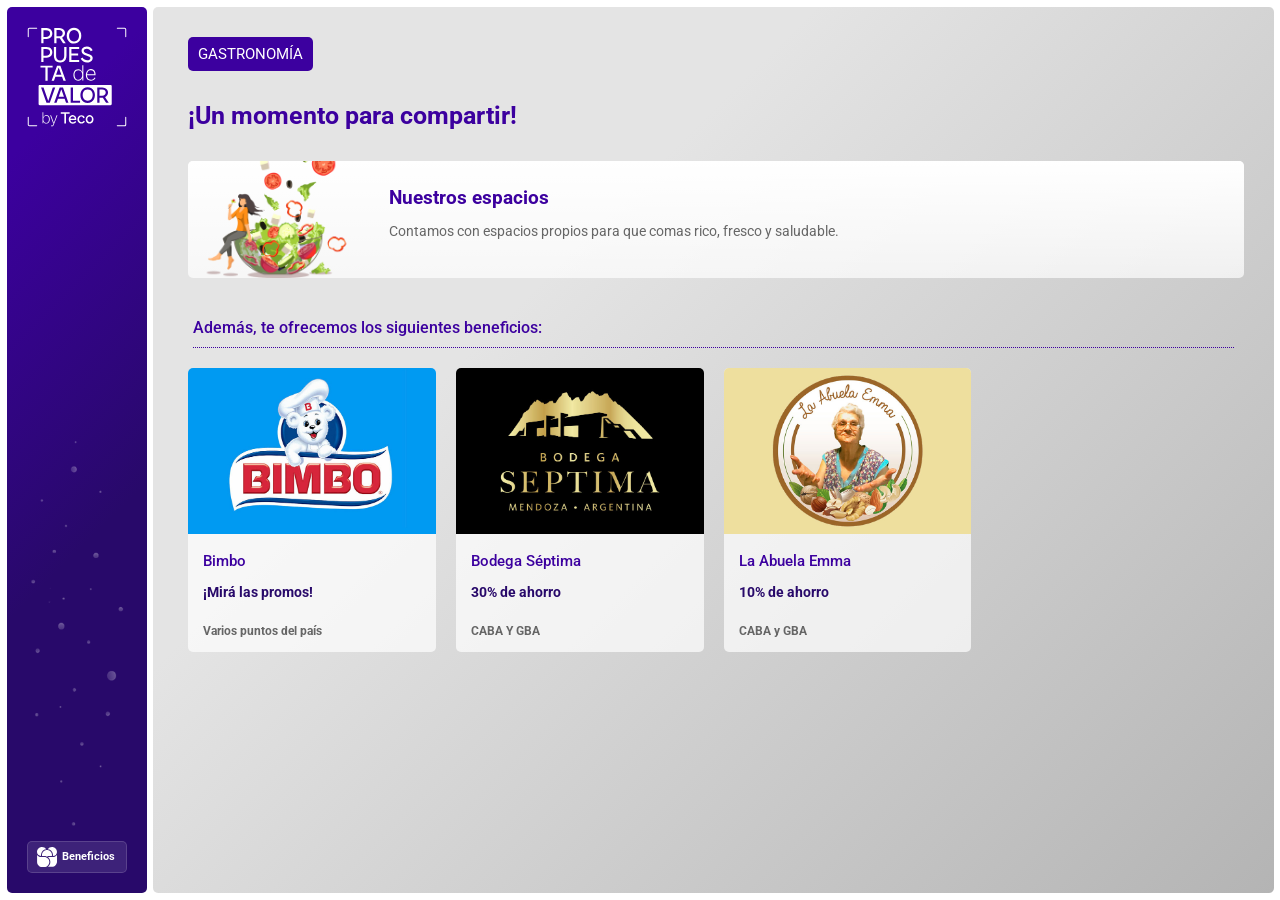
<file: categorias/gastronomia.html>
﻿<!DOCTYPE html>
<html lang="es" xmlns:mso="urn:schemas-microsoft-com:office:office"
    xmlns:msdt="uuid:C2F41010-65B3-11d1-A29F-00AA00C14882">

<head>
    <meta charset="UTF-8" />
    <meta content="width=device-width,initial-scale=1.0,maximum-scale=1.0" name="viewport">
    <title>Gastronomía :: Propuesta de Valor</title>
    <link rel="shortcut icon" type="image/x-icon" href="../assets/img/favicon.ico">
    <link rel="stylesheet" href="../assets/css/core.min.css" />
    <link rel="stylesheet" href="../assets/css/skin.css" />
    <link rel="stylesheet" href="../assets/css/pdv-beneficios.css" />
    <link rel="stylesheet" href="../assets/css/themify-icons.css" />
    <link rel="stylesheet" href="../assets/fonts/pulso/pulso.css">

    <!--[if lt IE 9]>
        <script type="text/javascript" src="http://html5shiv.googlecode.com/svn/trunk/html5.js"></script>
    <![endif]-->

    <!-- Global site tag (gtag.js) - Google Analytics -->
    <script async src="https://www.googletagmanager.com/gtag/js?id=UA-168668867-1"></script>
    <script>
        window.dataLayer = window.dataLayer || [];
        function gtag() {dataLayer.push(arguments);}
        gtag('js', new Date());

        gtag('config', 'UA-168668867-1');
    </script>

    <!-- Google Tag Manager -->
    <script>(function (w, d, s, l, i) {
            w[l] = w[l] || []; w[l].push({
                'gtm.start':
                    new Date().getTime(), event: 'gtm.js'
            }); var f = d.getElementsByTagName(s)[0],
                j = d.createElement(s), dl = l != 'dataLayer' ? '&l=' + l : ''; j.async = true; j.src =
                    'https://www.googletagmanager.com/gtm.js?id=' + i + dl; f.parentNode.insertBefore(j, f);
        })(window, document, 'script', 'dataLayer', 'GTM-NRTBZH9');</script>
    <!-- End Google Tag Manager -->

</head>

<body id="gastronomia">

    <!-- Google Tag Manager (noscript) -->
    <noscript><iframe src="https://www.googletagmanager.com/ns.html?id=GTM-NRTBZH9" height="0" width="0"
            style="display:none;visibility:hidden"></iframe></noscript>
    <!-- End Google Tag Manager (noscript) -->

    <div class="wrapper reveal-side-navigation">
        <div class="wrapper-inner">

            <!-- Content -->
            <div class="content clearfix">

                <div class="row-fluid">
                    <div class="column width-3 categoria pdv-contenido">
                        <div class="thumbnail" data-hover-easing="easeInOut" data-hover-speed="300">
                            <a class="overlay-link" data-content="inline" data-aux-classes="tml-message-modal"
                                data-toolbar="" data-modal-mode data-modal-width="600" data-lightbox-animation="fadeIn"
                                href="../">
                                <img id="logo-aside" src="../assets/img/propuestaDeValor_logo.svg" />
                                <img id="bg-aside-pdv" src="../assets/img/bg-aside.png" />
                                <object>
                                    <div id="volver">
                                        <img src="../assets/img/btn-volver.svg" /><span>Volver</span>
                                    </div>
                                </object>
                                <object>
                                    <a id="vivaEngage"
                                        href="https://www.yammer.com/teco.com.ar/#/threads/inGroup?type=in_group&feedId=12515587"
                                        target="_blank"
                                        onclick="gtag('event', 'Viva Engage', {'event_category': 'Beneficios', 'event_label': 'Beneficios'});">
                                        <p><img id="logo-aside" src="../assets/img/vivaEngage_logo.svg" />Beneficios</p>
                                    </a>
                                </object>
                            </a>
                        </div>
                    </div>
                    <div class="column width-9 contenido">
                        <div class="thumbnail" data-hover-easing="easeInOut" data-hover-speed="300">
                            <div class="row">
                                <div class="column width-12">
                                    <h3 class="categoria-pill">Gastronomía</h3>
                                </div>
                            </div>
                            <div class="row intro">
                                <div class="column width-12">
                                    <h3>¡Un momento para compartir!</h3>
                                </div>
                            </div>

                            <div class="row">
                                <div class="row banner no-padding">
                                    <div class="column width-12">

                                        <div class="row head">
                                            <div class="column width-2 no-padding">
                                                <img src="gastronomia/comedores/comedores_logo.png" alt="" />
                                            </div>
                                            <div class="column width-8">
                                                <h4>Nuestros espacios</h4>
                                                <p>Contamos con espacios propios para que comas rico, fresco y
                                                    saludable.</p>
                                            </div>
                                        </div>

                                    </div>
                                </div>
                            </div>

                            <div class="row">
                                <div class="column width-12">
                                    <h4 class="separador">Además, te ofrecemos los siguientes beneficios:</h4>
                                </div>
                            </div>
                            <div class="row flex descuentos">

                                <!-- Bimbo -->
                                <div class="column width-2 grilla-base">
                                    <a class="lightbox-link" data-content="inline" data-modal-mode
                                        data-modal-width="600" data-lightbox-animation="fadeIn" href="#bimbo"
                                        onclick="gtag('event', 'Click', {'event_category': 'Gastronomía', 'event_label': 'Bimbo'});">
                                        <div class="grilla-contenido">
                                            <img src="gastronomia/bimbo/bimbo_logo.jpg" alt="" />
                                            <div class="beneficio">
                                                <h4>Bimbo</h4>
                                            </div>
                                            <div class="ahorro">
                                                <h5>¡Mirá las promos!</h5>
                                            </div>
                                            <div class="zona">
                                                <p>Varios puntos del país</p>
                                            </div>
                                        </div>
                                    </a>
                                </div>
                                <!-- modal -->
                                <section id="bimbo" class="background-none hide">
                                    <div class="section-block info">
                                        <div class="row">
                                            <div class="column width-2">
                                                <div class="thumbnail center mb-20">
                                                    <img src="gastronomia/bimbo/bimbo_logo.jpg" />
                                                </div>
                                            </div>
                                            <div class="column width-9 no-padding">
                                                <div class="titulo">
                                                    <h3 class="categoria-pill">Gastronomía</h3>
                                                    <h3>Bimbo</h3>
                                                    <p>¡Descuentos en panificados, dulces, combos y mucho más!</p>
                                                </div>
                                            </div>
                                        </div>
                                    </div>
                                    <div class="section-block detalle">
                                        <div class="row">
                                            <div class="column width-6">
                                                <div class="items">
                                                    <span class="ti-star"></span>
                                                    <p>¡Mirá las promos!</p>
                                                    <p><a href="gastronomia/bimbo/bimbo_.pdf" target="_blank"
                                                            class="button" data-content="inline" data-modal-mode
                                                            data-lightbox-animation="fadeIn">Lista de
                                                            precios</a></p>
                                                    <p><a href="gastronomia/bimbo/bimbo_.pdf" target="_blank"
                                                            class="button" data-content="inline" data-modal-mode
                                                            data-lightbox-animation="fadeIn">Lista de
                                                            precios NEUQUEN y BAHIA BLANCA</a></p>
                                                </div>
                                            </div>
                                            <div class="column width-4">
                                                <div class="items">
                                                    <span class="ti-location-pin"></span>
                                                    <p>CABA, GBA, Mar del Plata, Rosario, Santa Fe, Neuquén,
                                                        Olavarria, Bahía Blanca,Comodoro Rivadavia y Paraná.</p>
                                                </div>
                                            </div>
                                        </div>
                                        <div class="row">
                                            <div class="column width-6">
                                                <div class="items">
                                                    <span class="ti-target"></span>
                                                    <p>Buscá tu distribuidor y hacé tu pedido por WhatsApp.</p>
                                                    <p><a href="gastronomia/bimbo/bimbo_Distribuidores.pdf"
                                                            target="_blank" class="button" data-content="inline"
                                                            data-modal-mode
                                                            data-lightbox-animation="fadeIn">Distribuidores</a></p>
                                                </div>
                                            </div>
                                            <div class="column width-4">
                                                <div class="items">
                                                    <span class="ti-timer"></span>
                                                    <p>Hasta el 31 de diciembre de 2024</p>
                                                </div>
                                            </div>
                                        </div>
                                    </div>
                                    <div class="section-block flyer">
                                        <div class="row">
                                            <div class="column width-12">
                                                <article class="post">
                                                    <div class="post-content">
                                                        <div class="thumbnail">
                                                            <img src="gastronomia/bimbo/bimbo_contenido1.jpg" />
                                                        </div>
                                                    </div>
                                                </article>
                                            </div>
                                        </div>
                                    </div>
                                </section>
                                <!-- Bimbo End -->

                                <!-- Bodega San Huberto 
                                <div class="column width-2 grilla-base">
                                    <a class="lightbox-link" data-content="inline" data-modal-mode
                                        data-modal-width="600" data-lightbox-animation="fadeIn" href="#sanhuberto"
                                        onclick="gtag('event', 'Click', {'event_category': 'Gastronomía', 'event_label': 'Bodega San Huberto'});">
                                        <div class="grilla-contenido">
                                            <img src="gastronomia/sanhuberto/sanhuberto_logo.jpg" alt="" />
                                            <div class="beneficio">
                                                <h4>Bodega San Huberto</h4>
                                            </div>
                                            <div class="ahorro">
                                                <h5>Hasta 10% de ahorro</h5>
                                            </div>
                                            <div class="zona">
                                                <p>Todo el país</p>
                                            </div>
                                        </div>
                                    </a>
                                </div>-->
                                <!-- modal 
                                <section id="sanhuberto" class="background-none hide">
                                    <div class="section-block info">
                                        <div class="row">
                                            <div class="column width-2">
                                                <div class="thumbnail center mb-20">
                                                    <img src="gastronomia/sanhuberto/sanhuberto_logo.jpg" />
                                                </div>
                                            </div>
                                            <div class="column width-9 no-padding">
                                                <div class="titulo">
                                                    <h3 class="categoria-pill">Gastronomía</h3>
                                                    <h3>Bodega San Huberto</h3>
                                                    <p>x</p>
                                                </div>
                                            </div>
                                        </div>
                                    </div>
                                    <div class="section-block detalle">
                                        <div class="row">
                                            <div class="column width-6">
                                                <div class="items">
                                                    <span class="ti-star"></span>
                                                    <p><strong>10%</strong> de ahorro</p>
                                                </div>
                                            </div>
                                            <div class="column width-4">
                                                <div class="items">
                                                    <span class="ti-location-pin"></span>
                                                    <p>Todo el país</p>
                                                </div>
                                            </div>
                                        </div>
                                        <div class="row">
                                            <div class="column width-6">
                                                <div class="items">
                                                    <span class="ti-target"></span>
                                                    <p>Llamá al (11) 5164-6141 o (11) 5131-8176.</p>
                                                </div>
                                            </div>
                                            <div class="column width-4">
                                                <div class="items">
                                                    <span class="ti-timer"></span>
                                                    <p>Hasta el 31 de diciembre de 2024</p>
                                                </div>
                                            </div>
                                        </div>
                                    </div>
                                    <div class="section-block flyer">
                                        <div class="row">
                                            <div class="column width-12">
                                                <article class="post">
                                                    <div class="post-content">
                                                        <div class="thumbnail">
                                                            <img
                                                                src="gastronomia/sanhuberto/sanhuberto_contenido1.jpg" />
                                                        </div>
                                                    </div>
                                                </article>
                                            </div>
                                        </div>
                                    </div>
                                </section>-->
                                <!-- Bodega San Huberto End -->

                                <!-- Jule Congelados -->
                                <!--<div class="column width-2 grilla-base">
                                    <a class="lightbox-link" data-content="inline" data-modal-mode
                                        data-modal-width="600" data-lightbox-animation="fadeIn" href="#jule"
                                        onclick="gtag('event', 'Click', {'event_category': 'Gastronomía', 'event_label': 'Jule Congelados'});">
                                        <div class="grilla-contenido">
                                            <img src="gastronomia/jule/jule_logo.jpg" alt="" />
                                            <div class="beneficio">
                                                <h4>Jule Congelados</h4>
                                            </div>
                                            <div class="ahorro">
                                                <h5>Hasta 15% de ahorro</h5>
                                            </div>
                                            <div class="zona">
                                                <p>Córdoba</p>
                                            </div>
                                        </div>
                                    </a>
                                </div>-->
                                <!-- modal 
                                <section id="jule" class="background-none hide">
                                    <div class="section-block info">
                                        <div class="row">
                                            <div class="column width-2">
                                                <div class="thumbnail center mb-20">
                                                    <img src="gastronomia/jule/jule_logo.jpg" />
                                                </div>
                                            </div>
                                            <div class="column width-9 no-padding">
                                                <div class="titulo">
                                                    <h3 class="categoria-pill">Gastronomía</h3>
                                                    <h3>Jule Congelados</h3>
                                                    <p>¡Alimentos congelados que te ahorran tiempo y dinero!</p>
                                                </div>
                                            </div>
                                        </div>
                                    </div>
                                    <div class="section-block detalle">
                                        <div class="row">
                                            <div class="column width-6">
                                                <div class="items">
                                                    <span class="ti-star"></span>
                                                    <p><strong>15%</strong> de ahorro</p>
                                                </div>
                                            </div>
                                            <div class="column width-4">
                                                <div class="items">
                                                    <span class="ti-location-pin"></span>
                                                    <p>Córdoba</p>
                                                </div>
                                            </div>
                                        </div>
                                        <div class="row">
                                            <div class="column width-6">
                                                <div class="items">
                                                    <span class="ti-target"></span>
                                                    <p>Ingresá a <a href="https://kyte.site/jule-4"
                                                            target="_blank">kyte.site/jule-4</a> o llamá al (351)
                                                        732-7421 y utilizá el cupón <strong>JULETELECOM</strong>.</p>
                                                </div>
                                            </div>
                                            <div class="column width-4">
                                                <div class="items">
                                                    <span class="ti-timer"></span>
                                                    <p>Hasta el 31 de diciembre de 2022</p>
                                                </div>
                                            </div>
                                        </div>
                                    </div>
                                    <div class="section-block flyer">
                                        <div class="row">
                                            <div class="column width-12">
                                                <article class="post">
                                                    <div class="post-content">
                                                        <div class="thumbnail">
                                                            <img
                                                                src="gastronomia/jule/jule_contenido1.jpg" />
                                                        </div>
                                                    </div>
                                                </article>
                                            </div>
                                        </div>
                                    </div>
                                </section>-->
                                <!-- Jule Congelados End -->

                                <!-- Sello Austral 
                                <div class="column width-2 grilla-base">
                                    <a class="lightbox-link" data-content="inline" data-modal-mode
                                        data-modal-width="600" data-lightbox-animation="fadeIn" href="#selloAustral"
                                        onclick="gtag('event', 'Click', {'event_category': 'Gastronomía', 'event_label': 'Sello Austral'});">
                                        <div class="grilla-contenido">
                                            <img src="gastronomia/selloAustral/selloAustral_logo.jpg" alt="" />
                                            <div class="beneficio">
                                                <h4>Sello Austral</h4>
                                            </div>
                                            <div class="ahorro">
                                                <h5>Hasta 20% de ahorro</h5>
                                            </div>
                                            <div class="zona">
                                                <p>Todo el país</p>
                                            </div>
                                        </div>
                                    </a>
                                </div>-->
                                <!-- modal 
                                <section id="selloAustral" class="background-none hide">
                                    <div class="section-block info">
                                        <div class="row">
                                            <div class="column width-2">
                                                <div class="thumbnail center mb-20">
                                                    <img src="gastronomia/selloAustral/selloAustral_logo.jpg" />
                                                </div>
                                            </div>
                                            <div class="column width-9 no-padding">
                                                <div class="titulo">
                                                    <h3 class="categoria-pill">Gastronomía</h3>
                                                    <h3>Sello Austral</h3>
                                                    <p>¡Ahorrá en productos exclusivos!</p>
                                                </div>
                                            </div>
                                        </div>
                                    </div>
                                    <div class="section-block detalle">
                                        <div class="row">
                                            <div class="column width-6">
                                                <div class="items">
                                                    <span class="ti-star"></span>
                                                    <p>Hasta <strong>20%</strong> de ahorro</p>
                                                </div>
                                            </div>
                                            <div class="column width-4">
                                                <div class="items">
                                                    <span class="ti-location-pin"></span>
                                                    <p>Todo el país</p>
                                                </div>
                                            </div>
                                        </div>
                                        <div class="row">
                                            <div class="column width-6">
                                                <div class="items">
                                                    <span class="ti-target"></span>
                                                    <p>Ingresá a <a href="https://www.selloaustral.com/"
                                                            target="_blank">www.selloaustral.com</a> e ingresá el código
                                                        de descuento.</p>
                                                </div>
                                            </div>
                                            <div class="column width-4">
                                                <div class="items">
                                                    <span class="ti-timer"></span>
                                                    <p>Hasta el 31 de diciembre de 2024</p>
                                                </div>
                                            </div>
                                        </div>
                                    </div>
                                    <div class="section-block flyer">
                                        <div class="row">
                                            <div class="column width-12">
                                                <article class="post">
                                                    <div class="post-content">
                                                        <div class="thumbnail">
                                                            <img
                                                                src="gastronomia/selloAustral/selloAustral_contenido1.jpg" />
                                                        </div>
                                                    </div>
                                                </article>
                                            </div>
                                        </div>
                                    </div>
                                </section>-->
                                <!-- Sello Austral End -->

                                <!-- Bodega Séptima -->
                                <div class="column width-2 grilla-base">
                                    <a class="lightbox-link" data-content="inline" data-modal-mode
                                        data-modal-width="600" data-lightbox-animation="fadeIn" href="#bodegaSeptima"
                                        onclick="gtag('event', 'Click', {'event_category': 'Gastronomía', 'event_label': 'Bodega Séptima'});">
                                        <div class="grilla-contenido">
                                            <img src="gastronomia/bodegaSeptima/bodegaSeptima_logo.jpg" alt="" />
                                            <div class="beneficio">
                                                <h4>Bodega Séptima</h4>
                                            </div>
                                            <div class="ahorro">
                                                <h5>30% de ahorro</h5>
                                            </div>
                                            <div class="zona">
                                                <p>CABA Y GBA</p>
                                            </div>
                                        </div>
                                    </a>
                                </div>
                                <!-- modal -->
                                <section id="bodegaSeptima" class="background-none hide">
                                    <div class="section-block info">
                                        <div class="row">
                                            <div class="column width-2">
                                                <div class="thumbnail center mb-20">
                                                    <img src="gastronomia/bodegaSeptima/bodegaSeptima_logo.jpg" />
                                                </div>
                                            </div>
                                            <div class="column width-9 no-padding">
                                                <div class="titulo">
                                                    <h3 class="categoria-pill">Gastronomía</h3>
                                                    <h3>Bodega Séptima</h3>
                                                    <p>Descuento en vinos de media y alta gama.</p>
                                                </div>
                                            </div>
                                        </div>
                                    </div>
                                    <div class="section-block detalle">
                                        <div class="row">
                                            <div class="column width-6">
                                                <div class="items">
                                                    <span class="ti-star"></span>
                                                    <p>Descuento de <strong> 30% </strong> La cantidad mínima de compra
                                                        es de 1 (una) caja cerrada, no siendo los productos combinables.
                                                        <strong> 30%</strong> en compras de productos
                                                        de Codorniu Argentina S.A.<strong> </strong>
                                                    </p>
                                                </div>
                                            </div>
                                            <div class="column width-4">
                                                <div class="items">
                                                    <span class="ti-location-pin"></span>
                                                    <p>CABA y GBA</p>
                                                </div>
                                            </div>
                                        </div>
                                        <div class="row">
                                            <div class="column width-6">
                                                <div class="items">
                                                    <span class="ti-target"></span>
                                                    <p>Ingresá a <a
                                                            href="https://tienda.bodegaseptima.com/">https://tienda.bodegaseptima.com/</a>
                                                        y registrate con tu mail corporativo</p>
                                                </div>
                                            </div>
                                            <div class="column width-4">
                                                <div class="items">
                                                    <span class="ti-timer"></span>
                                                    <p>Hasta el 31 de diciembre de 2024</p>
                                                </div>
                                            </div>
                                        </div>
                                    </div>
                                    <div class="section-block flyer">
                                        <div class="row">
                                            <div class="column width-12">
                                                <article class="post">
                                                    <div class="post-content">
                                                        <div class="thumbnail">
                                                            <img
                                                                src="gastronomia/bodegaSeptima/bodegaSeptima_contenido1.jpg" />
                                                        </div>
                                                        <div class="thumbnail">
                                                            <img
                                                                src="gastronomia/bodegaSeptima/bodegaSeptima_contenido2.jpg" />
                                                        </div>
                                                    </div>
                                                </article>
                                            </div>
                                        </div>
                                    </div>
                                </section>
                                <!-- Bodega Séptima End -->

                                <!-- La Abuela Emma -->
                                <div class="column width-2 grilla-base">
                                    <a class="lightbox-link" data-content="inline" data-modal-mode
                                        data-modal-width="600" data-lightbox-animation="fadeIn" href="#laAbuelaEmma"
                                        onclick="gtag('event', 'Click', {'event_category': 'Gastronomía', 'event_label': 'La Abuela Emma'});">
                                        <div class="grilla-contenido">
                                            <img src="gastronomia/laAbuelaEmma/laAbuelaEmma_logo.jpg" alt="" />
                                            <div class="beneficio">
                                                <h4>La Abuela Emma</h4>
                                            </div>
                                            <div class="ahorro">
                                                <h5>10% de ahorro</h5>
                                            </div>
                                            <div class="zona">
                                                <p>CABA y GBA</p>
                                            </div>
                                        </div>
                                    </a>
                                </div>
                                <!-- modal -->
                                <section id="laAbuelaEmma" class="background-none hide">
                                    <div class="section-block info">
                                        <div class="row">
                                            <div class="column width-2">
                                                <div class="thumbnail center mb-20">
                                                    <img src="gastronomia/laAbuelaEmma/laAbuelaEmma_logo.jpg" />
                                                </div>
                                            </div>
                                            <div class="column width-10">
                                                <div class="titulo">
                                                    <h3 class="categoria-pill">Gastronomía</h3>
                                                    <h3>La Abuela Emma</h3>
                                                    <p>Alimentos naturales y saludables.</p>
                                                </div>
                                            </div>
                                        </div>
                                    </div>
                                    <div class="section-block detalle">
                                        <div class="row">
                                            <div class="column width-6">
                                                <div class="items">
                                                    <span class="ti-star"></span>
                                                    <p><strong>10%</strong> de ahorro</p>
                                                    <p><a href="gastronomia/laAbuelaEmma/laAbuelaEmma_Planilla.xlsx"
                                                            target="_blank" class="button" data-content="inline"
                                                            data-modal-mode data-lightbox-animation="fadeIn">Planilla de
                                                            pedidos</a>
                                                        <a href="gastronomia/laAbuelaEmma/laAbuelaEmma_CostosDeEnvio.pdf"
                                                            target="_blank" class="button" data-content="inline"
                                                            data-modal-mode data-lightbox-animation="fadeIn">Costos de
                                                            Envio</a>
                                                    </p>
                                                </div>
                                            </div>
                                            <div class="column width-4">
                                                <div class="items">
                                                    <span class="ti-location-pin"></span>
                                                    <p>CABA y GBA</p>
                                                </div>
                                            </div>
                                        </div>
                                        <div class="row">
                                            <div class="column width-6">
                                                <div class="items">
                                                    <span class="ti-target"></span>
                                                    <p>Completá la planilla y enviala al mail: <a
                                                            href="mailto:laabuelaemmaok@gmail.com"
                                                            target="_blank">laabuelaemmaok@gmail.com</a> o O por
                                                        WhatsApp al 11 5147-0144.</p>
                                                </div>
                                            </div>
                                            <div class="column width-4">
                                                <div class="items">
                                                    <span class="ti-timer"></span>
                                                    <p>Hasta el 31 de diciembre de 2024</p>
                                                </div>
                                            </div>
                                        </div>
                                    </div>
                                    <div class="section-block flyer">
                                        <div class="row">
                                            <div class="column width-12">
                                                <article class="post">
                                                    <div class="post-content">
                                                        <div class="thumbnail">
                                                            <img
                                                                src="gastronomia/laAbuelaEmma/laAbuelaEmma_contenido1.jpg" />
                                                        </div>
                                                    </div>
                                                </article>
                                            </div>

                                        </div>
                                    </div>
                                </section>
                                <!-- La Abuela Emma End -->

                                <!-- Delivery Market Mariani 
                                <div class="column width-2 grilla-base">
                                    <a class="lightbox-link" data-content="inline" data-modal-mode
                                        data-modal-width="600" data-lightbox-animation="fadeIn"
                                        href="#deliveryMarketMariani"
                                        onclick="gtag('event', 'Click', {'event_category': 'Gastronomía', 'event_label': 'Delivery Market Mariani'});">
                                        <div class="grilla-contenido">
                                            <img src="gastronomia/deliveryMarketMariani/deliveryMarketMariani_logo.jpg"
                                                alt="" />
                                            <div class="beneficio">
                                                <h4>Delivery Market Mariani</h4>
                                            </div>
                                            <div class="ahorro">
                                                <h5>Bonificación de productos</h5>
                                            </div>
                                            <div class="zona">
                                                <p>Córdoba</p>
                                            </div>
                                        </div>
                                    </a>
                                </div>-->
                                <!-- modal
                                <section id="deliveryMarketMariani" class="background-none hide">
                                    <div class="section-block info">
                                        <div class="row">
                                            <div class="column width-2">
                                                <div class="thumbnail center mb-20">
                                                    <img
                                                        src="gastronomia/deliveryMarketMariani/deliveryMarketMariani_logo.jpg" />
                                                </div>
                                            </div>
                                            <div class="column width-10">
                                                <div class="titulo">
                                                    <h3 class="categoria-pill">Gastronomía</h3>
                                                    <h3>Delivery Market Mariani</h3>
                                                    <p>Comida casera en tu freezer.</p>
                                                </div>
                                            </div>
                                        </div>
                                    </div>
                                    <div class="section-block detalle">
                                        <div class="row">
                                            <div class="column width-6">
                                                <div class="items">
                                                    <span class="ti-star"></span>
                                                    <p>Bonificación de productos</p>
                                                </div>
                                            </div>
                                            <div class="column width-4">
                                                <div class="items">
                                                    <span class="ti-location-pin"></span>
                                                    <p>Córdoba</p>
                                                </div>
                                            </div>
                                        </div>
                                        <div class="row">
                                            <div class="column width-6">
                                                <div class="items">
                                                    <span class="ti-target"></span>
                                                    <p>Ingresá a <a href="https://deliverymarket.marianisg.com.ar/"
                                                            target="_blank">https://deliverymarket.marianisg.com.ar</a>
                                                        o por WhatsApp al (351) 268-4444 con el código
                                                        <strong>TECO</strong>.
                                                    </p>
                                                </div>
                                            </div>
                                            <div class="column width-4">
                                                <div class="items">
                                                    <span class="ti-timer"></span>
                                                    <p>Hasta el 31 de diciembre de 2024</p>
                                                </div>
                                            </div>
                                        </div>
                                    </div>
                                    <div class="section-block flyer">
                                        <div class="row">
                                            <div class="column width-12">
                                                <article class="post">
                                                    <div class="post-content">
                                                        <div class="thumbnail">
                                                            <img
                                                                src="gastronomia/deliveryMarketMariani/deliveryMarketMariani_contenido1.jpg" />
                                                        </div>
                                                    </div>
                                                </article>
                                            </div>

                                        </div>
                                    </div>
                                </section>-->
                                <!-- Delivery Market Mariani End -->

                                <!-- Campobravo
                                <div class="column width-2 grilla-base">
                                    <a class="lightbox-link" data-content="inline" data-modal-mode data-modal-width="600" data-lightbox-animation="fadeIn" href="#campobravo" onclick="gtag('event', 'Click', {'event_category': 'Gastronomía', 'event_label': 'Campobravo'});">
                                        <div class="grilla-contenido">
                                            <img src="gastronomia/campobravo/campobravo_logo.jpg" alt=""/>
                                            <div class="beneficio"><h4>Campobravo</h4></div>
                                            <div class="ahorro"><h5>10% de ahorro</h5></div>
                                            <div class="zona"><p>CABA</p></div>
                                        </div>
                                    </a>
                                </div> -->
                                <!-- modal 
                                <section id="campobravo" class="background-none hide">
                                    <div class="section-block info">
                                        <div class="row">
                                            <div class="column width-2">
                                                <div class="thumbnail center mb-20">
                                                    <img src="gastronomia/campobravo/campobravo_logo.jpg" />
                                                </div>
                                            </div>
                                            <div class="column width-10">
                                                <div class="titulo">
                                                    <h3 class="categoria-pill">Gastronomía</h3>
                                                    <h3>Campobravo</h3>
                                                    <p>Restaurant 100% libre de gluten.</p>
                                                </div>
                                            </div>
                                        </div>
                                    </div>
                                    <div class="section-block detalle">
                                        <div class="row">
                                            <div class="column width-6">
                                                <div class="items">
                                                    <span class="ti-star"></span>
                                                    <p><strong>10%</strong> de ahorro</p>
                                                </div>
                                            </div>
                                            <div class="column width-4">
                                                <div class="items">
                                                    <span class="ti-location-pin"></span>
                                                    <p>CABA</p>
                                                </div>
                                            </div>
                                        </div>
                                        <div class="row">
                                            <div class="column width-6">
                                                <div class="items">
                                                    <span class="ti-target"></span>
                                                    <p>Para acceder debés presentar tu credencial laboral.</p>
                                                </div>
                                            </div>
                                            <div class="column width-4">
                                                <div class="items">
                                                    <span class="ti-timer"></span>
                                                    <p>Hasta el 31 de diciembre de 2024</p>
                                                </div>
                                            </div>
                                        </div>
                                    </div>
                                    <div class="section-block flyer">
                                        <div class="row">
                                            <div class="column width-12">
                                                <article class="post">
                                                    <div class="post-content">
                                                        <div class="thumbnail">
                                                            <img
                                                                src="gastronomia/campobravo/campobravo_contenido1.jpg" />
                                                        </div>
                                                    </div>
                                                </article>
                                            </div>

                                        </div>
                                    </div>
                                </section>-->
                                <!-- Campobravo End -->

                                <!-- The Food Market
                                <div class="column width-2 grilla-base">
                                    <a class="lightbox-link" data-content="inline" data-modal-mode
                                        data-modal-width="600" data-lightbox-animation="fadeIn" href="#theFoodMarket"
                                        onclick="gtag('event', 'Click', {'event_category': 'Gastronomía', 'event_label': 'The Food Market'});">
                                        <div class="grilla-contenido">
                                            <img src="gastronomia/theFoodMarket/theFoodMarket_logo.jpg"
                                                alt="" />
                                            <div class="beneficio">
                                                <h4>The Food Market</h4>
                                            </div>
                                            <div class="ahorro">
                                                <h5>10% de ahorro</h5>
                                            </div>
                                            <div class="zona">
                                                <p>CABA</p>
                                            </div>
                                        </div>
                                    </a>
                                </div> -->
                                <!-- modal
                                <section id="theFoodMarket" class="background-none hide">
                                    <div class="section-block info">
                                        <div class="row">
                                            <div class="column width-2">
                                                <div class="thumbnail center mb-20">
                                                    <img
                                                        src="gastronomia/theFoodMarket/theFoodMarket_logo.jpg" />
                                                </div>
                                            </div>
                                            <div class="column width-9 no-padding">
                                                <div class="titulo">
                                                    <h3 class="categoria-pill">gastronomia</h3>
                                                    <h3>The Food Market</h3>
                                                    <p>Descuento en la tienda online.</p>
                                                </div>
                                            </div>
                                        </div>
                                    </div>
                                    <div class="section-block detalle">
                                        <div class="row">
                                            <div class="column width-6">
                                                <div class="items">
                                                    <span class="ti-star"></span>
                                                    <p><strong>10%</strong> de ahorro</p>
                                                </div>
                                            </div>
                                            <div class="column width-4">
                                                <div class="items">
                                                    <span class="ti-location-pin"></span>
                                                    <p>CABA</p>
                                                </div>
                                            </div>
                                        </div>
                                        <div class="row">
                                            <div class="column width-6">
                                                <div class="items">
                                                    <span class="ti-target"></span>
                                                    <p>Ingresá a <a href="https://www.thefoodmarket.com.ar"
                                                            target="_blank">https://www.thefoodmarket.com.ar</a> con el
                                                        código TELECOMTFM</p>
                                                </div>
                                            </div>
                                            <div class="column width-4">
                                                <div class="items">
                                                    <span class="ti-timer"></span>
                                                    <p>Hasta el 31 de diciembre de 2022</p>
                                                </div>
                                            </div>
                                        </div>
                                    </div>
                                    <div class="section-block flyer">
                                        <div class="row">
                                            <div class="column width-12">
                                                <article class="post">
                                                    <div class="post-content">
                                                        <div class="thumbnail">
                                                            <img
                                                                src="gastronomia/theFoodMarket/theFoodMarket_contenido1.jpg" />
                                                        </div>
                                                    </div>
                                                </article>
                                            </div>
                                        </div>
                                    </div>
                                </section>-->
                                <!-- The Food Market End -->

                            </div>
                        </div>
                    </div>
                </div>

            </div>
            <!-- Content End -->

        </div>
    </div>

    <!-- Js -->
    <script type="text/javascript" src="../assets/js/jquery-1.12.4.min.js"></script>
    <script type="text/javascript" src="../assets/js/jquery.tm.equalize.min.js"></script>
    <script type="text/javascript" src="../assets/js/timber.master.min.js"></script>

</body>

</html>
</file>
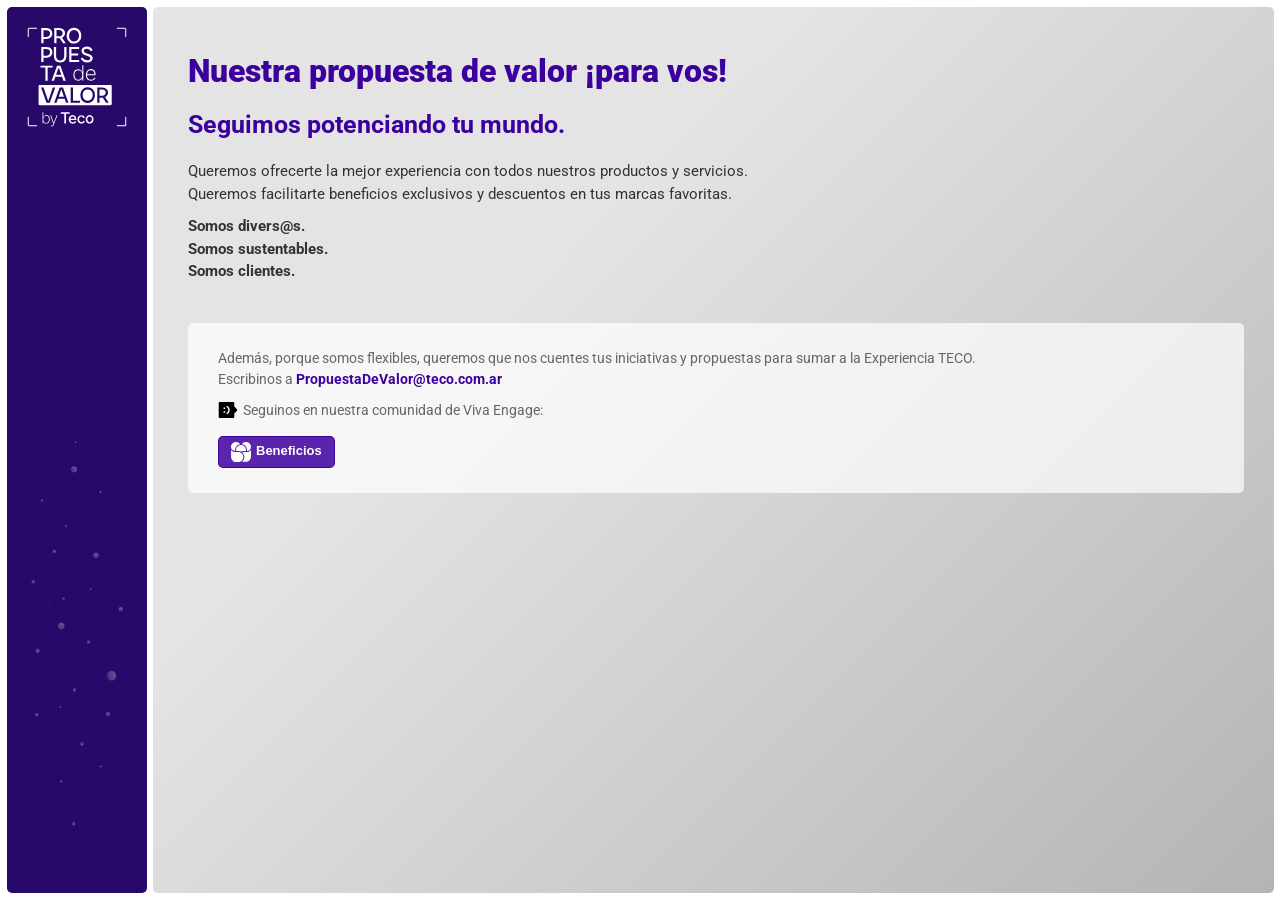
<file: categorias/nuestraPropuesta.html>
﻿<!DOCTYPE html>
<html lang="es" xmlns:mso="urn:schemas-microsoft-com:office:office"
	xmlns:msdt="uuid:C2F41010-65B3-11d1-A29F-00AA00C14882">

<head>
	<meta charset="UTF-8" />
	<meta content="width=device-width,initial-scale=1.0,maximum-scale=1.0" name="viewport">
	<title>Propuesta de Valor</title>
	<link rel="shortcut icon" type="image/x-icon" href="../assets/img/favicon.ico">
	<link rel="stylesheet" href="../assets/css/core.min.css" />
	<link rel="stylesheet" href="../assets/css/skin.css" />
	<link rel="stylesheet" href="../assets/css/pdv-beneficios.css" />
	<link rel="stylesheet" href="../assets/css/themify-icons.css" />
	<link rel="stylesheet" href="../assets/fonts/pulso/pulso.css">

	<!--[if lt IE 9]>
		<script type="text/javascript" src="http://html5shiv.googlecode.com/svn/trunk/html5.js"></script>
	<![endif]-->

	<!-- Global site tag (gtag.js) - Google Analytics -->
	<script async src="https://www.googletagmanager.com/gtag/js?id=UA-168668867-1"></script>
	<script>
		window.dataLayer = window.dataLayer || [];
		function gtag() {dataLayer.push(arguments);}
		gtag('js', new Date());

		gtag('config', 'UA-168668867-1');
	</script>

	<!-- Google Tag Manager -->
	<script>(function (w, d, s, l, i) {
			w[l] = w[l] || []; w[l].push({
				'gtm.start':
					new Date().getTime(), event: 'gtm.js'
			}); var f = d.getElementsByTagName(s)[0],
				j = d.createElement(s), dl = l != 'dataLayer' ? '&l=' + l : ''; j.async = true; j.src =
					'https://www.googletagmanager.com/gtm.js?id=' + i + dl; f.parentNode.insertBefore(j, f);
		})(window, document, 'script', 'dataLayer', 'GTM-NRTBZH9');</script>
	<!-- End Google Tag Manager -->

</head>

<body id="pdv">

	<!-- Google Tag Manager (noscript) -->
	<noscript><iframe src="https://www.googletagmanager.com/ns.html?id=GTM-NRTBZH9" height="0" width="0"
			style="display:none;visibility:hidden"></iframe></noscript>
	<!-- End Google Tag Manager (noscript) -->

	<div class="wrapper reveal-side-navigation">
		<div class="wrapper-inner">

			<!-- Content -->
			<div class="content clearfix">

				<div class="row-fluid">
					<div class="column width-3 categoria pdv-contenido">
						<div class="thumbnail" data-hover-easing="easeInOut" data-hover-speed="300">
							<a class="overlay-link" data-content="inline" data-aux-classes="tml-message-modal"
								data-toolbar="" data-modal-mode data-modal-width="600" data-lightbox-animation="fadeIn"
								href="../">
								<img id="logo-aside" src="../assets/img/propuestaDeValor_logo.svg" />
								<img id="bg-aside-pdv" src="../assets/img/bg-aside.png" />
								<object>
									<div id="volver">
										<img src="../assets/img/btn-volver.svg" /><span>Volver</span>
									</div>
								</object>
							</a>
						</div>
					</div>
					<div class="column width-9 contenido">
						<div class="thumbnail" data-hover-easing="easeInOut" data-hover-speed="300">
							<div class="row intro">
								<div class="column width-9">
									<h2><strong>Nuestra propuesta de valor ¡para vos!</strong></h2>
									<h3 class="mb-30">Seguimos potenciando tu mundo.</h3>
									<p class="lead mb-10">Queremos ofrecerte la mejor experiencia con todos nuestros
										productos y servicios.<br />Queremos facilitarte beneficios exclusivos y
										descuentos en tus marcas favoritas.</p>
									<p class="lead mb-30"><strong>Somos divers@s.<br />Somos sustentables.<br />Somos
											clientes.</strong></p>
								</div>
								<!-- <div class="column width-3 right pt-30">
									<img id="proposito" src="../assets/img/proposito.svg" />
								</div> -->
							</div>

							<div class="row">
								<div class="row banner">
									<div class="column width-12">
										<p class="pb-10">Además, porque somos flexibles, queremos que nos cuentes tus
											iniciativas y propuestas para sumar a la Experiencia TECO.<br />Escribinos a
											<a href="mailto:PropuestaDeValor@teco.com.ar"
												target="_blank">PropuestaDeValor@teco.com.ar</a>
										</p>
										<p class="pb-5" style="display: flex;">
											<img src="../assets/img/caritaVivaEngage.svg" id="caritaVivaEngage">Seguinos
											en
											nuestra
											comunidad de Viva Engage:
										</p>
										<p><a href="https://www.yammer.com/teco.com.ar/#/threads/inGroup?type=in_group&feedId=12515587"
												target="_blank" class="button vivaEngage"
												onclick="gtag('event', 'Viva Engage', {'event_category': 'Beneficios', 'event_label': 'Beneficios'});">
												<img class="vivaEngage"
													src="../assets/img/vivaEngage_logo.svg" />Beneficios</a>
										</p>
									</div>
								</div>
							</div>

						</div>
					</div>

				</div>
				<!-- Content End -->

			</div>
		</div>

		<!-- Js -->
		<script type="text/javascript" src="../assets/js/jquery-1.12.4.min.js"></script>
		<script type="text/javascript" src="../assets/js/jquery.tm.equalize.min.js"></script>
		<script type="text/javascript" src="../assets/js/timber.master.min.js"></script>

</body>

</html>
</file>
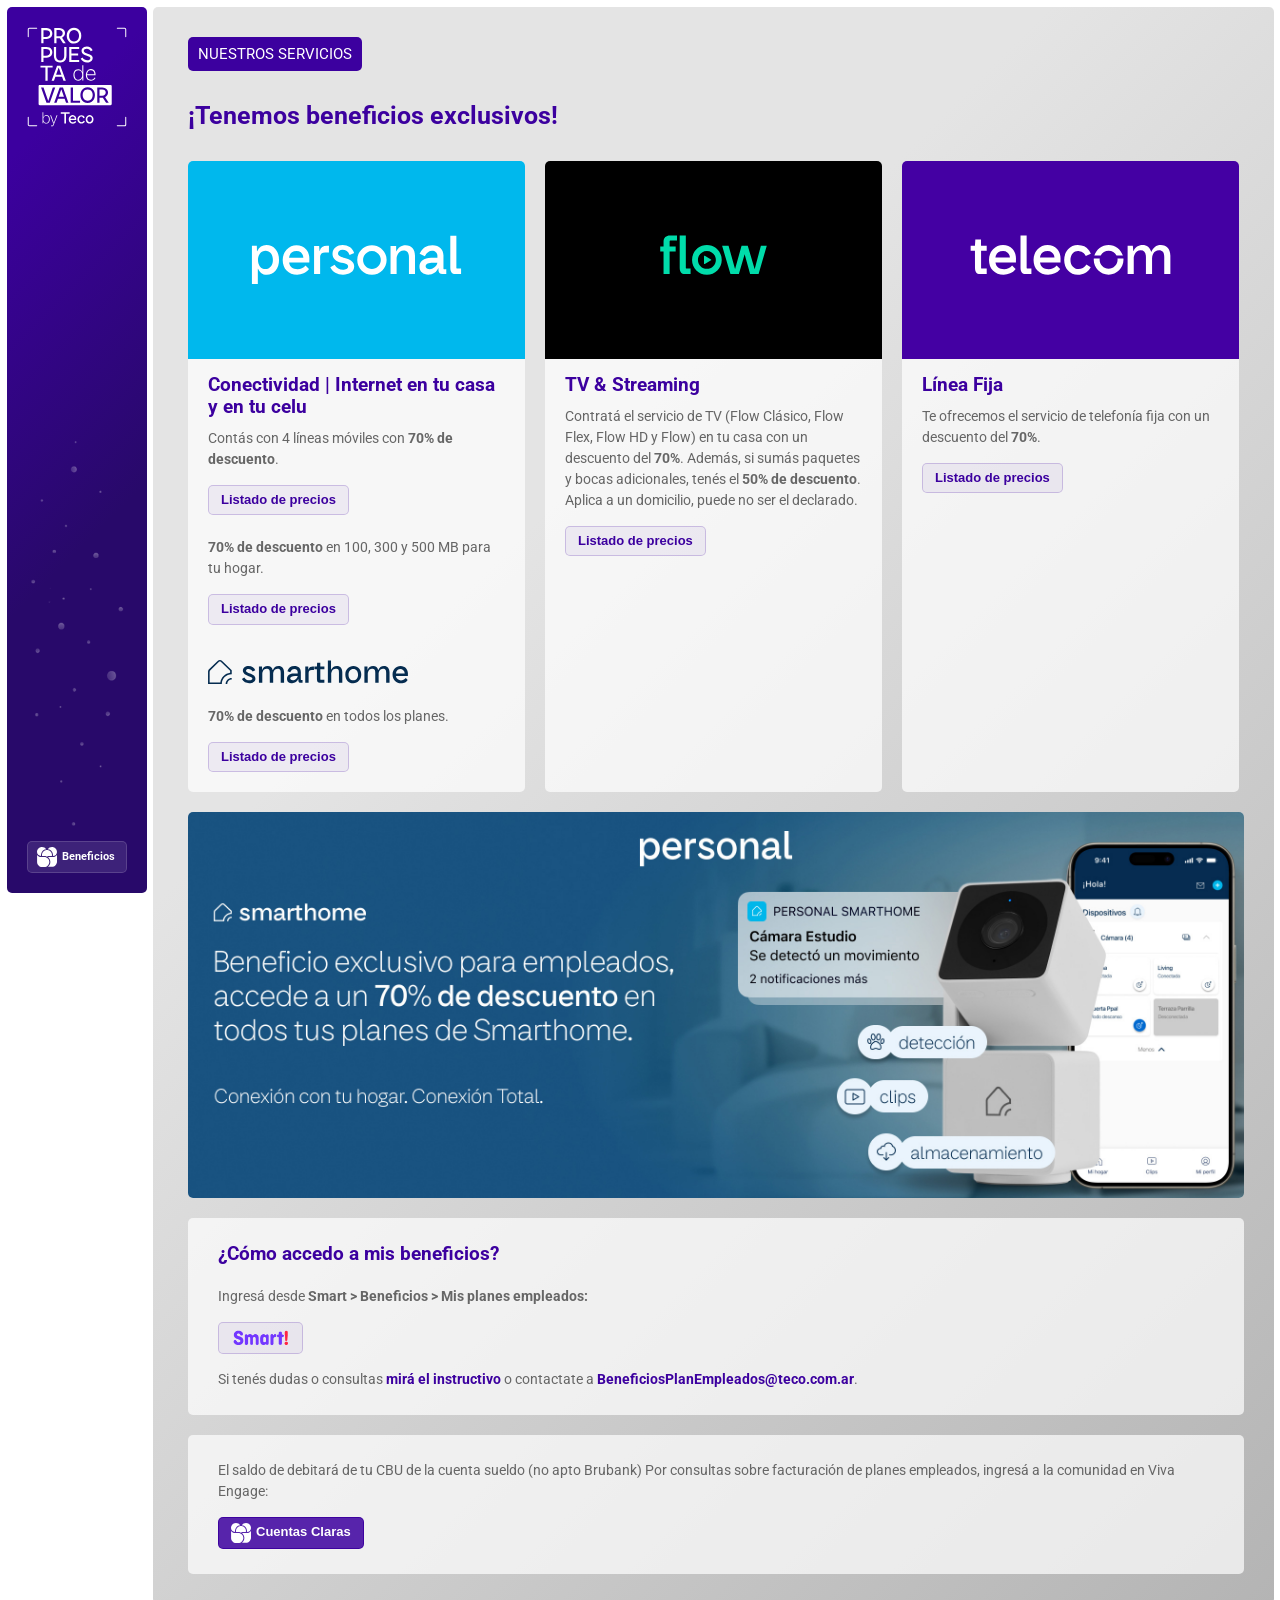
<file: categorias/nuestrosServicios.html>
﻿<!DOCTYPE html>
<html lang="es" xmlns:mso="urn:schemas-microsoft-com:office:office"
    xmlns:msdt="uuid:C2F41010-65B3-11d1-A29F-00AA00C14882">

<head>
    <meta charset="UTF-8" />
    <meta content="width=device-width,initial-scale=1.0,maximum-scale=1.0" name="viewport">
    <title>Nuestros servicios :: Propuesta de Valor</title>
    <link rel="shortcut icon" type="image/x-icon" href="../assets/img/favicon.ico">
    <link rel="stylesheet" href="../assets/css/core.min.css" />
    <link rel="stylesheet" href="../assets/css/skin.css" />
    <link rel="stylesheet" href="../assets/css/pdv-beneficios.css" />
    <link rel="stylesheet" href="../assets/css/themify-icons.css" />
    <link rel="stylesheet" href="../assets/fonts/pulso/pulso.css">

    <!--[if lt IE 9]>
		<script type="text/javascript" src="http://html5shiv.googlecode.com/svn/trunk/html5.js"></script>
	<![endif]-->

    <!-- Global site tag (gtag.js) - Google Analytics -->
    <script async src="https://www.googletagmanager.com/gtag/js?id=UA-168668867-1"></script>
    <script>
        window.dataLayer = window.dataLayer || [];
        function gtag() {dataLayer.push(arguments);}
        gtag('js', new Date());

        gtag('config', 'UA-168668867-1');
    </script>

    <!-- Google Tag Manager -->
    <script>(function (w, d, s, l, i) {
            w[l] = w[l] || []; w[l].push({
                'gtm.start':
                    new Date().getTime(), event: 'gtm.js'
            }); var f = d.getElementsByTagName(s)[0],
                j = d.createElement(s), dl = l != 'dataLayer' ? '&l=' + l : ''; j.async = true; j.src =
                    'https://www.googletagmanager.com/gtm.js?id=' + i + dl; f.parentNode.insertBefore(j, f);
        })(window, document, 'script', 'dataLayer', 'GTM-NRTBZH9');</script>
    <!-- End Google Tag Manager -->

</head>

<body id="nuestrosServicios">

    <!-- Google Tag Manager (noscript) -->
    <noscript><iframe src="https://www.googletagmanager.com/ns.html?id=GTM-NRTBZH9" height="0" width="0"
            style="display:none;visibility:hidden"></iframe></noscript>
    <!-- End Google Tag Manager (noscript) -->

    <div class="wrapper reveal-side-navigation">
        <div class="wrapper-inner">

            <!-- Content -->
            <div class="content clearfix">

                <div class="row-fluid">
                    <div class="column width-3 categoria pdv-contenido">
                        <div class="thumbnail" data-hover-easing="easeInOut" data-hover-speed="300">
                            <a class="overlay-link" data-content="inline" data-aux-classes="tml-message-modal"
                                data-toolbar="" data-modal-mode data-modal-width="600" data-lightbox-animation="fadeIn"
                                href="../">
                                <img id="logo-aside" src="../assets/img/propuestaDeValor_logo.svg" />
                                <img id="bg-aside-pdv" src="../assets/img/bg-aside.png" />
                                <object>
                                    <div id="volver">
                                        <img src="../assets/img/btn-volver.svg" /><span>Volver</span>
                                    </div>
                                </object>
                                <object>
                                    <a id="vivaEngage"
                                        href="https://www.yammer.com/teco.com.ar/#/threads/inGroup?type=in_group&feedId=12515587"
                                        target="_blank"
                                        onclick="gtag('event', 'Viva Engage', {'event_category': 'Beneficios', 'event_label': 'Beneficios'});">
                                        <p><img id="logo-aside" src="../assets/img/vivaEngage_logo.svg" />Beneficios</p>
                                    </a>
                                </object>
                            </a>
                        </div>
                    </div>
                    <div class="column width-9 contenido">
                        <div class="thumbnail" data-hover-easing="easeInOut" data-hover-speed="300">
                            <div class="row">
                                <div class="column width-12">
                                    <h3 class="categoria-pill">Nuestros servicios</h3>
                                </div>
                            </div>
                            <div class="row intro">
                                <div class="column width-12">
                                    <h3>¡Tenemos beneficios exclusivos!</h3>
                                </div>
                            </div>
                            <div class="row flex servicios">

                                <div class="column width-4">
                                    <div
                                        style="padding: 45px 0px; background: #00B8ED; border-top-right-radius: 5px !important; border-top-left-radius: 5px !important;">
                                        <img src="../assets/img/logos/personal-logo.svg" alt="" />
                                    </div>
                                    <h4>Conectividad | Internet en tu casa y en tu celu</h4>
                                    <p>Contás con 4 líneas móviles con <strong>70% de descuento</strong>.</p>
                                    <p><a href="#personal" class="lightbox-link button" data-content="inline"
                                            data-modal-mode data-lightbox-animation="fadeIn"
                                            onclick="gtag('event', 'Lista de Precios', {'event_category': 'Nuestos Servicios', 'event_label': 'Personal'});">Listado
                                            de precios</a></p>
                                    <p style="margin-top: 17px;"><strong>70% de descuento</strong> en 100, 300 y 500 MB
                                        para tu hogar.</p>
                                    <p><a href="#internet" class="lightbox-link button" data-content="inline"
                                            data-modal-mode data-lightbox-animation="fadeIn"
                                            onclick="gtag('event', 'Lista de Precios', {'event_category': 'Nuestos Servicios', 'event_label': 'Internet'});">Listado
                                            de precios</a></p>
                                    <p style="margin-top: 30px;"><img src="../assets/img/logos/smarthome-logo.svg"
                                            alt="" style="width: 200px" /></p>
                                    <p style="margin-top: 17px;"><strong>70% de descuento</strong> en todos los planes.
                                    </p>
                                    <p><a href="nuestrosServicios/smarthome-lista-de-precios.pdf" target="_blank"
                                            class="button"
                                            onclick="gtag('event', 'Lista de Precios', {'event_category': 'Nuestos Servicios', 'event_label': 'Internet'});">Listado
                                            de precios</a></p>

                                </div>
                                <!-- Modal Precios -->
                                <section id="personal" class="background-none hide">
                                    <table class="table">
                                        <thead>
                                            <tr>
                                                <th>Producto</th>
                                                <th>Precio de Lista</th>
                                                <th>Precio de Lista Combo</th>
                                                <th>Beneficio<br />Empleado</th>
                                                <th>Precio<br />Empleado</th>
                                            </tr>
                                        </thead>
                                        <tbody>
                                            <tr>
                                                <td colspan="5" class="producto personal">PERSONAL</td>
                                            </tr>
                                            <tr>
                                                <td>Plan 50GB Plus</td>
                                                <td>$ 74.000</td>
                                                <td></td>
                                                <td>70%</td>
                                                <td>$ 22.200</td>
                                            </tr>
                                            <tr>
                                                <td>Plan 30GB Plus</td>
                                                <td>$ 63.000</td>
                                                <td></td>
                                                <td>70%</td>
                                                <td>$ 18.900</td>
                                            </tr>
                                            <tr>
                                                <td>Plan 10GB Plus</td>
                                                <td>$ 52.000</td>
                                                <td></td>
                                                <td>70%</td>
                                                <td>$ 15.600</td>
                                            </tr>
                                            <tr>
                                                <td>Plan 5GB Plus(no venta)</td>
                                                <td>$ 36.000</td>
                                                <td></td>
                                                <td>70%</td>
                                                <td>$ 10.800</td>
                                            </tr>
                                        </tbody>
                                    </table>
                                    <div class="accordion" data-toggle-icon>
                                        <ul>
                                            <li>
                                                <a href="#precios-telecom" data-offset="-120" class="scroll-link">Todos
                                                    los productos</a>
                                                <div id="precios-telecom">
                                                    <div class="accordion-content">
                                                        <table class="table">
                                                            <tbody>
                                                                <tr>
                                                                    <td colspan="5" class="producto combo">COMBOS:
                                                                        Televisión + Internet</td>
                                                                </tr>
                                                                <tr>
                                                                    <td>Flow Full + Personal internet 500MB</td>
                                                                    <td>$ 93.600</td>
                                                                    <td></td>
                                                                    <td>70%</td>
                                                                    <td>$ 28.080</td>
                                                                </tr>
                                                                <tr>
                                                                    <td>Flow Full + Personal internet 300MB</td>
                                                                    <td>$ 82.360</td>
                                                                    <td></td>
                                                                    <td>70%</td>
                                                                    <td>$ 24.708</td>
                                                                </tr>
                                                                <tr>
                                                                    <td>Flow Full + Personal internet 100MB</td>
                                                                    <td>$ 72.400</td>
                                                                    <td></td>
                                                                    <td>70%</td>
                                                                    <td>$ 21.720</td>
                                                                </tr>
                                                                <tr>
                                                                    <td>Flow Full + Personal Lite 20MB + Voz</td>
                                                                    <td>$ 38.545</td>
                                                                    <td></td>
                                                                    <td>70%</td>
                                                                    <td>$ 11.564</td>
                                                                </tr>
                                                                <tr>
                                                                    <td colspan="5" class="producto fibertel">INTERNET
                                                                    </td>
                                                                </tr>
                                                                <tr>
                                                                    <td>Personal internet 500MB</td>
                                                                    <td>$ 66.800</td>
                                                                    <td> </td>
                                                                    <td>70%</td>
                                                                    <td>$ 20.040</td>
                                                                </tr>
                                                                <tr>
                                                                    <td>Personal internet 300MB</td>
                                                                    <td>$ 55.560</td>
                                                                    <td> </td>
                                                                    <td>70%</td>
                                                                    <td>$ 16.668</td>
                                                                </tr>
                                                                <tr>
                                                                    <td>Personal internet 100MB</td>
                                                                    <td>$ 45.600</td>
                                                                    <td> </td>
                                                                    <td>70%</td>
                                                                    <td>$ 13.680</td>
                                                                </tr>
                                                                <tr>
                                                                    <td>Personal internet Lite 20MB + Voz</td>
                                                                    <td>$ 44.725*</td>
                                                                    <td></td>
                                                                    <td>70%</td>
                                                                    <td>$ 13.418</td>
                                                                </tr>
                                                                <tr>
                                                                    <td colspan="5" class="producto flow">TELEVISIÓN *
                                                                    </td>
                                                                </tr>
                                                                <tr>
                                                                    <td>Flow Full (ex Flow Box)</td>
                                                                    <td>$ 25.700</td>
                                                                    <td> </td>
                                                                    <td>70%</td>
                                                                    <td>$ 7.710</td>
                                                                </tr>
                                                                <tr>
                                                                    <td>Flow Flex (ex Flow Now)***</td>
                                                                    <td>$ 6.800</td>
                                                                    <td>-</td>
                                                                    <td>70%</td>
                                                                    <td>$ 2.040</td>
                                                                </tr>
                                                                <tr>
                                                                    <td>Flow Clasico HD Full (ex Flow HD)</td>
                                                                    <td>$ 25.700</td>
                                                                    <td></td>
                                                                    <td>70%</td>
                                                                    <td>$ 7.710</td>
                                                                </tr>
                                                                <tr>
                                                                    <td>Flow Clásico</td>
                                                                    <td>$ 25.700</td>
                                                                    <td></td>
                                                                    <td>70%</td>
                                                                    <td>$ 7.710</td>
                                                                </tr>
                                                                <tr>
                                                                    <td colspan="5" class="producto plus">Packs</td>
                                                                </tr>
                                                                <tr>
                                                                    <td>HBO</td>
                                                                    <td>$ 6.040</td>
                                                                    <td></td>
                                                                    <td>50%</td>
                                                                    <td>$ 3.020</td>
                                                                </tr>
                                                                <tr>
                                                                    <td>Hot</td>
                                                                    <td>$ 6.480</td>
                                                                    <td></td>
                                                                    <td>50%</td>
                                                                    <td>$ 3.240</td>
                                                                </tr>
                                                                <tr>
                                                                    <td>Fútbol</td>
                                                                    <td>$ 9.150</td>
                                                                    <td></td>
                                                                    <td>50%</td>
                                                                    <td>$ 4.575</td>
                                                                </tr>
                                                                <tr>
                                                                    <td colspan="5" class="producto plus">Bocas
                                                                        adicionales</td>
                                                                </tr>
                                                                <tr>
                                                                    <td>Adicional Flow Full</td>
                                                                    <td>$ 2.425</td>
                                                                    <td></td>
                                                                    <td>50%</td>
                                                                    <td>$ 1.213</td>
                                                                </tr>
                                                                <tr>
                                                                    <td colspan="5" class="producto plus">Otros
                                                                        adicionales</td>
                                                                </tr>
                                                                <tr>
                                                                    <td>Pack Horas Adicionales</td>
                                                                    <td>$ 3.625</td>
                                                                    <td></td>
                                                                    <td>50%</td>
                                                                    <td>$ 1.813</td>
                                                                </tr>
                                                                <tr>
                                                                    <!--<td>Personal Security**</td>
																	<td>$ 1.581</td>
																	<td></td>
																	<td>50%</td>
																	<td>$ 791</td>-->
                                                                </tr>
                                                                <tr>
                                                                    <td colspan="5" class="leyenda">*El costo de
                                                                        instalación es sin cargo a excepción de la 2da
                                                                        boca del producto Flow Full País/AMBA $10.000.
                                                                        y luego $1965 por mes.
                                                                        Instalación bocas adicionales: junto con la
                                                                        instalación principal de CATV hasta la 4ta
                                                                        boca.
                                                                        ***Beneficios
                                                                        solo para solicitudes creadas por Smart.</td>
                                                                </tr>
                                                                <tr>
                                                                    <td colspan="5" class="producto telecom">TELEFONÍA
                                                                        FIJA</td>
                                                                </tr>
                                                                <tr>
                                                                    <td>Plan Total País Full</td>
                                                                    <td>$ 11.385*</td>
                                                                    <td></td>
                                                                    <td>70%</td>
                                                                    <td>$ 3.416*</td>
                                                                </tr>
                                                            </tbody>
                                                        </table>
                                                    </div>
                                                </div>
                                            </li>
                                        </ul>
                                    </div>
                                </section>
                                <!-- Modal End -->
                                <!-- Modal Precios -->
                                <section id="internet" class="background-none hide">
                                    <table class="table">
                                        <thead>
                                            <tr>
                                                <th>Producto</th>
                                                <th>Precio de Lista</th>
                                                <th>Precio de Lista Combo</th>
                                                <th>Beneficio<br />Empleado</th>
                                                <th>Precio<br />Empleado</th>
                                            </tr>
                                        </thead>
                                        <tbody>
                                            <tr>
                                                <td colspan="5" class="producto combo">COMBOS: Televisión + Internet
                                                </td>
                                            </tr>
                                            <tr>
                                                <td>Flow Full + Personal internet 500MB</td>
                                                <td>$ 93.600</td>
                                                <td></td>
                                                <td>70%</td>
                                                <td>$ 28.080</td>
                                            </tr>
                                            <tr>
                                                <td>Flow Full + Personal internet 300MB</td>
                                                <td>$ 82.360</td>
                                                <td></td>
                                                <td>70%</td>
                                                <td>$ 24.708</td>
                                            </tr>
                                            <tr>
                                                <td>Flow Full + Personal internet 100MB</td>
                                                <td>$ 72.400</td>
                                                <td></td>
                                                <td>70%</td>
                                                <td>$ 21.720</td>
                                            </tr>
                                            <tr>
                                                <td>Flow Full + Personal Lite 20MB + Voz</td>
                                                <td>$ 38.545</td>
                                                <td></td>
                                                <td>70%</td>
                                                <td>$ 11.564</td>
                                            </tr>
                                            <tr>
                                                <td colspan="5" class="producto fibertel">INTERNET</td>
                                            </tr>
                                            <tr>
                                                <td>Personal internet 500MB</td>
                                                <td>$ 66.800</td>
                                                <td> </td>
                                                <td>70%</td>
                                                <td>$ 20.040</td>
                                            </tr>
                                            <tr>
                                                <td>Personal internet 300MB</td>
                                                <td>$ 55.560</td>
                                                <td> </td>
                                                <td>70%</td>
                                                <td>$ 16.668</td>
                                            </tr>
                                            <tr>
                                                <td>Personal internet 100MB</td>
                                                <td>$ 45.600</td>
                                                <td> </td>
                                                <td>70%</td>
                                                <td>$ 13.680</td>
                                            </tr>
                                            <tr>
                                                <td>Personal internet Lite 20MB + Voz</td>
                                                <td>$ 44.725*</td>
                                                <td></td>
                                                <td>70%</td>
                                                <td>$ 13.418</td>
                                            </tr>
                                        </tbody>
                                    </table>
                                    <div class="accordion" data-toggle-icon>
                                        <ul>
                                            <li>
                                                <a href="#precios-fibertel" data-offset="-120" class="scroll-link">Todos
                                                    los productos</a>
                                                <div id="precios-fibertel">
                                                    <div class="accordion-content">
                                                        <table class="table">
                                                            <tbody>
                                                                <tr>
                                                                    <td colspan="5" class="producto flow">TELEVISIÓN *
                                                                    </td>
                                                                </tr>
                                                                <tr>
                                                                    <td>Flow Full (ex Flow Box)</td>
                                                                    <td>$ 25.700</td>
                                                                    <td> </td>
                                                                    <td>70%</td>
                                                                    <td>$ 7.710</td>
                                                                </tr>
                                                                <tr>
                                                                    <td>Flow Flex (ex Flow Now)***</td>
                                                                    <td>$ 6.800</td>
                                                                    <td>-</td>
                                                                    <td>70%</td>
                                                                    <td>$ 2.040</td>
                                                                </tr>
                                                                <tr>
                                                                    <td>Flow Clasico HD Full (ex Flow HD)</td>
                                                                    <td>$ 25.700</td>
                                                                    <td></td>
                                                                    <td>70%</td>
                                                                    <td>$ 7.710</td>
                                                                </tr>
                                                                <tr>
                                                                    <td>Flow Clásico</td>
                                                                    <td>$ 25.700</td>
                                                                    <td></td>
                                                                    <td>70%</td>
                                                                    <td>$ 7.710</td>
                                                                </tr>
                                                                <tr>
                                                                    <td colspan="5" class="producto plus">Packs</td>
                                                                </tr>
                                                                <tr>
                                                                    <td>HBO</td>
                                                                    <td>$ 6.040</td>
                                                                    <td></td>
                                                                    <td>50%</td>
                                                                    <td>$ 3.020</td>
                                                                </tr>
                                                                <tr>
                                                                    <td>Hot</td>
                                                                    <td>$ 6.480</td>
                                                                    <td></td>
                                                                    <td>50%</td>
                                                                    <td>$ 3.240</td>
                                                                </tr>
                                                                <tr>
                                                                    <td>Fútbol</td>
                                                                    <td>$ 9.150</td>
                                                                    <td></td>
                                                                    <td>50%</td>
                                                                    <td>$ 4.575</td>
                                                                </tr>
                                                                <tr>
                                                                    <td colspan="5" class="producto plus">Bocas
                                                                        adicionales</td>
                                                                </tr>
                                                                <tr>
                                                                    <td>Adicional Flow Full</td>
                                                                    <td>$ 2.425</td>
                                                                    <td></td>
                                                                    <td>50%</td>
                                                                    <td>$ 1.213</td>
                                                                </tr>
                                                                <tr>
                                                                    <td colspan="5" class="producto plus">Otros
                                                                        adicionales</td>
                                                                </tr>
                                                                <tr>
                                                                    <td>Pack Horas Adicionales</td>
                                                                    <td>$ 3.625</td>
                                                                    <td></td>
                                                                    <td>50%</td>
                                                                    <td>$ 1.813</td>
                                                                </tr>
                                                                <tr>
                                                                    <!--<td>Personal Security**</td>
																	<td>$ 1.581</td>
																	<td></td>
																	<td>50%</td>
																	<td>$ 791</td>-->
                                                                </tr>
                                                                <tr>
                                                                    <td colspan="5" class="leyenda">* El costo de
                                                                        instalación es sin cargo a excepción de la 2da
                                                                        boca del producto Flow Full País/AMBA $10.000.
                                                                        y luego $1965 por mes.
                                                                        Instalación bocas adicionales: junto con la
                                                                        instalación principal de CATV hasta la 4ta
                                                                        boca.
                                                                        ***Beneficios
                                                                        solo para solicitudes creadas por Smart.</td>
                                                                </tr>
                                                                <tr>
                                                                    <td colspan="5" class="producto personal">PERSONAL
                                                                    </td>
                                                                </tr>
                                                                <tr>
                                                                    <td>Plan 50GB Plus</td>
                                                                    <td>$ 74.000</td>
                                                                    <td></td>
                                                                    <td>70%</td>
                                                                    <td>$ 22.200</td>
                                                                </tr>
                                                                <tr>
                                                                    <td>Plan 30GB Plus</td>
                                                                    <td>$ 63.000</td>
                                                                    <td></td>
                                                                    <td>70%</td>
                                                                    <td>$ 18.900</td>
                                                                </tr>
                                                                <tr>
                                                                    <td>Plan 10GB Plus</td>
                                                                    <td>$ 52.000</td>
                                                                    <td></td>
                                                                    <td>70%</td>
                                                                    <td>$ 15.600</td>
                                                                </tr>
                                                                <tr>
                                                                    <td>Plan 5GB Plus(no venta)</td>
                                                                    <td>$ 36.000</td>
                                                                    <td></td>
                                                                    <td>70%</td>
                                                                    <td>$ 10.800</td>
                                                                </tr>
                                                                <td colspan="5" class="producto telecom">TELEFONÍA
                                                                    FIJA</td>
                                                                </tr>
                                                                <tr>
                                                                    <td>Plan Total País Full</td>
                                                                    <td>$ 11.385*</td>
                                                                    <td></td>
                                                                    <td>70%</td>
                                                                    <td>$ 3.416*</td>
                                                                </tr>
                                                            </tbody>
                                                        </table>
                                                    </div>
                                                </div>
                                            </li>
                                        </ul>
                                    </div>
                                </section>
                                <!-- Modal End -->
                                <div class="column width-4">
                                    <div
                                        style="padding: 45px 0px; background: #000; border-top-right-radius: 5px !important; border-top-left-radius: 5px !important;">
                                        <img src="../assets/img/logos/flow-logo.svg" alt="" />
                                    </div>
                                    <h4>TV & Streaming</h4>
                                    <p>Contratá el servicio de TV (Flow Clásico, Flow Flex, Flow HD y Flow) en tu casa
                                        con un descuento del <strong>70%</strong>. Además, si sumás paquetes y bocas
                                        adicionales, tenés el <strong>50% de descuento</strong>. Aplica a un domicilio,
                                        puede no ser el declarado.</p>
                                    <p><a href="#flow" class="lightbox-link button" data-content="inline"
                                            data-modal-mode data-lightbox-animation="fadeIn"
                                            onclick="gtag('event', 'Lista de Precios', {'event_category': 'Nuestos Servicios', 'event_label': 'Televisión'});">Listado
                                            de precios</a></p>
                                </div>
                                <!-- Modal Precios -->
                                <section id="flow" class="background-none hide">
                                    <table class="table">
                                        <thead>
                                            <tr>
                                                <th>Producto</th>
                                                <th>Precio de Lista</th>
                                                <th>Precio de Lista Combo</th>
                                                <th>Beneficio<br />Empleado</th>
                                                <th>Precio<br />Empleado</th>
                                            </tr>
                                        </thead>
                                        <tbody>
                                            <tr>
                                                <td colspan="5" class="producto combo">COMBOS: Televisión + Internet
                                                </td>
                                            </tr>
                                            <tr>
                                                <td>Flow Full + Personal internet 500MB</td>
                                                <td>$ 93.600</td>
                                                <td></td>
                                                <td>70%</td>
                                                <td>$ 28.080</td>
                                            </tr>
                                            <tr>
                                                <td>Flow Full + Personal internet 300MB</td>
                                                <td>$ 82.360</td>
                                                <td></td>
                                                <td>70%</td>
                                                <td>$ 24.708</td>
                                            </tr>
                                            <tr>
                                                <td>Flow Full + Personal internet 100MB</td>
                                                <td>$ 72.400</td>
                                                <td></td>
                                                <td>70%</td>
                                                <td>$ 21.720</td>
                                            </tr>
                                            <tr>
                                                <td>Flow Full + Personal Lite 20MB + Voz</td>
                                                <td>$ 38.545</td>
                                                <td></td>
                                                <td>70%</td>
                                                <td>$ 11.564</td>
                                            </tr>
                                            <tr>
                                                <td colspan="5" class="producto flow">TELEVISIÓN *</td>
                                            </tr>
                                            <tr>
                                                <td>Flow Full (ex Flow Box)</td>
                                                <td>$ 25.700</td>
                                                <td> </td>
                                                <td>70%</td>
                                                <td>$ 7.710</td>
                                            </tr>
                                            <tr>
                                                <td>Flow Flex (ex Flow Now)***</td>
                                                <td>$ 6.800</td>
                                                <td>-</td>
                                                <td>70%</td>
                                                <td>$ 2.040</td>
                                            </tr>
                                            <tr>
                                                <td>Flow Clasico HD Full (ex Flow HD)</td>
                                                <td>$ 25.700</td>
                                                <td></td>
                                                <td>70%</td>
                                                <td>$ 7.710</td>
                                            </tr>
                                            <tr>
                                                <td>Flow Clásico</td>
                                                <td>$ 25.700</td>
                                                <td></td>
                                                <td>70%</td>
                                                <td>$ 7.710</td>
                                            </tr>
                                            <tr>
                                                <td colspan="5" class="producto plus">Packs</td>
                                            </tr>
                                            <tr>
                                                <td>HBO</td>
                                                <td>$ 6.040</td>
                                                <td></td>
                                                <td>50%</td>
                                                <td>$ 3.020</td>
                                            </tr>
                                            <tr>
                                                <td>Hot</td>
                                                <td>$ 6.480</td>
                                                <td></td>
                                                <td>50%</td>
                                                <td>$ 3.240</td>
                                            </tr>
                                            <tr>
                                                <td>Fútbol</td>
                                                <td>$ 9.150</td>
                                                <td></td>
                                                <td>50%</td>
                                                <td>$ 4.575</td>
                                            </tr>
                                            <tr>
                                                <td colspan="5" class="producto plus">Bocas adicionales</td>
                                            </tr>
                                            <tr>
                                                <td>Adicional Flow Full</td>
                                                <td>$ 2.425</td>
                                                <td></td>
                                                <td>50%</td>
                                                <td>$ 1.213</td>
                                            </tr>
                                            <tr>
                                                <td colspan="5" class="producto plus">Otros
                                                    adicionales</td>
                                            </tr>
                                            <tr>
                                                <td>Pack Horas Adicionales</td>
                                                <td>$ 3.625</td>
                                                <td></td>
                                                <td>50%</td>
                                                <td>$ 1.813</td>
                                            </tr>
                                            <tr>
                                                <!--<td>Personal Security**</td>
																	<td>$ 1.581</td>
																	<td></td>
																	<td>50%</td>
																	<td>$ 791</td>-->
                                            </tr>
                                            <tr>
                                                <td colspan="5" class="leyenda">* El costo de
                                                    instalación es sin cargo a excepción de la 2da
                                                    boca del producto Flow Full País/AMBA $10.000.
                                                    y luego $1965 por mes.
                                                    Instalación bocas adicionales: junto con la
                                                    instalación principal de CATV hasta la 4ta
                                                    boca.
                                                    ***Beneficios solo para solicitudes
                                                    creadas por Smart.</td>
                                            </tr>
                                        </tbody>
                                    </table>
                                    <div class="accordion" data-toggle-icon>
                                        <ul>
                                            <li>
                                                <a href="#precios-flow" data-offset="-120" class="scroll-link">Todos los
                                                    productos</a>
                                                <div id="precios-flow">
                                                    <div class="accordion-content">
                                                        <table class="table">
                                                            <tbody>
                                                                <tr>
                                                                    <td colspan="5" class="producto fibertel">INTERNET
                                                                    </td>
                                                                </tr>
                                                                <tr>
                                                                    <td>Personal internet 500MB</td>
                                                                    <td>$ 66.800</td>
                                                                    <td> </td>
                                                                    <td>70%</td>
                                                                    <td>$ 20.040</td>
                                                                </tr>
                                                                </tr>
                                                                <tr>
                                                                    <td>Personal internet 300MB</td>
                                                                    <td>$ 55.560</td>
                                                                    <td> </td>
                                                                    <td>70%</td>
                                                                    <td>$ 16.668</td>
                                                                </tr>
                                                                <tr>
                                                                    <td>Personal internet 100MB</td>
                                                                    <td>$ 45.600</td>
                                                                    <td> </td>
                                                                    <td>70%</td>
                                                                    <td>$ 13.680</td>
                                                                </tr>
                                                                <tr>
                                                                    <td>Personal internet Lite 20MB + Voz</td>
                                                                    <td>$ 44.725*</td>
                                                                    <td></td>
                                                                    <td>70%</td>
                                                                    <td>$ 13.418</td>
                                                                </tr>
                                                                <tr>
                                                                    <td colspan="5" class="producto personal">PERSONAL
                                                                    </td>
                                                                </tr>
                                                                <tr>
                                                                    <td>Plan 50GB Plus</td>
                                                                    <td>$ 74.000</td>
                                                                    <td></td>
                                                                    <td>70%</td>
                                                                    <td>$ 22.200</td>
                                                                </tr>
                                                                <tr>
                                                                    <td>Plan 30GB Plus</td>
                                                                    <td>$ 63.000</td>
                                                                    <td></td>
                                                                    <td>70%</td>
                                                                    <td>$ 18.900</td>
                                                                </tr>
                                                                <tr>
                                                                    <td>Plan 10GB Plus</td>
                                                                    <td>$ 52.000</td>
                                                                    <td></td>
                                                                    <td>70%</td>
                                                                    <td>$ 15.600</td>
                                                                </tr>
                                                                <tr>
                                                                    <td>Plan 5GB Plus(no venta)</td>
                                                                    <td>$ 36.000</td>
                                                                    <td></td>
                                                                    <td>70%</td>
                                                                    <td>$ 10.800</td>
                                                                </tr>
                                                                <tr>
                                                                    <td colspan="5" class="producto telecom">TELEFONÍA
                                                                        FIJA</td>
                                                                </tr>
                                                                <tr>
                                                                    <td>Plan Total País Full</td>
                                                                    <td>$ 11.385*</td>
                                                                    <td></td>
                                                                    <td>70%</td>
                                                                    <td>$ 3.416*</td>
                                                                </tr>
                                                            </tbody>
                                                        </table>
                                                    </div>
                                                </div>
                                            </li>
                                        </ul>
                                    </div>
                                </section>
                                <!-- Modal End -->

                                <div class="column width-4">
                                    <div
                                        style="padding: 45px 0px; background: #4400A3; border-top-right-radius: 5px !important; border-top-left-radius: 5px !important;">
                                        <img src="../assets/img/logos/telecom-logo.svg" alt="" />
                                    </div>
                                    <h4>Línea Fija</h4>
                                    <p>Te ofrecemos el servicio de telefonía fija con un descuento del
                                        <strong>70%</strong>.
                                    </p>
                                    <p><a href="#telecom" class="lightbox-link button" data-content="inline"
                                            data-modal-mode data-lightbox-animation="fadeIn"
                                            onclick="gtag('event', 'Lista de Precios', {'event_category': 'Nuestos Servicios', 'event_label': 'Telefonía Fija'});">Listado
                                            de precios</a></p>
                                </div>
                                <!-- Modal Precios -->
                                <section id="telecom" class="background-none hide">
                                    <table class="table">
                                        <thead>
                                            <tr>
                                                <th>Producto</th>
                                                <th>Precio de Lista</th>
                                                <th>Precio de Lista Combo</th>
                                                <th>Beneficio<br />Empleado</th>
                                                <th>Precio<br />Empleado</th>
                                            </tr>
                                        </thead>
                                        <tbody>
                                            <tr>
                                                <td colspan="5" class="producto telecom">TELEFONÍA FIJA</td>
                                            </tr>
                                            <tr>
                                                <td>Plan Total País Full</td>
                                                <td>$ 11.385*</td>
                                                <td></td>
                                                <td>70%</td>
                                                <td>$ 3.416*</td>
                                            </tr>
                                        </tbody>
                                    </table>
                                    <div class="accordion" data-toggle-icon>
                                        <ul>
                                            <li>
                                                <a href="#precios-telecom" data-offset="-120" class="scroll-link">Todos
                                                    los productos</a>
                                                <div id="precios-telecom">
                                                    <div class="accordion-content">
                                                        <table class="table">
                                                            <tbody>
                                                                <tr>
                                                                    <td colspan="5" class="producto combo">COMBOS:
                                                                        Televisión + Internet</td>
                                                                </tr>
                                                                <tr>
                                                                    <td>Flow Full + Personal internet 500MB</td>
                                                                    <td>$ 93.600</td>
                                                                    <td></td>
                                                                    <td>70%</td>
                                                                    <td>$ 28.080</td>
                                                                </tr>
                                                                <tr>
                                                                    <td>Flow Full + Personal internet 300MB</td>
                                                                    <td>$ 82.360</td>
                                                                    <td></td>
                                                                    <td>70%</td>
                                                                    <td>$ 24.708</td>
                                                                </tr>
                                                                <tr>
                                                                    <td>Flow Full + Personal internet 100MB</td>
                                                                    <td>$ 72.400</td>
                                                                    <td></td>
                                                                    <td>70%</td>
                                                                    <td>$ 21.720</td>
                                                                </tr>
                                                                <tr>
                                                                    <td>Flow Full + Personal Lite 20MB + Voz</td>
                                                                    <td>$ 38.545</td>
                                                                    <td></td>
                                                                    <td>70%</td>
                                                                    <td>$ 11.564</td>
                                                                </tr>
                                                                <tr>
                                                                    <td colspan="5" class="producto fibertel">INTERNET
                                                                    </td>
                                                                </tr>
                                                                <tr>
                                                                    <td>Personal internet 500MB</td>
                                                                    <td>$ 66.800</td>
                                                                    <td> </td>
                                                                    <td>70%</td>
                                                                    <td>$ 20.040</td>
                                                                </tr>
                                                                <tr>
                                                                    <td>Personal internet 300MB</td>
                                                                    <td>$ 55.560</td>
                                                                    <td> </td>
                                                                    <td>70%</td>
                                                                    <td>$ 16.668</td>
                                                                </tr>
                                                                <tr>
                                                                    <td>Personal internet 100MB</td>
                                                                    <td>$ 45.600</td>
                                                                    <td> </td>
                                                                    <td>70%</td>
                                                                    <td>$ 13.680</td>
                                                                </tr>
                                                                <tr>
                                                                    <td>Personal internet Lite 20MB + Voz</td>
                                                                    <td>$ 44.725*</td>
                                                                    <td></td>
                                                                    <td>70%</td>
                                                                    <td>$ 13.418</td>
                                                                </tr>
                                                                <tr>
                                                                    <td colspan="5" class="producto flow">TELEVISIÓN *
                                                                    </td>
                                                                </tr>
                                                                <tr>
                                                                    <td>Flow Full (ex Flow Box)</td>
                                                                    <td>$ 25.700</td>
                                                                    <td> </td>
                                                                    <td>70%</td>
                                                                    <td>$ 7.710</td>
                                                                </tr>
                                                                <tr>
                                                                    <td>Flow Flex (ex Flow Now)***</td>
                                                                    <td>$ 6.800</td>
                                                                    <td>-</td>
                                                                    <td>70%</td>
                                                                    <td>$ 2.040</td>
                                                                </tr>
                                                                <tr>
                                                                    <td>Flow Clasico HD Full (ex Flow HD)</td>
                                                                    <td>$ 25.700</td>
                                                                    <td></td>
                                                                    <td>70%</td>
                                                                    <td>$ 7.710</td>
                                                                </tr>
                                                                <tr>
                                                                    <td>Flow Clásico</td>
                                                                    <td>$ 25.700</td>
                                                                    <td></td>
                                                                    <td>70%</td>
                                                                    <td>$ 7.710</td>
                                                                </tr>
                                                                <tr>
                                                                    <td colspan="5" class="producto plus">Packs</td>
                                                                </tr>
                                                                </tr>
                                                                <tr>
                                                                    <td>HBO</td>
                                                                    <td>$ 6.040</td>
                                                                    <td></td>
                                                                    <td>50%</td>
                                                                    <td>$ 3.020</td>
                                                                </tr>
                                                                <tr>
                                                                    <td>Hot</td>
                                                                    <td>$ 6.480</td>
                                                                    <td></td>
                                                                    <td>50%</td>
                                                                    <td>$ 3.240</td>
                                                                </tr>
                                                                <tr>
                                                                    <td>Fútbol</td>
                                                                    <td>$ 9.150</td>
                                                                    <td></td>
                                                                    <td>50%</td>
                                                                    <td>$ 4.575</td>
                                                                </tr>
                                                                <tr>
                                                                    <td colspan="5" class="producto plus">Bocas
                                                                        adicionales</td>
                                                                </tr>
                                                                <tr>
                                                                    <td>Adicional Flow Full</td>
                                                                    <td>$ 2.425</td>
                                                                    <td></td>
                                                                    <td>50%</td>
                                                                    <td>$ 1.213</td>
                                                                </tr>
                                                                <tr>
                                                                    <td colspan="5" class="producto plus">Otros
                                                                        adicionales</td>
                                                                </tr>
                                                                <tr>
                                                                    <td>Pack Horas Adicionales</td>
                                                                    <td>$ 3.625</td>
                                                                    <td></td>
                                                                    <td>50%</td>
                                                                    <td>$ 1.813</td>
                                                                </tr>
                                                                <tr>
                                                                    <!--<td>Personal Security**</td>
																	<td>$ 1.581</td>
																	<td></td>
																	<td>50%</td>
																	<td>$ 791</td>-->
                                                                </tr>
                                                                <tr>
                                                                    <td colspan="5" class="leyenda">(* El costo de
                                                                        instalación es sin cargo a excepción de la 2da
                                                                        boca del producto Flow Full País/AMBA $10.000.
                                                                        y luego $1965 por mes.
                                                                        Instalación bocas adicionales: junto con la
                                                                        instalación principal de CATV hasta la 4ta
                                                                        boca.
                                                                        ***Beneficios
                                                                        solo para solicitudes creadas por Smart.</td>
                                                                </tr>
                                                                <tr>
                                                                    <td colspan="5" class="producto personal">PERSONAL
                                                                    </td>
                                                                </tr>
                                                                <tr>
                                                                    <td>Plan 50GB Plus</td>
                                                                    <td>$ 74.000</td>
                                                                    <td></td>
                                                                    <td>70%</td>
                                                                    <td>$ 22.200</td>
                                                                </tr>
                                                                <tr>
                                                                    <td>Plan 30GB Plus</td>
                                                                    <td>$ 63.000</td>
                                                                    <td></td>
                                                                    <td>70%</td>
                                                                    <td>$ 18.900</td>
                                                                </tr>
                                                                <tr>
                                                                    <td>Plan 10GB Plus</td>
                                                                    <td>$ 52.000</td>
                                                                    <td></td>
                                                                    <td>70%</td>
                                                                    <td>$ 15.600</td>
                                                                </tr>
                                                                <tr>
                                                                    <td>Plan 5GB Plus(no venta)</td>
                                                                    <td>$ 36.000</td>
                                                                    <td></td>
                                                                    <td>70%</td>
                                                                    <td>$ 10.800</td>
                                                                </tr>
                                                            </tbody>
                                                        </table>
                                                    </div>
                                                </div>
                                            </li>
                                        </ul>
                                    </div>
                                </section>
                                <!-- Modal End -->

                            </div>

                            <div class="row">
                                <div class="row banner smarthome">
                                    <div class="column width-12 center">
                                        <img src="nuestrosServicios/banner-smarthome.jpg">
                                    </div>
                                </div>
                            </div>
                            <div class="row">
                                <div class="row banner">
                                    <div class="column width-12">
                                        <h4>¿Cómo accedo a mis beneficios?</h4>
                                        <p class="no-border">Ingresá desde <strong>Smart > Beneficios > Mis planes
                                                empleados:</strong></p>
                                        <p class="pb-10"><a href="http://smart.telecom.com.ar/" target="_blank"
                                                class="button smart"
                                                onclick="gtag('event', 'Smart', {'event_category': 'Beneficios', 'event_label': 'Mis planes empleados'});">
                                                <img class="smart" src="../assets/img/smart-logo.png" /></a></p>
                                        <p class="bt-0">Si tenés dudas o consultas <a
                                                href="nuestrosServicios/PlanesEmpleados-Instructivo.pdf"
                                                target="_blank">mirá el instructivo</a> o contactate a <a
                                                href="mailto:BeneficiosPlanEmpleados@teco.com.ar"
                                                target="_blank">BeneficiosPlanEmpleados@teco.com.ar</a>.</p>
                                    </div>
                                </div>
                            </div>
                            <div class="row">
                                <div class="row banner">
                                    <div class="column width-12">
                                        <p class="no-border">El saldo de debitará de tu CBU de la cuenta sueldo (no
                                            apto Brubank)
                                            Por consultas sobre facturación de planes empleados, ingresá a la comunidad
                                            en Viva Engage:</p>
                                        <p><a href="https://www.yammer.com/teco.com.ar/#/threads/inGroup?type=in_group&feedId=4679016448"
                                                target="_blank" class="button vivaEngage"
                                                onclick="gtag('event', 'Viva Engage', {'event_category': 'Beneficios', 'event_label': 'Cuentas Claras'});">
                                                <img class="vivaEngage"
                                                    src="../assets/img/vivaEngage_logo.svg" />Cuentas
                                                Claras</a>
                                        </p>
                                    </div>
                                </div>
                            </div>
                        </div>
                    </div>
                </div>

            </div>
            <!-- Content End -->

        </div>
    </div>

    <!-- Js -->
    <script type="text/javascript" src="../assets/js/jquery-1.12.4.min.js"></script>
    <script type="text/javascript" src="../assets/js/jquery.tm.equalize.min.js"></script>
    <script src="../assets/js/timber.master.min.js"></script>

</body>

</html>
</file>
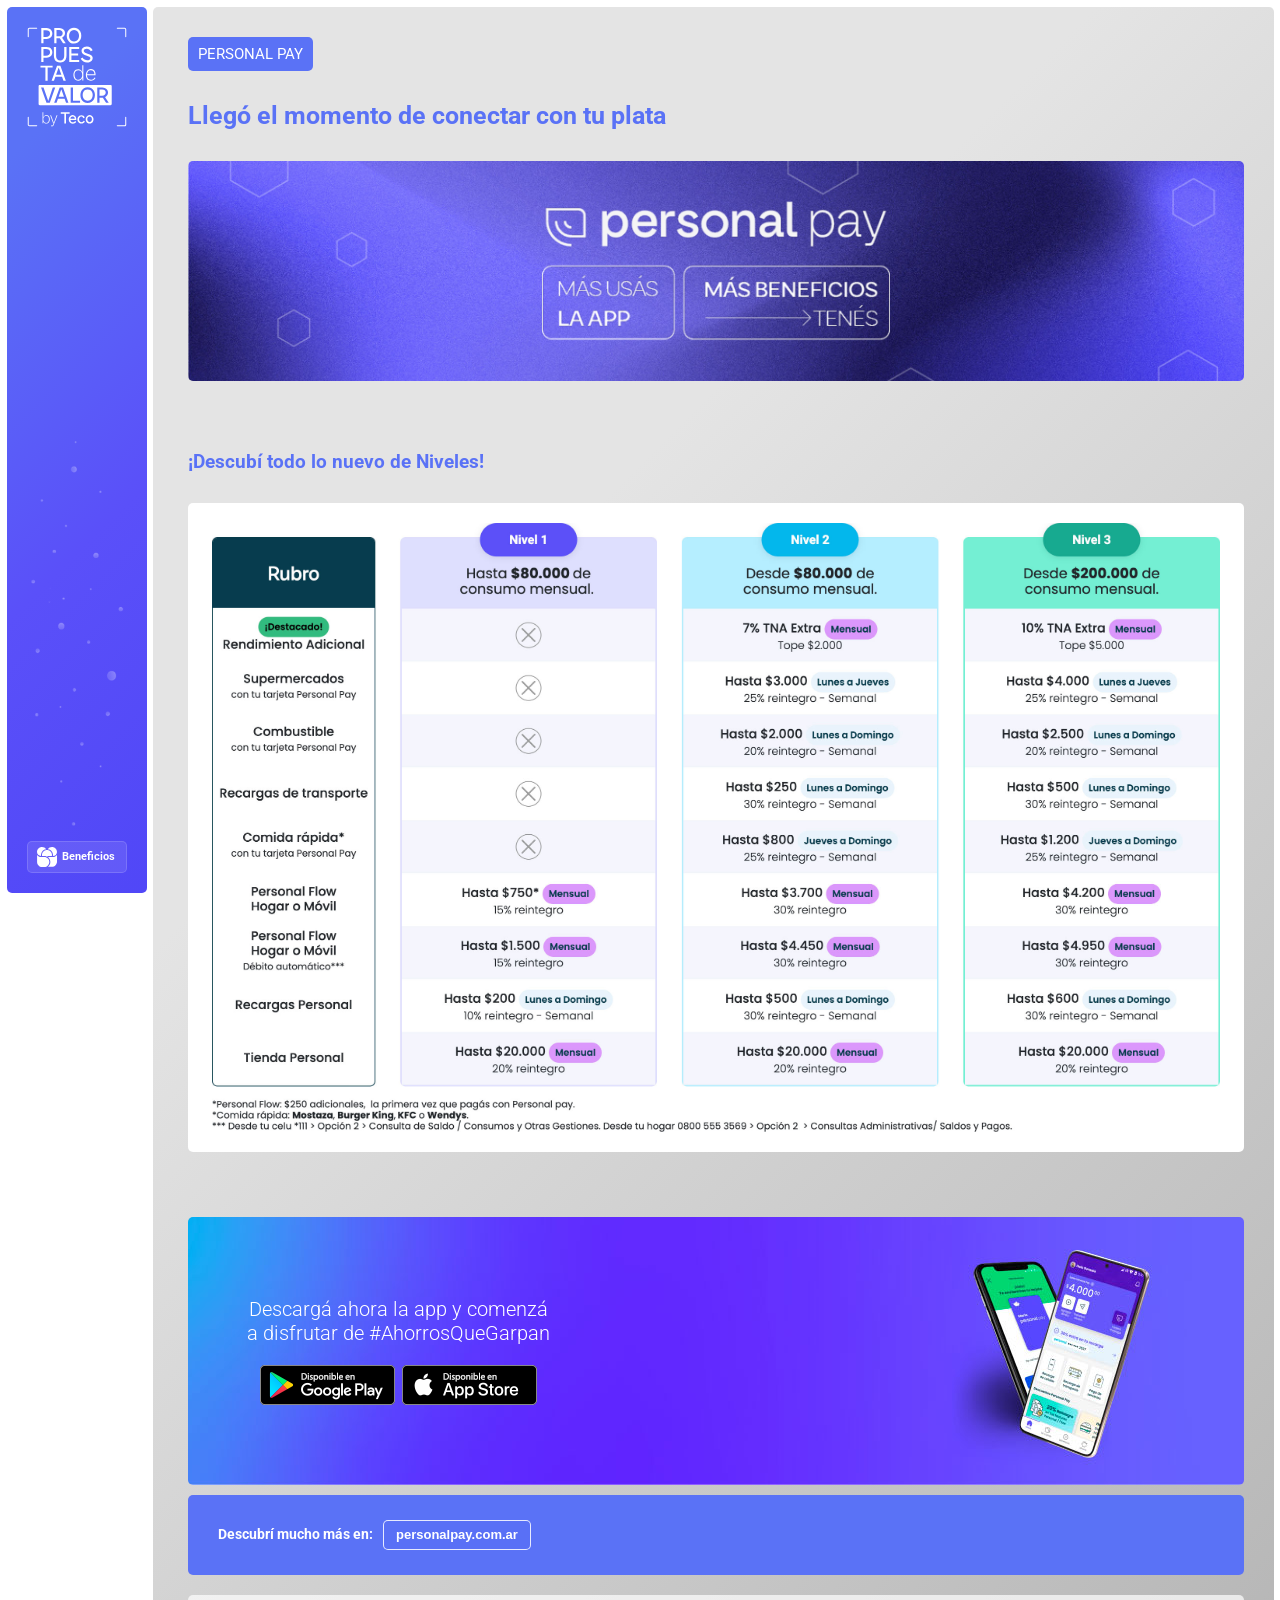
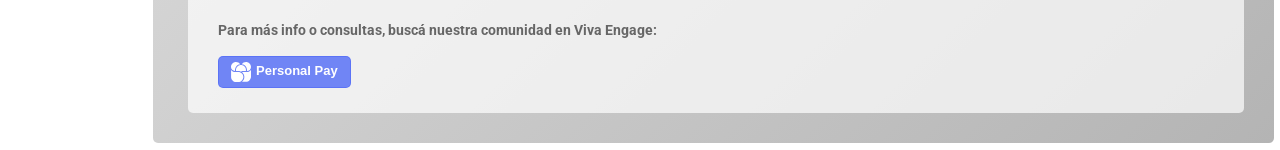
<file: categorias/personalPay.html>
﻿<!DOCTYPE html>
<html lang="es" xmlns:mso="urn:schemas-microsoft-com:office:office"
    xmlns:msdt="uuid:C2F41010-65B3-11d1-A29F-00AA00C14882">

<head>
    <meta charset="UTF-8" />
    <meta content="width=device-width,initial-scale=1.0,maximum-scale=1.0" name="viewport">
    <title>Personal Pay :: Propuesta de Valor</title>
    <link rel="shortcut icon" type="image/x-icon" href="../assets/img/favicon.ico">
    <link rel="stylesheet" href="../assets/css/core.min.css" />
    <link rel="stylesheet" href="../assets/css/skin.css" />
    <link rel="stylesheet" href="../assets/css/pdv-beneficios.css" />
    <link rel="stylesheet" href="../assets/css/themify-icons.css" />
    <link rel="stylesheet" href="../assets/fonts/pulso/pulso.css">

    <style>
        .full-width {
            min-width: 100%;
            height: auto !important;
        }

        .p-0 {
            padding: 0 !important;
        }

        .pb-0 {
            padding-bottom: 0 !important;
        }

        .banner.tabla {
            background-image: unset !important;
            background-color: #fff;
            height: auto !important;
            padding: 20px 24px !important;
        }

        .descuentos .zona {
            margin: 0 1.5rem;
            height: 110px;
            max-height: 110px;
            transition: .2s;
        }

        .descuentos .grilla-base:hover .grilla-contenido .zona {
            height: 113px;
            max-height: 113px;
        }

        .descuentos .zona p {
            font-weight: 400;
            white-space: unset;
        }

        .descuentos .zona p span {
            font-weight: 700;
        }

        #personalPay .banner.bg {
            background-color: unset;
            background-image: url('personalPay/personalPay_banner_bg.jpg');
            background-size: cover;
            height: 220px;
            display: flex;
            align-items: center;
            justify-content: center;
        }

        #personalPay .banner.bg img {
            height: 180px;
        }

        #personalPay .weblink a.button {
            color: #fff;
            background-color: rgba(90, 80, 249, .05);
            border-color: rgba(255, 255, 255, .85);
        }

        #personalPay .weblink a:hover.button {
            color: #5a50f9;
            background-color: rgba(255, 255, 255, .85);
        }

        .separador {
            font-weight: 400;
            font-size: 2rem;
        }

        .pricing-table-column .pricing-table-header {
            padding-top: 0 !important;
            border-top-left-radius: 15px;
            border-top-right-radius: 15px;
        }

        .pricing-table.columns-4 .pricing-table-column {
            width: calc(26% - 6px);
            margin: 0 4px;
            border: 0;
            background-color: transparent !important;
        }

        .pricing-table-options li {
            line-height: 1.3;
            padding: 8px 0;
            border-bottom: 1px dotted #ccc;
            min-height: 110px;
            display: flex;
            justify-content: center;
            align-items: center;
            font-weight: 700;
        }

        .pricing-table-options li i {
            font-weight: 700;
            border: 1px solid #555;
            color: #555 !important;
            padding: 10px;
            border-radius: 100%;
        }

        .pricing-table-options li span {
            display: contents;
            font-weight: 300;
            font-size: 14px;
        }

        .pricing-table-options li span.fs-16 {
            font-size: 16px;
        }

        .pricing-table-options li:last-child {
            border-bottom: 0;
        }

        .pricing-table.columns-4 .pricing-table-column:first-child {
            width: calc(22% - 6px);
            margin-left: 0;
            border-bottom-left-radius: 5px;
            border-bottom-right-radius: 5px;
            text-align: left !important;
        }

        .pricing-table.columns-4 .pricing-table-column:last-child {
            margin-right: 0;
        }

        .pricing-table.columns-4 .pricing-table-column:first-child ul.pricing-table-options {
            border-top-left-radius: 5px;
            border-top-right-radius: 5px;
        }

        .pricing-table.columns-4 .pricing-table-column ul.pricing-table-options li {
            font-size: 16px;
            flex-direction: column;
        }

        .pricing-table.columns-4 .pricing-table-column:first-child ul.pricing-table-options li {
            font-weight: 700;
            padding-left: 20px;
            justify-content: flex-start;
            flex-direction: unset;
        }

        .pricing-table.columns-4 .pricing-table-column:nth-child(2) .pricing-table-header h2 {
            background-color: #5a50f9 !important;
        }

        .pricing-table.columns-4 .pricing-table-column:nth-child(2) .pricing-table-header {
            background-color: #7b73fa !important;
        }

        .pricing-table.columns-4 .pricing-table-column:nth-child(2) li span {
            border-color: #5a50f955 !important;
            color: #5a50f9 !important;
        }

        .pricing-table.columns-4 .pricing-table-column:nth-child(3) .pricing-table-header h2 {
            background-color: #00b7eb !important;
        }

        .pricing-table.columns-4 .pricing-table-column:nth-child(3) .pricing-table-header {
            background-color: #33c5ef !important;
        }

        .pricing-table.columns-4 .pricing-table-column:nth-child(3) li span {
            border-color: #00b7eb55 !important;
            color: #00b7eb !important;
        }

        .pricing-table.columns-4 .pricing-table-column:nth-child(4) .pricing-table-header h2 {
            background-color: #17ac89 !important;
        }

        .pricing-table.columns-4 .pricing-table-column:nth-child(4) .pricing-table-header {
            background-color: #45bda1 !important;
        }

        .pricing-table.columns-4 .pricing-table-column:nth-child(4) li span {
            border-color: #17ac8955 !important;
            color: #17ac89 !important;
        }

        .pricing-table-column>[class*=bkg-] {
            padding: 0 10px 10px
        }

        .pricing-table.columns-4 .pricing-table-column:nth-child(2) .pricing-table-header {
            padding: 0 40px 10px;
        }

        .pricing-table h2 {
            font-size: 20px !important;
            font-weight: 700;
            background-color: red;
            padding: 8px 22px;
            max-width: fit-content;
            margin: 0 auto;
            border-radius: 50px;
            transform: translateY(-19px);
        }

        .pricing-table h4 {
            font-size: 22px;
            font-weight: 400;
            margin-bottom: 0;
            transform: translateY(-7px);
            min-height: 53px;
        }

        ul.pricing-table-options {
            padding: 5px 15px !important;
            background-color: #fff;
            border-bottom-left-radius: 5px;
            border-bottom-right-radius: 5px;
        }

        .pricing-table-options li span.rubro {
            display: none;
            color: #555 !important;
        }

        .pricing-table-options li span.reintegro {
            margin-bottom: 4px;
        }

        .pricing-table.columns-4 .pricing-table-column li span.rubro,
        .pricing-table.columns-4 .pricing-table-column li span.hasta {
            font-weight: 400;
            color: #555 !important;
        }

        .pricing-table.columns-4 .pricing-table-column li span.hasta {
            margin-bottom: 5px;
        }

        .pricing-table-options li span.semanal {
            padding: 2px 10px;
            border-radius: 20px;
            margin-top: 5px;
            border: 1px solid;
            font-size: 14px;
        }

        @media only screen and (max-width: 1050px) {
            .pricing-table h2 {
                font-size: 16px !important;
            }

            .pricing-table h4 {
                font-size: 18px;
            }

            .pricing-table.columns-4 .pricing-table-column ul.pricing-table-options li {
                font-size: 1.4rem;
            }

            .pricing-table.columns-4 .pricing-table-column:first-child ul.pricing-table-options li {
                padding-left: 5px;
            }
        }

        @media only screen and (max-width: 768px) {
            .pricing-table.columns-4 .pricing-table-column {
                width: 100%;
            }

            .pricing-table.columns-4 .pricing-table-column:first-child {
                display: none;
            }

            .pricing-table.columns-4 .pricing-table-column:nth-child(2) .pricing-table-header {
                padding: 0 10px 10px;
            }

            .pricing-table h4 {
                min-height: 30px;
            }

            .pricing-table.columns-4 .pricing-table-column {
                margin-bottom: 50px;
            }

            .pricing-table.columns-4 .pricing-table-column:last-child {
                margin-bottom: 0;
            }

            .pricing-table-options li {
                line-height: 1.3;
                padding: 10px 0 12px;
            }

            .pricing-table-options li.null {
                display: none;
            }

            .pricing-table-options li span.rubro {
                display: block;
                margin-bottom: 5px;
                font-weight: 700 !important;
            }

            .pricing-table-options li span.semanal {
                margin-top: 10px;
            }
        }
    </style>

    <!--[if lt IE 9]>
		<script type="text/javascript" src="http://html5shiv.googlecode.com/svn/trunk/html5.js"></script>
	<![endif]-->

    <!-- Global site tag (gtag.js) - Google Analytics -->
    <script async src="https://www.googletagmanager.com/gtag/js?id=UA-168668867-1"></script>
    <script>
        window.dataLayer = window.dataLayer || [];
        function gtag() {dataLayer.push(arguments);}
        gtag('js', new Date());

        gtag('config', 'UA-168668867-1');
    </script>

    <!-- Google Tag Manager -->
    <script>(function (w, d, s, l, i) {
            w[l] = w[l] || []; w[l].push({
                'gtm.start':
                    new Date().getTime(), event: 'gtm.js'
            }); var f = d.getElementsByTagName(s)[0],
                j = d.createElement(s), dl = l != 'dataLayer' ? '&l=' + l : ''; j.async = true; j.src =
                    'https://www.googletagmanager.com/gtm.js?id=' + i + dl; f.parentNode.insertBefore(j, f);
        })(window, document, 'script', 'dataLayer', 'GTM-NRTBZH9');</script>
    <!-- End Google Tag Manager -->

</head>

<body id="personalPay">

    <!-- Google Tag Manager (noscript) -->
    <noscript><iframe src="https://www.googletagmanager.com/ns.html?id=GTM-NRTBZH9" height="0" width="0"
            style="display:none;visibility:hidden"></iframe></noscript>
    <!-- End Google Tag Manager (noscript) -->

    <div class="wrapper reveal-side-navigation">
        <div class="wrapper-inner">

            <!-- Content -->
            <div class="content clearfix">

                <div class="row-fluid">
                    <div class="column width-3 categoria pdv-contenido">
                        <div class="thumbnail" data-hover-easing="easeInOut" data-hover-speed="300">
                            <a class="overlay-link" data-content="inline" data-aux-classes="tml-message-modal"
                                data-toolbar="" data-modal-mode data-modal-width="600" data-lightbox-animation="fadeIn"
                                href="../">
                                <img id="logo-aside" src="../assets/img/propuestaDeValor_logo.svg" />
                                <img id="bg-aside-pdv" src="../assets/img/bg-aside.png" />
                                <object>
                                    <div id="volver">
                                        <img src="../assets/img/btn-volver.svg" /><span>Volver</span>
                                    </div>
                                </object>
                                <object>
                                    <a id="vivaEngage"
                                        href="https://www.yammer.com/teco.com.ar/#/threads/inGroup?type=in_group&feedId=12515587"
                                        target="_blank"
                                        onclick="gtag('event', 'Viva Engage', {'event_category': 'Beneficios', 'event_label': 'Beneficios'});">
                                        <p><img id="logo-aside" src="../assets/img/vivaEngage_logo.svg" />Beneficios</p>
                                    </a>
                                </object>
                            </a>
                        </div>
                    </div>
                    <div class="column width-9 contenido">
                        <div class="thumbnail" data-hover-easing="easeInOut" data-hover-speed="300">
                            <div class="row">
                                <div class="column width-12">
                                    <h3 class="categoria-pill">Personal Pay</h3>
                                </div>
                            </div>
                            <div class="row intro">
                                <div class="column width-12">
                                    <h3>Llegó el momento de conectar con tu plata</h3>
                                </div>
                            </div>
                            <div class="row">
                                <div class="row banner bg">
                                    <div class="column width-12 center">
                                        <a href="https://personalpay.com.ar/beneficios" target="_blank">
                                            <img src="personalPay/personalPay_banner.png" alt="">
                                        </a>
                                    </div>
                                </div>
                            </div>

                            <div style="display: none">
                                <div class="row">
                                    <div class="column width-12">
                                        <h4 class="separador">Si consumís <strong>hasta $20.000</strong> cada mes podés
                                            disfrutar de:</h4>
                                    </div>
                                </div>
                                <div class="row flex descuentos pb-0">
                                    <!-- Combustible -->
                                    <div class="column width-2 grilla-base">
                                        <div class="grilla-contenido">
                                            <img src="personalPay/beneficios/combustible.jpg" alt="" />
                                            <div class="beneficio">
                                                <h4>Combustible</h4>
                                            </div>
                                            <div class="ahorro">
                                                <h5>5% de reintegro</h5>
                                            </div>
                                            <div class="zona">
                                                <p>Semanal<br />
                                                    <span>Hasta $400.</span>
                                                </p>
                                            </div>
                                        </div>
                                    </div>
                                    <!-- PedidosYa -->
                                    <div class="column width-2 grilla-base">
                                        <div class="grilla-contenido">
                                            <img src="personalPay/beneficios/pedidosYa.jpg" alt="" />
                                            <div class="beneficio">
                                                <h4>PedidosYa</h4>
                                            </div>
                                            <div class="ahorro">
                                                <h5>20% de reintegro</h5>
                                            </div>
                                            <div class="zona">
                                                <p>Semanal<br />
                                                    <span>Hasta $200.</span>
                                                </p>
                                            </div>
                                        </div>
                                    </div>
                                    <!-- Personal facturas -->
                                    <div class="column width-2 grilla-base">
                                        <div class="grilla-contenido">
                                            <img src="personalPay/beneficios/personal.jpg" alt="" />
                                            <div class="beneficio">
                                                <h4>Personal</h4>
                                            </div>
                                            <div class="ahorro">
                                                <h5>15% de reintegro en facturas de líneas móviles</h5>
                                            </div>
                                            <div class="zona">
                                                <p><span>Hasta $500.</span></p>
                                            </div>
                                        </div>
                                    </div>
                                    <!-- Recargas Personal -->
                                    <div class="column width-2 grilla-base">
                                        <div class="grilla-contenido">
                                            <img src="personalPay/beneficios/recargas.jpg" alt="" />
                                            <div class="beneficio">
                                                <h4>Recargas Personal</h4>
                                            </div>
                                            <div class="ahorro">
                                                <h5>10% de reintegro en recargas</h5>
                                            </div>
                                            <div class="zona">
                                                <p><span>Hasta $70.</span></p>
                                            </div>
                                        </div>
                                    </div>
                                </div>

                                <div class="row">
                                    <div class="column width-12">
                                        <h4 class="separador">Si consumís <strong>más de $20.000</strong> cada mes podés
                                            disfrutar de:</h4>
                                    </div>
                                </div>

                                <div class="row flex descuentos pb-0">
                                    <!-- Supermercados  -->
                                    <div class="column width-2 grilla-base">
                                        <div class="grilla-contenido">
                                            <img src="personalPay/beneficios/supermercados.jpg" alt="" />
                                            <div class="beneficio">
                                                <h4>Supermercados</h4>
                                            </div>
                                            <div class="ahorro">
                                                <h5>25% de reintegro</h5>
                                            </div>
                                            <div class="zona">
                                                <p>Semanal<br />
                                                    <span>Hasta $1.000</span>
                                                </p>
                                            </div>
                                        </div>
                                    </div>
                                    <!-- Combustible -->
                                    <div class="column width-2 grilla-base">
                                        <div class="grilla-contenido">
                                            <img src="personalPay/beneficios/combustible.jpg" alt="" />
                                            <div class="beneficio">
                                                <h4>Combustible</h4>
                                            </div>
                                            <div class="ahorro">
                                                <h5>20% de reintegro</h5>
                                            </div>
                                            <div class="zona">
                                                <p>Semanal<br />
                                                    <span>Hasta $800.</span>
                                                </p>
                                            </div>
                                        </div>
                                    </div>
                                    <!-- Burger King -->
                                    <div class="column width-2 grilla-base">
                                        <div class="grilla-contenido">
                                            <img src="personalPay/beneficios/burgerKing.jpg" alt="" />
                                            <div class="beneficio">
                                                <h4>Burger King</h4>
                                            </div>
                                            <div class="ahorro">
                                                <h5>25% de reintegro</h5>
                                            </div>
                                            <div class="zona">
                                                <p>Semanal<br />
                                                    <span>Hasta $800.</span>
                                                </p>
                                            </div>
                                        </div>
                                    </div>
                                    <!-- Mostaza -->
                                    <div class="column width-2 grilla-base">
                                        <div class="grilla-contenido">
                                            <img src="personalPay/beneficios/mostaza.jpg" alt="" />
                                            <div class="beneficio">
                                                <h4>Mostaza</h4>
                                            </div>
                                            <div class="ahorro">
                                                <h5>25% de reintegro</h5>
                                            </div>
                                            <div class="zona">
                                                <p>Semanal<br />
                                                    <span>Hasta $800.</span>
                                            </div>
                                        </div>
                                    </div>
                                    <!-- PedidosYa -->
                                    <div class="column width-2 grilla-base">
                                        <div class="grilla-contenido">
                                            <img src="personalPay/beneficios/pedidosYa.jpg" alt="" />
                                            <div class="beneficio">
                                                <h4>PedidosYa</h4>
                                            </div>
                                            <div class="ahorro">
                                                <h5>40% de reintegro</h5>
                                            </div>
                                            <div class="zona">
                                                <p>Semanal<br />
                                                    <span>Hasta $700.</span>
                                                </p>
                                            </div>
                                        </div>
                                    </div>
                                    <!-- Recargas SUBE -->
                                    <div class="column width-2 grilla-base">
                                        <div class="grilla-contenido">
                                            <img src="personalPay/beneficios/sube.jpg" alt="" />
                                            <div class="beneficio">
                                                <h4>Recargas Transporte</h4>
                                            </div>
                                            <div class="ahorro">
                                                <h5>30% de reintegro</h5>
                                            </div>
                                            <div class="zona">
                                                <p>Semanal<br />
                                                    <span>Hasta $150.</span>
                                            </div>
                                        </div>
                                    </div>
                                    <!-- Personal facturas -->
                                    <div class="column width-2 grilla-base">
                                        <div class="grilla-contenido">
                                            <img src="personalPay/beneficios/personal.jpg" alt="" />
                                            <div class="beneficio">
                                                <h4>Personal</h4>
                                            </div>
                                            <div class="ahorro">
                                                <h5>30% de reintegro en facturas hogar y móvil</h5>
                                            </div>
                                            <div class="zona">
                                                <p><span>Hasta $800.</span></p>
                                            </div>
                                        </div>
                                    </div>
                                    <!-- Recargas Personal -->
                                    <div class="column width-2 grilla-base">
                                        <div class="grilla-contenido">
                                            <img src="personalPay/beneficios/recargas.jpg" alt="" />
                                            <div class="beneficio">
                                                <h4>Recargas Personal</h4>
                                            </div>
                                            <div class="ahorro">
                                                <h5>30% de reintegro</h5>
                                            </div>
                                            <div class="zona">
                                                <p><span></span></p>
                                            </div>
                                        </div>
                                    </div>
                                </div>
                            </div>


                            <div class="row flex mt-60 mb-30">
                                <!-- Pricing Table Default -->

                                <div class="column width-12">
                                    <div class="row">
                                        <div class="column width-12">
                                            <h4>¡Descubí todo lo nuevo de Niveles!</h4>
                                        </div>
                                    </div>
                                    <div class="row">
                                        <div class="row banner tabla">
                                            <div class="column width-12 center p-0">
                                                <img src="personalPay/ppay_niveles.jpg" class="full-width" alt="">
                                            </div>
                                        </div>
                                    </div>
                                    <div style="display: none">
                                        <div class="pricing-table columns-4 mb-0">
                                            <div class="pricing-table-column" style="margin-top: 103px;">
                                                <ul class="pricing-table-options color-grey">
                                                    <li>Rendimiento Adicional</li>
                                                    <li>Supermercados<br /><span>con tu tarjeta Personal Pay</span></li>
                                                    <li>Combustible<br /><span>con tu tarjeta Personal Pay</span></li>
                                                    <li>Pedidos Ya<br /><span>con tu tarjeta Personal Pay</span></li>
                                                    <li>Recargas de Transporte</li>
                                                    <li>Comida rápida *<br /><span>con tu tarjeta Personal Pay</span>
                                                    </li>
                                                    <li>Personal Flow<br />
                                                        <span class="fs-16">Hogar o Móvil</span><br />
                                                        <span>Hogar o Móvil</span>
                                                    </li>
                                                    </li>
                                                    <li>Recargas Personal</li>
                                                    <li>Tiendas Personal</li>
                                                </ul>
                                            </div>
                                            <div class="pricing-table-column">
                                                <div class="pricing-table-header bkg-theme color-white">
                                                    <h2>Nivel 1</h2>
                                                    <h4>¡Solo por usar Personal Pay!</h4>
                                                </div>
                                                <ul class="pricing-table-options color-grey">
                                                    <li class="null"><i class="ti-close"></i></li>
                                                    <li class="null"><i class="ti-close"></i></li>
                                                    <li class="null"><i class="ti-close"></i></li>
                                                    <li><span class="rubro">Pedidos Ya: </span>
                                                        <span class="reintegro">10% de reintegro</span>
                                                        <span class="hasta">Hasta $200</span>
                                                        <span class="semanal">Semanal</span>
                                                    </li>
                                                    <li class="null"><i class="ti-close"></i></li>
                                                    <li class="null"><i class="ti-close"></i></li>
                                                    <li><span class="rubro">Recargas Personal: </span>
                                                        <span class="reintegro">10% de reintegro</span>
                                                        <span class="hasta">Hasta $80</span>
                                                        <span class="semanal">Semanal</span>
                                                    </li>
                                                    <li><span class="rubro">Tiendas Personal: </span>
                                                        <span class="reintegro">10% de reintegro</span>
                                                        <span class="hasta">Hasta $80</span>
                                                        <span class="semanal">Semanal</span>
                                                    </li>
                                                    <li><span class="rubro">Personal Flow Hogar o Móvil: </span>
                                                        <span class="reintegro">15% de reintegro</span>
                                                        <span class="hasta">Hasta $500 *</span>
                                                        <span class="semanal">Mensual</span>
                                                    </li>
                                                </ul>
                                            </div>
                                            <div class="pricing-table-column">
                                                <div class="pricing-table-header bkg-theme color-white">
                                                    <h2>Nivel 2</h2>
                                                    <h4>Más de <strong>$40.000</strong> de consumo mensual</h4>
                                                </div>
                                                <ul class="pricing-table-options color-grey">
                                                    <li><span class="rubro">Rendimiento Adicional: </span>
                                                        <span class="reintegro">25% de reintegro</span>
                                                        <span class="hasta">Hasta $1.000</span>
                                                        <span class="semanal">Semanal</span>
                                                    </li>
                                                    <li><span class="rubro">Supermercados: </span>
                                                        <span class="reintegro">25% de reintegro</span>
                                                        <span class="hasta">Hasta $1.000</span>
                                                        <span class="semanal">Semanal</span>
                                                    </li>
                                                    <li><span class="rubro">Combustible: </span>
                                                        <span class="reintegro">20% de reintegro</span>
                                                        <span class="hasta">Hasta $800</span>
                                                        <span class="semanal">Semanal</span>
                                                    </li>
                                                    <li><span class="rubro">Pedidos Ya: </span>
                                                        <span class="reintegro">40% de reintegro</span>
                                                        <span class="hasta">Hasta $700</span>
                                                        <span class="semanal">Semanal</span>
                                                    </li>
                                                    <li><span class="rubro">Transporte: </span>
                                                        <span class="reintegro">30% de reintegro</span>
                                                        <span class="hasta">Hasta $250</span>
                                                        <span class="semanal">Semanal</span>
                                                    </li>
                                                    <li><span class="rubro">Comidas rápidas **: </span>
                                                        <span class="reintegro">25% de reintegro</span>
                                                        <span class="hasta">Hasta $800</span>
                                                        <span class="semanal">Semanal</span>
                                                    </li>
                                                    <li><span class="rubro">Recargas Personal: </span>
                                                        <span class="reintegro">30% de reintegro</span>
                                                        <span class="hasta">Hasta $250</span>
                                                        <span class="semanal">Semanal</span>
                                                    </li>
                                                    <li><span class="rubro">Tiendas Personal: </span>
                                                        <span class="reintegro">10% de reintegro</span>
                                                        <span class="hasta">Hasta $80</span>
                                                        <span class="semanal">Semanal</span>
                                                    </li>
                                                    <li><span class="rubro">Personal Flow Hogar o Móvil: </span>
                                                        <span class="reintegro">30% de reintegro</span>
                                                        <span class="hasta">Hasta $1.500</span>
                                                        <span class="semanal">Mensual</span>
                                                    </li>
                                                </ul>
                                            </div>
                                            <div class="pricing-table-column">
                                                <div class="pricing-table-header bkg-theme color-white">
                                                    <h2>Nivel 3</h2>
                                                    <h4>Más de <strong>$80.000</strong> de consumo mensual</h4>
                                                </div>
                                                <ul class="pricing-table-options color-grey">
                                                    <li><span class="rubro">Rendimiento Adicional: </span>
                                                        <span class="reintegro">25% de reintegro</span>
                                                        <span class="hasta">Hasta $1.000</span>
                                                        <span class="semanal">Semanal</span>
                                                    </li>

                                                    <li><span class="rubro">Supermercados: </span>
                                                        <span class="reintegro">25% de reintegro</span>
                                                        <span class="hasta">Hasta $1.800</span>
                                                        <span class="semanal">Semanal</span>
                                                    </li>
                                                    <li><span class="rubro">Combustible: </span>
                                                        <span class="reintegro">20% de reintegro</span>
                                                        <span class="hasta">Hasta $1.200</span>
                                                        <span class="semanal">Semanal</span>
                                                    </li>
                                                    <li><span class="rubro">Pedidos Ya: </span>
                                                        <span class="reintegro">40% de reintegro</span>
                                                        <span class="hasta">Hasta $1.000</span>
                                                        <span class="semanal">Semanal</span>
                                                    </li>
                                                    <li><span class="rubro">Transporte: </span>
                                                        <span class="reintegro">30% de reintegro</span>
                                                        <span class="hasta">Hasta $250</span>
                                                        <span class="semanal">Semanal</span>
                                                    </li>
                                                    <li><span class="rubro">Comidas rápidas **: </span>
                                                        <span class="reintegro">25% de reintegro</span>
                                                        <span class="hasta">Hasta $1.200</span>
                                                        <span class="semanal">Semanal</span>
                                                    </li>
                                                    <li><span class="rubro">Recargas Personal: </span>
                                                        <span class="reintegro">30% de reintegro</span>
                                                        <span class="hasta">Hasta $250</span>
                                                        <span class="semanal">Semanal</span>
                                                    </li>
                                                    <li><span class="rubro">Personal Flow Hogar o Móvil: </span>
                                                        <span class="reintegro">30% de reintegro</span>
                                                        <span class="hasta">Hasta $2.000</span>
                                                        <span class="semanal">Mensual</span>
                                                    </li>
                                                </ul>
                                            </div>

                                        </div>
                                        <p class="mt-20"><em>* Personal Flow Hogar o Móvil: <strong>$500</strong> la
                                                primera
                                                vez que pagás con Personal Pay, luego el tope es de
                                                <strong>$250</strong>.</em>
                                        </p>
                                        <p class="mt-5"><em>** Comida rápida: Mostaza o <strong>Burguer King</strong>,
                                                <strong>KFC</strong> o
                                                <strong>Wendys</em>.</p>
                                    </div>
                                </div>


                            </div>
                            <div style="display: none">
                                <div class="row">
                                    <div class="column width-12">
                                        <h4 class="separador">¡Además acumulá muchos beneficios de tus marcas favoritas!
                                        </h4>
                                    </div>
                                </div>
                                <div class="row flex descuentos pb-0">
                                    <!-- Comedores Teco -->
                                    <div class="column width-2 grilla-base">
                                        <div class="grilla-contenido">
                                            <img src="personalPay/beneficios/comedores.jpg" alt="" />
                                            <div class="beneficio">
                                                <h4>Comedores Teco</h4>
                                            </div>
                                            <div class="ahorro">
                                                <h5>20% de reintegro</h5>
                                            </div>
                                            <div class="zona">
                                                <p>Válido para Hornos, Golf y Óptima.<br />Sin límite de
                                                    transacciones.<br />
                                                    <span>Hasta $150 por transacción.</span>
                                                </p>
                                            </div>
                                        </div>
                                    </div>
                                    <!-- Tu celu nuevo -->
                                    <div class="column width-2 grilla-base">
                                        <div class="grilla-contenido">
                                            <img src="personalPay/beneficios/recargas.jpg" alt="" />
                                            <div class="beneficio">
                                                <h4>Tu celu nuevo</h4>
                                            </div>
                                            <div class="ahorro">
                                                <h5>20% de reintegro</h5>
                                            </div>
                                            <div class="zona">
                                                <p>En tienda Personal, oficinas comerciales y canal telefónico.<br />
                                                    <span>Hasta $10.000.</span>
                                                </p>
                                            </div>
                                        </div>
                                    </div>
                                    <!-- Carrefour -->
                                    <!--<div class="column width-2 grilla-base">
                                    <div class="grilla-contenido">
                                        <img src="personalPay/beneficios/carrefour.jpg" alt="" />
                                        <div class="beneficio">
                                            <h4>Carrefour</h4>
                                        </div>
                                        <div class="ahorro">
                                            <h5>25% de descuento</h5>
                                        </div>
                                        <div class="zona">
                                            <p>Sólo lunes.<br />
                                                <span>Hasta $1.000.</span>
                                            </p>
                                        </div>
                                    </div>
                                </div>-->
                                    <!-- Yaguar -->
                                    <div class="column width-2 grilla-base">
                                        <div class="grilla-contenido">
                                            <img src="personalPay/beneficios/yaguar.jpg" alt="" />
                                            <div class="beneficio">
                                                <h4>Yaguar</h4>
                                            </div>
                                            <div class="ahorro">
                                                <h5>25% de reintegro</h5>
                                            </div>
                                            <div class="zona">
                                                <p>Jueves, viernes, sábado y domingo. Un reintegro por semana.<br />
                                                    <span>Hasta $1.000.</span>
                                            </div>
                                        </div>
                                    </div>
                                    <!-- Cine -->
                                    <div class="column width-2 grilla-base">
                                        <div class="grilla-contenido">
                                            <img src="personalPay/beneficios/cine.jpg" alt="" />
                                            <div class="beneficio">
                                                <h4>Cine</h4>
                                            </div>
                                            <div class="ahorro">
                                                <h5>20% de descuento en Candy</h5>
                                            </div>
                                            <div class="zona">
                                                <p>Todos los días en Cinemacenter, Hoyts, Cinemark, Cinema Devoto.</p>
                                            </div>
                                        </div>
                                    </div>
                                    <!-- Gulf -->
                                    <div class="column width-2 grilla-base">
                                        <div class="grilla-contenido">
                                            <img src="personalPay/beneficios/gulf.jpg" alt="" />
                                            <div class="beneficio">
                                                <h4>Gulf</h4>
                                            </div>
                                            <div class="ahorro">
                                                <h5>5% de reintegro</h5>
                                            </div>
                                            <div class="zona">
                                                <p>Todos los días, un reintegro por semana.<br />
                                                    <span>Hasta $500.</span>
                                                </p>
                                            </div>
                                        </div>
                                    </div>
                                    <!-- Cero rating -->
                                    <div class="column width-2 grilla-base">
                                        <div class="grilla-contenido">
                                            <img src="personalPay/beneficios/datos.jpg" alt="" />
                                            <div class="beneficio">
                                                <h4>Cero rating</h4>
                                            </div>
                                            <div class="ahorro">
                                                <h5>No consumís datos</h5>
                                            </div>
                                            <div class="zona">
                                                <p>Navegar por la app no consume datos de tu plan.</p>
                                            </div>
                                        </div>
                                    </div>
                                    <!-- Chango Más -->
                                    <div class="column width-2 grilla-base">
                                        <div class="grilla-contenido">
                                            <img src="personalPay/beneficios/changoMas.jpg" alt="" />
                                            <div class="beneficio">
                                                <h4>Chango Más</h4>
                                            </div>
                                            <div class="ahorro">
                                                <h5>25% de reintegro</h5>
                                            </div>
                                            <div class="zona">
                                                <p>Lunes, martes, miércoles o jueves.<br />
                                                    <span>Hasta de $1.000 semanal por cliente (1 transacción con tarjeta
                                                        física y 1 con QR).</span>
                                                </p>
                                            </div>
                                        </div>
                                    </div>
                                    <!-- Diarco -->
                                    <div class="column width-2 grilla-base">
                                        <div class="grilla-contenido">
                                            <img src="personalPay/beneficios/diarco.jpg" alt="" />
                                            <div class="beneficio">
                                                <h4>Diarco</h4>
                                            </div>
                                            <div class="ahorro">
                                                <h5>25% de reintegro</h5>
                                            </div>
                                            <div class="zona">
                                                <p>De lunes a viernes.<br />
                                                    <span>Hasta de $1.000 semanal por cliente solo con tarjeta
                                                        física.</span>
                                                </p>
                                            </div>
                                        </div>
                                    </div>
                                    <!-- Toledo -->
                                    <div class="column width-2 grilla-base">
                                        <div class="grilla-contenido">
                                            <img src="personalPay/beneficios/toledo.jpg" alt="" />
                                            <div class="beneficio">
                                                <h4>Toledo</h4>
                                            </div>
                                            <div class="ahorro">
                                                <h5>25% de reintegro</h5>
                                            </div>
                                            <div class="zona">
                                                <p>Martes, Miercoles o Jueves (1 solo dia a la semana).<br />
                                                    <span>Hasta $1.000.</span>
                                                </p>
                                            </div>
                                        </div>
                                    </div>
                                    <!-- Burger King -->
                                    <div class="column width-2 grilla-base">
                                        <div class="grilla-contenido">
                                            <img src="personalPay/beneficios/burgerKing.jpg" alt="" />
                                            <div class="beneficio">
                                                <h4>Burger King</h4>
                                            </div>
                                            <div class="ahorro">
                                                <h5>Hasta 50% de descuento en productos seleccionados.</h5>
                                            </div>
                                            <div class="zona">
                                                <p>Todos los días.</p>
                                            </div>
                                        </div>
                                    </div>
                                    <!-- Mostaza -->
                                    <div class="column width-2 grilla-base">
                                        <div class="grilla-contenido">
                                            <img src="personalPay/beneficios/mostaza.jpg" alt="" />
                                            <div class="beneficio">
                                                <h4>Mostaza</h4>
                                            </div>
                                            <div class="ahorro">
                                                <h5>Hasta 50% de descuento en productos seleccionados.</h5>
                                            </div>
                                            <div class="zona">
                                                <p>Todos los días.</p>
                                            </div>
                                        </div>
                                    </div>
                                    <!-- Freddo -->
                                    <div class="column width-2 grilla-base">
                                        <div class="grilla-contenido">
                                            <img src="personalPay/beneficios/freddo.jpg" alt="" />
                                            <div class="beneficio">
                                                <h4>Freddo</h4>
                                            </div>
                                            <div class="ahorro">
                                                <h5>Hasta 50% de descuento en productos seleccionados.</h5>
                                            </div>
                                            <div class="zona">
                                                <p>Todos los días.</p>
                                            </div>
                                        </div>
                                    </div>


                                    <!-- Disco 
                                <div class="column width-2 grilla-base">
                                    <div class="grilla-contenido">
                                        <img src="personalPay/beneficios/disco.jpg" alt="" />
                                        <div class="beneficio">
                                            <h4>Disco</h4>
                                        </div>
                                        <div class="ahorro">
                                            <h5>15% de descuento</h5>
                                        </div>
                                        <div class="zona">
                                            <p>Lunes y jueves.<br />
                                                <span>Acumulable con descuento Supermercados.</span>
                                        </div>
                                    </div>
                                </div>
                                <!-- Vea 
                                <div class="column width-2 grilla-base">
                                    <div class="grilla-contenido">
                                        <img src="personalPay/beneficios/vea.jpg" alt="" />
                                        <div class="beneficio">
                                            <h4>Vea</h4>
                                        </div>
                                        <div class="ahorro">
                                            <h5>15% de descuento</h5>
                                        </div>
                                        <div class="zona">
                                            <p>Lunes y jueves.<br />
                                                <span>Acumulable con descuento Supermercados.</span>
                                        </div>
                                    </div>
                                </div>
                                <!-- Jumbo 
                                <div class="column width-2 grilla-base">
                                    <div class="grilla-contenido">
                                        <img src="personalPay/beneficios/jumbo.jpg" alt="" />
                                        <div class="beneficio">
                                            <h4>Jumbo</h4>
                                        </div>
                                        <div class="ahorro">
                                            <h5>15% de descuento</h5>
                                        </div>
                                        <div class="zona">
                                            <p>Lunes y jueves.<br />
                                                <span>Acumulable con descuento Supermercados.</span>
                                        </div>
                                    </div>
                                </div>
                                <!-- Axion 
                                <div class="column width-2 grilla-base">
                                    <div class="grilla-contenido">
                                        <img src="personalPay/beneficios/axion.jpg" alt="" />
                                        <div class="beneficio">
                                            <h4>Axion</h4>
                                        </div>
                                        <div class="ahorro">
                                            <h5>5% de descuento en estaciones adheridas</h5>
                                        </div>
                                        <div class="zona">
                                            <p>Sólo domingo. Acumulable con reintegro del rubro.<br />
                                                <span>Hasta $300.</span>
                                            </p>
                                        </div>
                                    </div>
                                </div>
                                <!-- Flow 
                                <div class="column width-2 grilla-base">
                                    <div class="grilla-contenido">
                                        <img src="personalPay/beneficios/flow.jpg" alt="" />
                                        <div class="beneficio">
                                            <h4>Flow</h4>
                                        </div>
                                        <div class="ahorro">
                                            <h5>20% de reintegro en tus facturas</h5>
                                        </div>
                                        <div class="zona">
                                            <p></p>
                                        </div>
                                    </div>
                                </div>
                                <!-- Libertad 
                                <div class="column width-2 grilla-base">
                                    <div class="grilla-contenido">
                                        <img src="personalPay/beneficios/libertad.jpg" alt="" />
                                        <div class="beneficio">
                                            <h4>Libertad</h4>
                                        </div>
                                        <div class="ahorro">
                                            <h5>35% de reintegro</h5>
                                        </div>
                                        <div class="zona">
                                            <p>Todos los días, un reintegro por semana.<br />
                                                <span>Hasta $1.000.</span>
                                        </div>
                                    </div>
                                </div>-->
                                </div>
                            </div>

                            <div class="row weblink">

                                <div class="row banner calltoaction color-white">
                                    <div class="column width-6 center">
                                        <h4 class="weight-light">Descargá ahora la app y comenzá a disfrutar de
                                            #AhorrosQueGarpan</h4>
                                        <p>
                                            <a href="https://play.google.com/store/apps/details?id=ar.com.personalpay"
                                                target="_blank" style="margin: 0 2px"><img
                                                    src="../assets/img/store_android.png"></a>
                                            <a href="https://apps.apple.com/app/apple-store/id1548817439"
                                                target="_blank" style="margin: 0 2px"><img
                                                    src="../assets/img/store_ios.png"></a>
                                        </p>
                                    </div>
                                </div>


                                <div class="row banner"
                                    style="padding: 15px 15px 25px;background: #5a72f6 ;color: #fff;">
                                    <div class="column width-12" style="display: flex; align-items: flex-end;">
                                        <div style="margin-bottom: 5px; margin-right: 10px;">
                                            <p><strong>Descubrí mucho más en:</strong></p>
                                        </div>
                                        <div>
                                            <p><a href="https://www.personalpay.com.ar" target="_blank" class="button"
                                                    onclick="gtag('event', 'Web', {'event_category': 'Beneficios', 'event_label': 'Personal Pay'});">
                                                    personalpay.com.ar</p></a>
                                        </div>

                                    </div>
                                </div>
                            </div>
                            <div class="row">
                                <div class="row banner">
                                    <div class="column width-12">
                                        <p>Para más info o consultas, buscá nuestra comunidad en Viva Engage:</p>
                                        <p><a href="https://www.yammer.com/teco.com.ar/#/threads/inGroup?type=in_group&feedId=73184813056"
                                                target="_blank" class="button vivaEngage"
                                                onclick="gtag('event', 'Viva Engage', {'event_category': 'Beneficios', 'event_label': 'Personal Pay'});">
                                                <img class="vivaEngage"
                                                    src="../assets/img/vivaEngage_logo.svg" />Personal Pay</a>
                                        </p>
                                    </div>
                                </div>
                            </div>

                        </div>
                    </div>
                </div>

            </div>
            <!-- Content End -->

        </div>
    </div>

    <!-- Js -->
    <script type="text/javascript" src="../assets/js/jquery-1.12.4.min.js"></script>
    <script type="text/javascript" src="../assets/js/jquery.tm.equalize.min.js"></script>
    <script type="text/javascript" src="../assets/js/timber.master.min.js"></script>

</body>

</html>
</file>
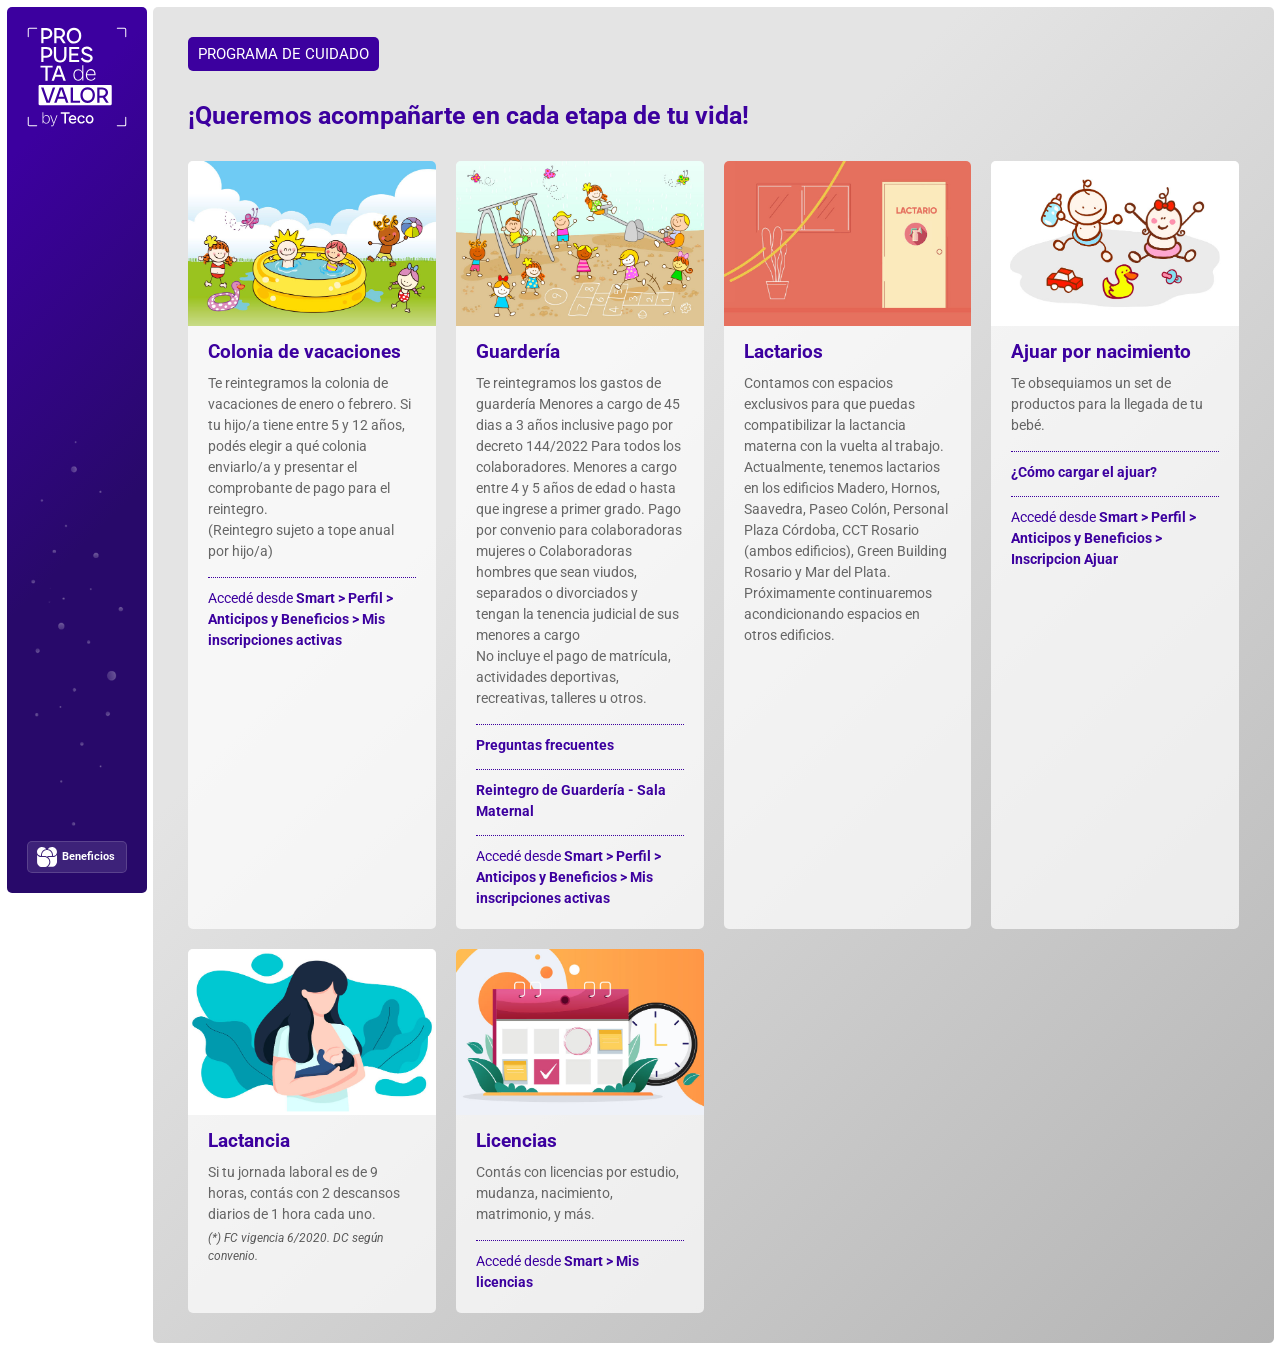
<file: categorias/programaDeCuidado.html>
﻿<!DOCTYPE html>
<html lang="es" xmlns:mso="urn:schemas-microsoft-com:office:office"
    xmlns:msdt="uuid:C2F41010-65B3-11d1-A29F-00AA00C14882">

<head>
    <meta charset="UTF-8" />
    <meta content="width=device-width,initial-scale=1.0,maximum-scale=1.0" name="viewport">
    <title>Programa de Cuidado :: Propuesta de Valor</title>
    <link rel="shortcut icon" type="image/x-icon" href="../assets/img/favicon.ico">
    <link rel="stylesheet" href="../assets/css/core.min.css" />
    <link rel="stylesheet" href="../assets/css/skin.css" />
    <link rel="stylesheet" href="../assets/css/pdv-beneficios.css" />
    <link rel="stylesheet" href="../assets/css/themify-icons.css" />
    <link rel="stylesheet" href="../assets/fonts/pulso/pulso.css">

    <!--[if lt IE 9]>
        <script type="text/javascript" src="http://html5shiv.googlecode.com/svn/trunk/html5.js"></script>
    <![endif]-->

    <!-- Global site tag (gtag.js) - Google Analytics -->
    <script async src="https://www.googletagmanager.com/gtag/js?id=UA-168668867-1"></script>
    <script>
        window.dataLayer = window.dataLayer || [];
        function gtag() {dataLayer.push(arguments);}
        gtag('js', new Date());

        gtag('config', 'UA-168668867-1');
    </script>

    <!-- Google Tag Manager -->
    <script>(function (w, d, s, l, i) {
            w[l] = w[l] || []; w[l].push({
                'gtm.start':
                    new Date().getTime(), event: 'gtm.js'
            }); var f = d.getElementsByTagName(s)[0],
                j = d.createElement(s), dl = l != 'dataLayer' ? '&l=' + l : ''; j.async = true; j.src =
                    'https://www.googletagmanager.com/gtm.js?id=' + i + dl; f.parentNode.insertBefore(j, f);
        })(window, document, 'script', 'dataLayer', 'GTM-NRTBZH9');</script>
    <!-- End Google Tag Manager -->

</head>

<body id="programaDeCuidado">

    <!-- Google Tag Manager (noscript) -->
    <noscript><iframe src="https://www.googletagmanager.com/ns.html?id=GTM-NRTBZH9" height="0" width="0"
            style="display:none;visibility:hidden"></iframe></noscript>
    <!-- End Google Tag Manager (noscript) -->

    <div class="wrapper reveal-side-navigation">
        <div class="wrapper-inner">

            <!-- Content -->
            <div class="content clearfix">

                <div class="row-fluid">
                    <div class="column width-3 categoria pdv-contenido">
                        <div class="thumbnail" data-hover-easing="easeInOut" data-hover-speed="300">
                            <a class="overlay-link" data-content="inline" data-aux-classes="tml-message-modal"
                                data-toolbar="" data-modal-mode data-modal-width="600" data-lightbox-animation="fadeIn"
                                href="../">
                                <img id="logo-aside" src="../assets/img/propuestaDeValor_logo.svg" />
                                <img id="bg-aside-pdv" src="../assets/img/bg-aside.png" />
                                <object>
                                    <div id="volver">
                                        <img src="../assets/img/btn-volver.svg" /><span>Volver</span>
                                    </div>
                                </object>
                                <object>
                                    <a id="vivaEngage"
                                        href="https://www.yammer.com/teco.com.ar/#/threads/inGroup?type=in_group&feedId=12515587"
                                        target="_blank"
                                        onclick="gtag('event', 'Viva Engage', {'event_category': 'Beneficios', 'event_label': 'Beneficios'});">
                                        <p><img id="logo-aside" src="../assets/img/vivaEngage_logo.svg" />Beneficios</p>
                                    </a>
                                </object>
                            </a>
                        </div>
                    </div>
                    <div class="column width-9 contenido">
                        <div class="thumbnail" data-hover-easing="easeInOut" data-hover-speed="300">
                            <div class="row">
                                <div class="column width-12">
                                    <h3 class="categoria-pill">Programa de Cuidado</h3>
                                </div>
                            </div>
                            <div class="row intro">
                                <div class="column width-12">
                                    <h3>¡Queremos acompañarte en cada etapa de tu vida!</h3>
                                </div>
                            </div>
                            <div class="row flex iniciativas">

                                <div class="column width-3">
                                    <img src="programaDeCuidado/colonia/colonia_logo.jpg" alt="" />
                                    <h4>Colonia de vacaciones</h4>
                                    <p>Te reintegramos la colonia de vacaciones de enero o febrero. Si tu hijo/a tiene
                                        entre 5 y 12 años, podés elegir a qué colonia enviarlo/a y presentar el
                                        comprobante de pago para el reintegro.<br />
                                        (Reintegro sujeto a tope anual por hijo/a)</p>
                                    <p class="acceder">Accedé desde <strong>Smart > Perfil > Anticipos y Beneficios >
                                            Mis inscripciones activas</strong></p>
                                </div>
                                <div class="column width-3">
                                    <img src="programaDeCuidado/guarderia/guarderia_logo.jpg" alt="" />
                                    <h4>Guardería</h4>
                                    <p>Te reintegramos los gastos de guardería Menores a cargo de 45 dias a 3 años
                                        inclusive pago por decreto 144/2022 Para todos los colaboradores. Menores a
                                        cargo entre 4 y 5 años de edad o hasta que ingrese a primer grado. Pago por
                                        convenio para colaboradoras mujeres o Colaboradoras hombres que sean viudos,
                                        separados o divorciados y tengan la tenencia judicial de sus menores a
                                        cargo<br />
                                        No incluye el pago de matrícula,
                                        actividades deportivas, recreativas, talleres u otros. </p>
                                    <p class="acceder"><a href="pdf/FAQ.pdf" target="_blank">Preguntas frecuentes</a>
                                    </p>
                                    <p class="acceder"><a href="pdf/ReintegroDeGuardería-SalaMaternal.pdf"
                                            target="_blank">Reintegro de Guardería - Sala Maternal</a></p>
                                    <p class="acceder">Accedé desde <strong>Smart > Perfil > Anticipos y Beneficios >
                                            Mis inscripciones activas</strong></p>
                                </div>
                                <!-- <div class="column width-3">
                                    <img src="programaDeCuidado/unDiaEnTeco/unDiaEnTeco_logo.jpg" alt="" />
                                    <h4>Visitas de hij@s</h4>
                                    <p>Una vez por año, recibimos la visita de tus hijos/as en nuestros edificios.</p>
                                    <p>Organizamos actividades que están dirigidas a chicos/as entre 3 y 15 años, con
                                        propuestas lúdicas por edad, con foco en el negocio, la sustentabilidad, las
                                        nuevas tecnologías y nuestros servicios.</p>
                                </div> -->
                                <div class="column width-3">
                                    <img src="programaDeCuidado/lactarios/lactarios_logo.jpg" alt="" />
                                    <h4>Lactarios</h4>
                                    <p>Contamos con espacios exclusivos para que puedas compatibilizar la lactancia
                                        materna con la vuelta al trabajo. Actualmente, tenemos lactarios en los
                                        edificios Madero, Hornos, Saavedra, Paseo Colón, Personal Plaza Córdoba, CCT
                                        Rosario (ambos edificios), Green Building Rosario y Mar del Plata.<br />
                                        Próximamente continuaremos acondicionando espacios en otros edificios.</p>
                                </div>
                                <!-- <div class="column width-3">
                                    <img src="programaDeCuidado/kitEscolar/kitEscolar_logo.jpg" alt="" />
                                    <h4>Kit escolar</h4>
                                    <p>Te obsequiamos un kit escolar para tus hijos/as de entre 4 y 17 años de edad,
                                        pensado exclusivamente para acompañarlos/as en su proceso educativo.</p>
                                </div> -->
                                <div class="column width-3">
                                    <img src="programaDeCuidado/ajuar/ajuar_logo.jpg" alt="" />
                                    <h4>Ajuar por nacimiento</h4>
                                    <p>Te obsequiamos un set de productos para la llegada de tu bebé.</p>
                                    <p class="acceder"><a href="pdf/CargaDeAjuar.pdf" target="_blank">¿Cómo cargar el
                                            ajuar?</a></p>
                                    <p class="acceder">Accedé desde <strong>Smart > Perfil > Anticipos y Beneficios >
                                            Inscripcion Ajuar</strong></p>
                                </div>
                                <div class="column width-3">
                                    <img src="programaDeCuidado/lactancia/lactancia_logo.jpg" alt="" />
                                    <h4>Lactancia</h4>
                                    <p>Si tu jornada laboral es de 9 horas, contás con 2 descansos diarios de 1 hora
                                        cada uno.</p>
                                    <p class="leyenda">(*) FC vigencia 6/2020. DC según convenio.</p>
                                </div>
                                <div class="column width-3">
                                    <img src="programaDeCuidado/licencias/licencias_logo.jpg" alt="" />
                                    <h4>Licencias</h4>
                                    <p>Contás con licencias por estudio, mudanza, nacimiento, matrimonio, y más.</p>
                                    <p class="acceder">Accedé desde <strong>Smart > Mis licencias</strong></p>
                                </div>
                            </div>
                        </div>
                    </div>
                </div>

            </div>
            <!-- Content End -->

        </div>
    </div>

    <!-- Js -->
    <script type="text/javascript" src="../assets/js/jquery-1.12.4.min.js"></script>
    <script type="text/javascript" src="../assets/js/jquery.tm.equalize.min.js"></script>
    <script type="text/javascript" src="../assets/js/timber.master.min.js"></script>

</body>

</html>
</file>
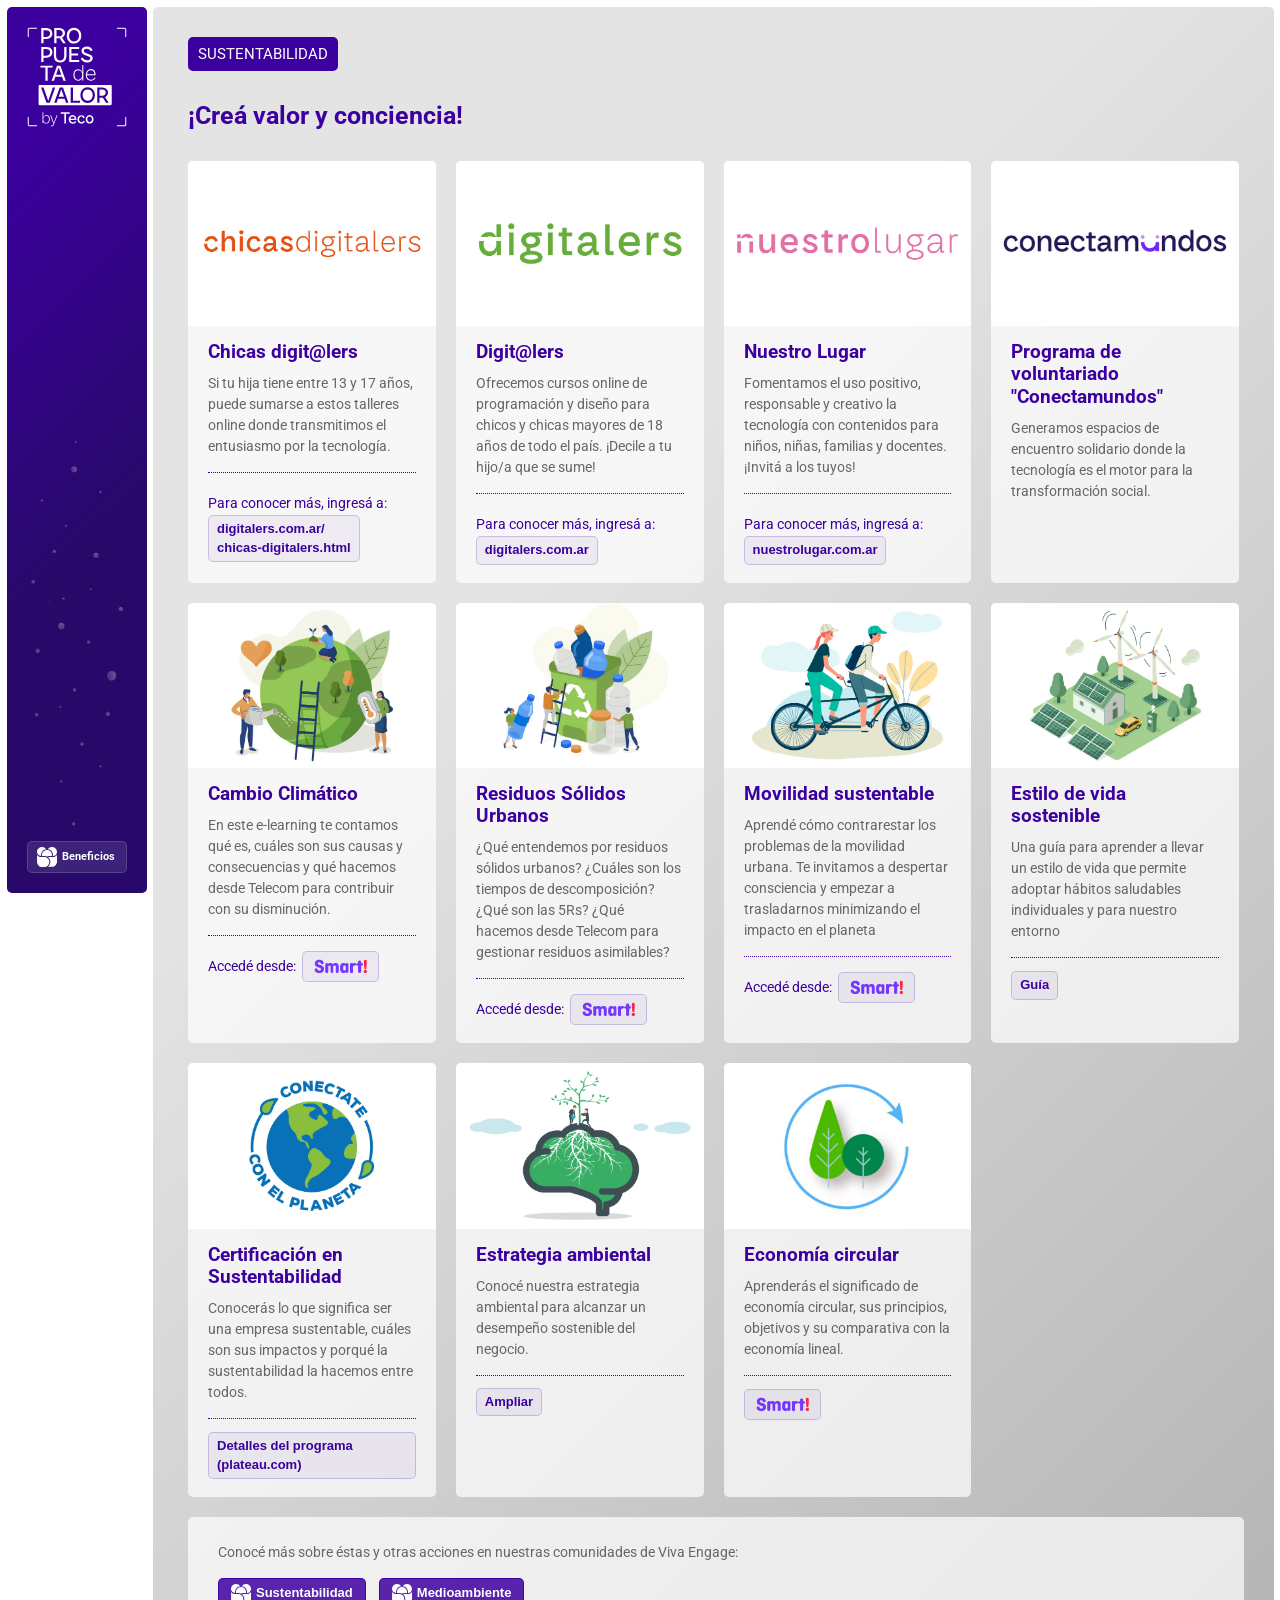
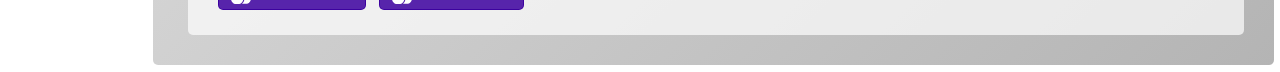
<file: categorias/sustentabilidad.html>
﻿<!DOCTYPE html>
<html lang="es" xmlns:mso="urn:schemas-microsoft-com:office:office"
    xmlns:msdt="uuid:C2F41010-65B3-11d1-A29F-00AA00C14882">

<head>
    <meta charset="UTF-8" />
    <meta content="width=device-width,initial-scale=1.0,maximum-scale=1.0" name="viewport">
    <title>Sustentabilidad :: Propuesta de Valor</title>
    <link rel="shortcut icon" type="image/x-icon" href="../assets/img/favicon.ico">
    <link rel="stylesheet" href="../assets/css/core.min.css" />
    <link rel="stylesheet" href="../assets/css/skin.css" />
    <link rel="stylesheet" href="../assets/css/pdv-beneficios.css" />
    <link rel="stylesheet" href="../assets/css/themify-icons.css" />
    <link rel="stylesheet" href="../assets/fonts/pulso/pulso.css">

    <!--[if lt IE 9]>
        <script type="text/javascript" src="http://html5shiv.googlecode.com/svn/trunk/html5.js"></script>
    <![endif]-->

    <!-- Global site tag (gtag.js) - Google Analytics -->
    <script async src="https://www.googletagmanager.com/gtag/js?id=UA-168668867-1"></script>
    <script>
        window.dataLayer = window.dataLayer || [];
        function gtag() {dataLayer.push(arguments);}
        gtag('js', new Date());

        gtag('config', 'UA-168668867-1');
    </script>

    <!-- Google Tag Manager -->
    <script>(function (w, d, s, l, i) {
            w[l] = w[l] || []; w[l].push({
                'gtm.start':
                    new Date().getTime(), event: 'gtm.js'
            }); var f = d.getElementsByTagName(s)[0],
                j = d.createElement(s), dl = l != 'dataLayer' ? '&l=' + l : ''; j.async = true; j.src =
                    'https://www.googletagmanager.com/gtm.js?id=' + i + dl; f.parentNode.insertBefore(j, f);
        })(window, document, 'script', 'dataLayer', 'GTM-NRTBZH9');</script>
    <!-- End Google Tag Manager -->

</head>

<body id="sustentabilidad">

    <!-- Google Tag Manager (noscript) -->
    <noscript><iframe src="https://www.googletagmanager.com/ns.html?id=GTM-NRTBZH9" height="0" width="0"
            style="display:none;visibility:hidden"></iframe></noscript>
    <!-- End Google Tag Manager (noscript) -->

    <div class="wrapper reveal-side-navigation">
        <div class="wrapper-inner">

            <!-- Content -->
            <div class="content clearfix">

                <div class="row-fluid">
                    <div class="column width-3 categoria pdv-contenido">
                        <div class="thumbnail" data-hover-easing="easeInOut" data-hover-speed="300">
                            <a class="overlay-link" data-content="inline" data-aux-classes="tml-message-modal"
                                data-toolbar="" data-modal-mode data-modal-width="600" data-lightbox-animation="fadeIn"
                                href="../">
                                <img id="logo-aside" src="../assets/img/propuestaDeValor_logo.svg" />
                                <img id="bg-aside-pdv" src="../assets/img/bg-aside.png" />
                                <object>
                                    <div id="volver">
                                        <img src="../assets/img/btn-volver.svg" /><span>Volver</span>
                                    </div>
                                </object>
                                <object>
                                    <a id="vivaEngage"
                                        href="https://www.yammer.com/teco.com.ar/#/threads/inGroup?type=in_group&feedId=12515587"
                                        target="_blank"
                                        onclick="gtag('event', 'Viva Engage', {'event_category': 'Beneficios', 'event_label': 'Beneficios'});">
                                        <p><img id="logo-aside" src="../assets/img/vivaEngage_logo.svg" />Beneficios</p>
                                    </a>
                                </object>
                            </a>
                        </div>
                    </div>
                    <div class="column width-9 contenido">
                        <div class="thumbnail" data-hover-easing="easeInOut" data-hover-speed="300">
                            <div class="row">
                                <div class="column width-12">
                                    <h3 class="categoria-pill">Sustentabilidad</h3>
                                </div>
                            </div>
                            <div class="row intro">
                                <div class="column width-12">
                                    <h3>¡Creá valor y conciencia!</h3>
                                </div>
                            </div>
                            <div class="row flex iniciativas">
                                <div class="column width-3">
                                    <img src="sustentabilidad/digitalers/chicasdigitalers_logo.jpg" alt="" />
                                    <h4>Chicas digit@lers</h4>
                                    <p>Si tu hija tiene entre 13 y 17 años, puede sumarse a estos talleres online donde
                                        transmitimos el entusiasmo por la tecnología.</p>
                                    <p class="acceder acceder-smart acceder-iniciativas">
                                        <span>Para conocer más, ingresá a:</span>
                                        <a href="http://www.digitalers.com.ar/chicas-digitalers.html" target="_blank"
                                            class="button btn-smart">digitalers.com.ar/<br />chicas-digitalers.html</a>
                                    </p>
                                </div>
                                <div class="column width-3">
                                    <img src="sustentabilidad/digitalers/digitalers_logo.jpg" alt="" />
                                    <h4>Digit@lers</h4>
                                    <p>Ofrecemos cursos online de programación y diseño para chicos y chicas mayores de
                                        18 años de todo el país. ¡Decile a tu hijo/a que se sume!</p>
                                    <p class="acceder acceder-smart acceder-iniciativas">
                                        <span>Para conocer más, ingresá a:</span>
                                        <a href="http://www.digitalers.com.ar" target="_blank"
                                            class="button btn-smart">digitalers.com.ar</a>
                                    </p>
                                </div>
                                <div class="column width-3">
                                    <img src="sustentabilidad/nuestroLugar/nuestroLugar_logo.jpg" alt="" />
                                    <h4>Nuestro Lugar</h4>
                                    <p>Fomentamos el uso positivo, responsable y creativo la tecnología con contenidos
                                        para niños, niñas, familias y docentes. ¡Invitá a los tuyos!</p>
                                    <p class="acceder acceder-smart acceder-iniciativas">
                                        <span>Para conocer más, ingresá a:</span>
                                        <a href="http://www.nuestrolugar.com.ar" target="_blank"
                                            class="button btn-smart">nuestrolugar.com.ar</a>
                                    </p>
                                </div>
                                <div class="column width-3">
                                    <img src="sustentabilidad/conectamundos/conectamundos_logo.jpg" alt="" />
                                    <h4>Programa de voluntariado "Conectamundos"</h4>
                                    <p>Generamos espacios de encuentro solidario donde la tecnología es el motor para la
                                        transformación social. </p>
                                </div>
                                <div class="column width-3">
                                    <img src="sustentabilidad/cambioClimatico/cambioClimatico_logo.jpg" alt="" />
                                    <h4>Cambio Climático</h4>
                                    <p>En este e-learning te contamos qué es, cuáles son sus causas y consecuencias y
                                        qué hacemos desde Telecom para contribuir con su disminución.</p>
                                    <p class="acceder acceder-smart acceder-iniciativas">
                                        <span>Accedé desde:</span>
                                        <a href="https://performancemanager8.successfactors.com/sf/learning?destUrl=https%3a%2f%2ftelecomarg1%2eplateau%2ecom%2flearning%2fuser%2fdeeplink%5fredirect%2ejsp%3flinkId%3dITEM%5fDETAILS%26componentID%3d4022%26componentTypeID%3dELEARNING%26revisionDate%3d1590697500000%26fromSF%3dY&company=telecomargP"
                                            target="_blank" class="button btn-link"
                                            onclick="gtag('event', 'Smart', {'event_category': 'Sustentabilidad', 'event_label': 'Cambio Climático'});">
                                            <img class="smart" src="../assets/img/smart-logo.png" /></a>
                                    </p>
                                </div>
                                <div class="column width-3">
                                    <img src="sustentabilidad/residuosSolidosUrbanos/residuosSolidosUrbanos_logo.jpg"
                                        alt="" />
                                    <h4>Residuos Sólidos Urbanos</h4>
                                    <p>¿Qué entendemos por residuos sólidos urbanos? ¿Cuáles son los tiempos de
                                        descomposición? ¿Qué son las 5Rs? ¿Qué hacemos desde Telecom para gestionar
                                        residuos asimilables?</p>
                                    <p class="acceder acceder-smart acceder-iniciativas">
                                        <span>Accedé desde:</span>
                                        <a href="https://telecomarg1.plateau.com/learning/user/common/viewItemDetails.do?componentTypeID=ELEARNING&componentID=EACD-60001381&revisionDate=1578334993000&catalogCurrencyCode=ARS&returnLink=%2Flearning%2Fuser%2Fcatalogsearch%2FcatalogSearchDispatchAction.do%3FsearchType%3DfilteredSearch%26keywords%3D&backto=%2Flearning%2Fuser%2Fcatalogsearch%2FcatalogSearchDispatchAction.do%3FsearchType%3DfilteredSearch%26keywords%3D"
                                            target="_blank" class="button btn-link"
                                            onclick="gtag('event', 'Smart', {'event_category': 'Sustentabilidad', 'event_label': 'Residuos Sólidos Urbanos'});">
                                            <img class="smart" src="../assets/img/smart-logo.png" /></a>
                                    </p>
                                </div>
                                <div class="column width-3">
                                    <img src="sustentabilidad/movilidadSustentable/movilidadSustentable_logo.jpg"
                                        alt="" />
                                    <h4>Movilidad sustentable</h4>
                                    <p>Aprendé cómo contrarestar los problemas de la movilidad urbana. Te invitamos a
                                        despertar consciencia y empezar a trasladarnos minimizando el impacto en el
                                        planeta</p>
                                    <p class="acceder acceder-smart acceder-iniciativas">
                                        <span>Accedé desde:</span>
                                        <a href="https://telecomarg1.plateau.com/learning/user/common/viewItemDetails.do?componentTypeID=ELEARNING&componentID=9008&revisionDate=1599773220000&catalogCurrencyCode=ARS&returnLink=%2Flearning%2Fuser%2Fcatalogsearch%2FcatalogSearchDispatchAction.do%3FsearchType%3DfilteredSearch%26keywords%3D&backto=%2Flearning%2Fuser%2Fcatalogsearch%2FcatalogSearchDispatchAction.do%3FsearchType%3DfilteredSearch%26keywords%3D"
                                            target="_blank" class="button btn-link"
                                            onclick="gtag('event', 'Smart', {'event_category': 'Sustentabilidad', 'event_label': 'Residuos Sólidos Urbanos'});">
                                            <img class="smart" src="../assets/img/smart-logo.png" /></a>
                                    </p>
                                </div>
                                <div class="column width-3">
                                    <img src="sustentabilidad/estiloDeVidaSostenible/estiloDeVidaSostenible_logo.jpg"
                                        alt="" />
                                    <h4>Estilo de vida sostenible</h4>
                                    <p>Una guía para aprender a llevar un estilo de vida que permite adoptar hábitos
                                        saludables individuales y para nuestro entorno</p>
                                    <p class="acceder acceder-smart acceder-iniciativas">
                                        <a href="https://cablevisionfibertel.sharepoint.com/:b:/r/sites/propuestadevalor/SiteAssets/categorias/sustentabilidad/estrategiaAmbiental/Estilos%20de%20vida%20ma%CC%81s%20sostenibles.pdf?csf=1&web=1&e=LGBmtl"
                                            target="_blank" class="button btn-link"
                                            onclick="gtag('event', 'Stream', {'event_category': 'Sustentabilidad', 'event_label': 'Estilo de vida sostenible'});">Guía</a>
                                    </p>
                                </div>
                                <div class="column width-3">
                                    <img src="sustentabilidad/acciones/acciones_logo.jpg" alt="" />
                                    <h4>Certificación en Sustentabilidad</h4>
                                    <p>Conocerás lo que significa ser una empresa sustentable, cuáles son sus impactos y
                                        porqué la sustentabilidad la hacemos entre todos.</p>
                                    <p class="acceder acceder-smart acceder-iniciativas">
                                        <a href="https://telecomarg1.plateau.com/learning/user/learning/program/viewProgramDetails.do?fromSF=Y&programID=Cert_Sustentabilidad&menuGroup=Learning&menuItem=Cur&fromDeepLink=true&hideProgramDetailsBackLink=true"
                                            target="_blank" class="button btn-link"
                                            onclick="gtag('event', 'Stream', {'event_category': 'Sustentabilidad', 'event_label': 'Cuidado del medioambiente'});">
                                            Detalles del programa (plateau.com)</a>
                                    </p>
                                </div>
                                <div class="column width-3">
                                    <img src="sustentabilidad/estrategiaAmbiental/estrategiaAmbiental_logo.jpg"
                                        alt="" />
                                    <h4>Estrategia ambiental</h4>
                                    <p>Conocé nuestra estrategia ambiental para alcanzar un desempeño sostenible del
                                        negocio.</p>
                                    <p class="acceder acceder-smart acceder-iniciativas">
                                        <a href="sustentabilidad/estrategiaAmbiental/estrategiaAmbiental.pdf"
                                            target="_blank" class="button btn-smart">Ampliar</a>
                                    </p>
                                </div>
                                <div class="column width-3">
                                    <img src="sustentabilidad/estrategiaAmbiental/economiaCircular_logo.jpg" alt="" />
                                    <h4>Economía circular</h4>
                                    <p>Aprenderás el significado de economía circular, sus principios, objetivos y su
                                        comparativa con la economía lineal.</p>
                                    <p class="acceder acceder-smart acceder-iniciativas">
                                        <a href="https://telecomarg1.plateau.com/learning/user/common/viewItemDetails.do?componentID=55040&componentTypeID=ELEARNING&fromSF=Y&revisionDate=1673987700000&menuGroup=Learning&menuItem=Cur&fromDeepLink=true&hideItemDetailsBackLink=true#/19458F6199D379571800F56070DE3F59"
                                            target="_blank" class="button btn-link"
                                            onclick="gtag('event', 'Smart', {'event_category': 'Sustentabilidad', 'event_label': 'Economía circular'});">
                                            <img class="smart" src="../assets/img/smart-logo.png" /></a>
                                    </p>
                                </div>
                            </div>
                            <div class="row">
                                <div class="row banner">
                                    <div class="column width-12">
                                        <p>Conocé más sobre éstas y otras acciones en nuestras comunidades de Viva
                                            Engage:
                                        </p>
                                        <p>
                                            <a href="https://www.yammer.com/teco.com.ar/#/threads/inGroup?type=in_group&feedId=5143002"
                                                target="_blank" class="button vivaEngage"
                                                onclick="gtag('event', 'Viva Engage', {'event_category': 'Beneficios', 'event_label': 'Sustentabilidad'});">
                                                <img class="vivaEngage"
                                                    src="../assets/img/vivaEngage_logo.svg" />Sustentabilidad</a>
                                            <a href="https://www.yammer.com/teco.com.ar/#/threads/inGroup?type=in_group&feedId=5412752"
                                                target="_blank" class="button vivaEngage"
                                                onclick="gtag('event', 'Viva Engage', {'event_category': 'Beneficios', 'event_label': 'Medioambiente'});">
                                                <img class="vivaEngage"
                                                    src="../assets/img/vivaEngage_logo.svg" />Medioambiente</a>
                                        </p>
                                    </div>
                                </div>
                            </div>
                        </div>
                    </div>
                </div>

            </div>
            <!-- Content End -->

        </div>
    </div>

    <!-- Js -->
    <script type="text/javascript" src="../assets/js/jquery-1.12.4.min.js"></script>
    <script type="text/javascript" src="../assets/js/jquery.tm.equalize.min.js"></script>
    <script type="text/javascript" src="../assets/js/timber.master.min.js"></script>

</body>

</html>
</file>
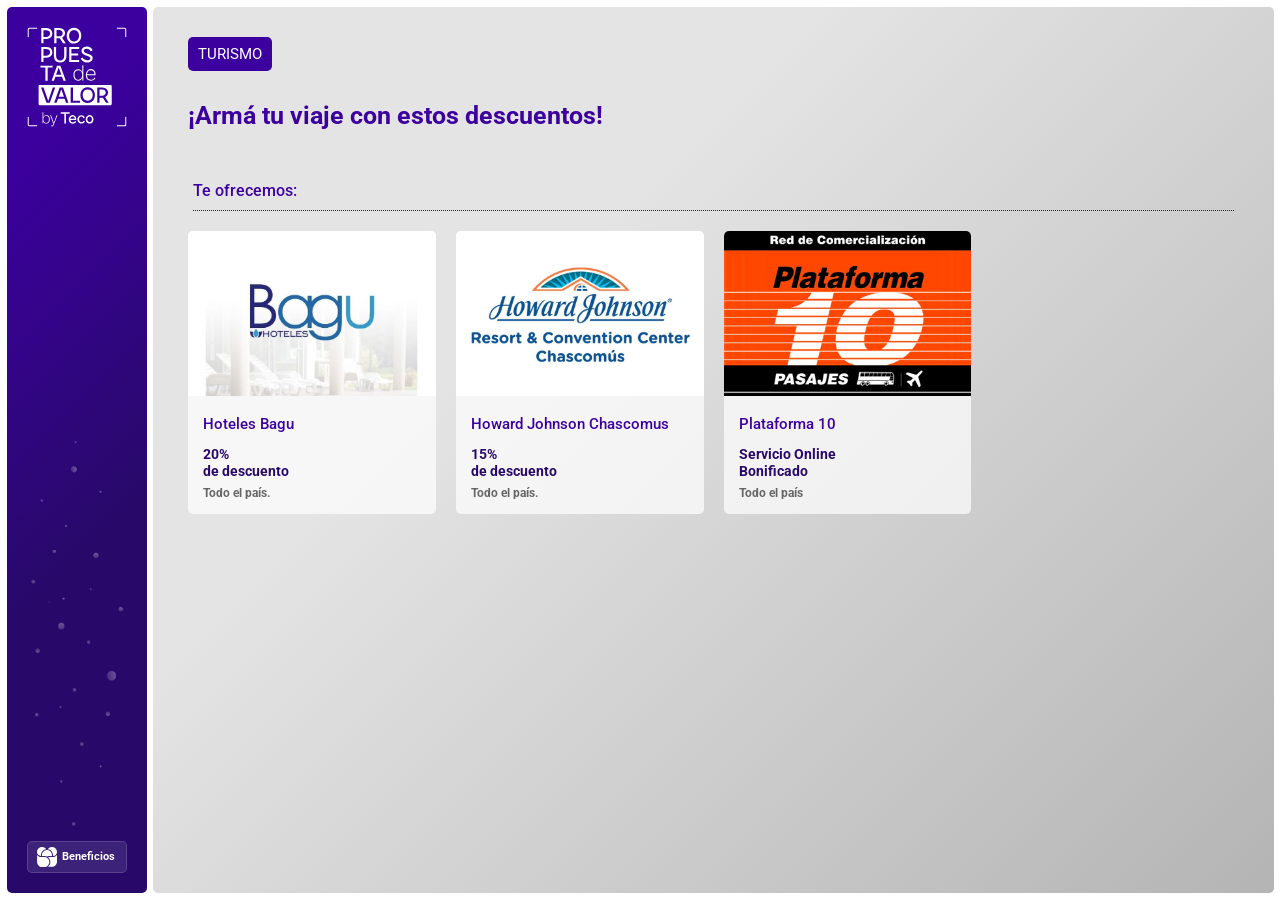
<file: categorias/turismo.html>
﻿<!DOCTYPE html>
<html lang="es" xmlns:mso="urn:schemas-microsoft-com:office:office"
    xmlns:msdt="uuid:C2F41010-65B3-11d1-A29F-00AA00C14882">

<head>
    <meta charset="UTF-8" />
    <meta content="width=device-width,initial-scale=1.0,maximum-scale=1.0" name="viewport" />
    <title>Turismo :: Propuesta de Valor</title>
    <link rel="shortcut icon" type="image/x-icon" href="../assets/img/favicon.ico">
    <link rel="stylesheet" href="../assets/css/core.min.css" />
    <link rel="stylesheet" href="../assets/css/skin.css" />
    <link rel="stylesheet" href="../assets/css/pdv-beneficios.css" />
    <link rel="stylesheet" href="../assets/css/themify-icons.css" />
    <link rel="stylesheet" href="../assets/fonts/pulso/pulso.css">

    <!--[if lt IE 9]>
            <script type="text/javascript" src="http://html5shiv.googlecode.com/svn/trunk/html5.js"></script>
        <![endif]-->

    <!-- Global site tag (gtag.js) - Google Analytics -->
    <script async src="https://www.googletagmanager.com/gtag/js?id=UA-168668867-1"></script>
    <script>
        window.dataLayer = window.dataLayer || [];
        function gtag() {
            dataLayer.push(arguments);
        }
        gtag("js", new Date());

        gtag("config", "UA-168668867-1");
    </script>

    <!-- Google Tag Manager -->
    <script>
        (function (w, d, s, l, i) {
            w[l] = w[l] || [];
            w[l].push({"gtm.start": new Date().getTime(), event: "gtm.js"});
            var f = d.getElementsByTagName(s)[0],
                j = d.createElement(s),
                dl = l != "dataLayer" ? "&l=" + l : "";
            j.async = true;
            j.src = "https://www.googletagmanager.com/gtm.js?id=" + i + dl;
            f.parentNode.insertBefore(j, f);
        })(window, document, "script", "dataLayer", "GTM-NRTBZH9");
    </script>
    <!-- End Google Tag Manager -->

</head>

<body id="turismo">
    <!-- Google Tag Manager (noscript) -->
    <noscript><iframe src="https://www.googletagmanager.com/ns.html?id=GTM-NRTBZH9" height="0" width="0"
            style="display: none; visibility: hidden;"></iframe></noscript>
    <!-- End Google Tag Manager (noscript) -->

    <div class="wrapper reveal-side-navigation">
        <div class="wrapper-inner">
            <!-- Content -->
            <div class="content clearfix">
                <div class="row-fluid">
                    <div class="column width-3 categoria pdv-contenido">
                        <div class="thumbnail" data-hover-easing="easeInOut" data-hover-speed="300">
                            <a class="overlay-link" data-content="inline" data-aux-classes="tml-message-modal"
                                data-toolbar="" data-modal-mode data-modal-width="600" data-lightbox-animation="fadeIn"
                                href="../">
                                <img id="logo-aside" src="../assets/img/propuestaDeValor_logo.svg" />
                                <img id="bg-aside-pdv" src="../assets/img/bg-aside.png" />
                                <object>
                                    <div id="volver"><img src="../assets/img/btn-volver.svg" /><span>Volver</span></div>
                                </object>
                                <object>
                                    <a id="vivaEngage"
                                        href="https://www.yammer.com/teco.com.ar/#/threads/inGroup?type=in_group&feedId=12515587"
                                        target="_blank"
                                        onclick="gtag('event', 'Viva Engage', {'event_category': 'Beneficios', 'event_label': 'Beneficios'});">
                                        <p><img id="logo-aside" src="../assets/img/vivaEngage_logo.svg" />Beneficios</p>
                                    </a>
                                </object>
                            </a>
                        </div>
                    </div>
                    <div class="column width-9 contenido">
                        <div class="thumbnail" data-hover-easing="easeInOut" data-hover-speed="300">
                            <div class="row">
                                <div class="column width-12">
                                    <h3 class="categoria-pill">Turismo</h3>
                                </div>
                            </div>
                            <div class="row intro">
                                <div class="column width-12">
                                    <h3>¡Armá tu viaje con estos descuentos!</h3>
                                </div>
                            </div>
                            <div class="row">
                                <div class="column width-12">
                                    <h4 class="separador">Te ofrecemos:</h4>
                                </div>
                            </div>
                            <div class="row flex descuentos">
                                <!-- Hilton Buenos Aires 
                                <div class="column width-2 grilla-base">
                                    <a class="lightbox-link" data-content="inline" data-modal-mode
                                        data-modal-width="600" data-lightbox-animation="fadeIn" href="#hilton"
                                        onclick="gtag('event', 'Click', {'event_category': 'Turismo', 'event_label': 'Hilton Buenos Aires'});">
                                        <div class="grilla-contenido">
                                            <img src="turismo/hilton/hilton_logo.jpg" alt="" />
                                            <div class="beneficio">
                                                <h4>Hilton Buenos Aires</h4>
                                            </div>
                                            <div class="ahorro">
                                                <h5>Te ofrecemos una tarifa especial</h5>
                                            </div>
                                            <div class="zona">
                                                <p>Todo el país</p>
                                            </div>
                                        </div>
                                    </a>
                                </div>-->
                                <!-- modal 
                                <section id="hilton" class="background-none hide">
                                    <div class="section-block info">
                                        <div class="row">
                                            <div class="column width-2">
                                                <div class="thumbnail center mb-20">
                                                    <img src="turismo/hilton/hilton_logo.jpg" />
                                                </div>
                                            </div>
                                            <div class="column width-9 no-padding">
                                                <div class="titulo">
                                                    <h3 class="categoria-pill">Turismo</h3>
                                                    <h3>Hilton Buenos Aires</h3>
                                                    <p>Te ofrecemos una tarifa especial.</p>
                                                </div>
                                            </div>
                                        </div>
                                    </div>
                                    <div class="section-block detalle">
                                        <div class="row">
                                            <div class="column width-6">
                                                <div class="items">
                                                    <span class="ti-star"></span>
                                                    <p>Tarifa <strong>especial</strong></p>
                                                </div>
                                            </div>
                                            <div class="column width-4">
                                                <div class="items">
                                                    <span class="ti-location-pin"></span>
                                                    <p>Todo el país</p>
                                                </div>
                                            </div>
                                        </div>
                                        <div class="row">
                                            <div class="column width-6">
                                                <div class="items">
                                                    <span class="ti-target"></span>
                                                    <p>
                                                        Enviá un mail solicitando reserva a
                                                        reservations.buenosaires@hilton.com <a
                                                            href="mailto:reservations.buenosaires@hilton.com"></a> desde
                                                        tu mail corportivo mencionando el código TELECOM_EMPLOYEE
                                                        Teléfono: 54-11-4891-0000
                                                    </p>
                                                </div>
                                            </div>
                                            <div class="column width-4">
                                                <div class="items">
                                                    <span class="ti-timer"></span>
                                                    <p>Hasta el 31 de Marzo de 2022</p>
                                                </div>
                                            </div>
                                        </div>
                                    </div>
                                    <div class="section-block flyer">
                                        <div class="row">
                                            <div class="column width-12">
                                                <article class="post">
                                                    <div class="post-content">
                                                        <div class="thumbnail">
                                                            <img src="turismo/hilton/hilton_contenido1.jpg" />
                                                        </div>
                                                    </div>
                                                </article>
                                            </div>
                                        </div>
                                    </div>
                                </section>-->
                                <!-- Hilton Buenos Aires End -->

                                <!-- Hotel Bagu -->
                                <div class="column width-2 grilla-base">
                                    <a class="lightbox-link" data-content="inline" data-modal-mode
                                        data-modal-width="600" data-lightbox-animation="fadeIn" href="#hotelbagu"
                                        onclick="gtag('event', 'Click', {'event_category': 'Turismo', 'event_label': 'hotelbagu'});">
                                        <div class="grilla-contenido">
                                            <img src="turismo/hotelbagu/hotelbagu_logo.jpg" alt="" />
                                            <div class="beneficio">
                                                <h4>Hoteles Bagu</h4>
                                            </div>
                                            <div class="ahorro">
                                                <h5>
                                                    20%<br />
                                                    de descuento
                                                </h5>
                                            </div>
                                            <div class="zona">
                                                <p>Todo el país.</p>
                                            </div>
                                        </div>
                                    </a>
                                </div>
                                <!-- modal -->
                                <section id="hotelbagu" class="background-none hide">
                                    <div class="section-block info">
                                        <div class="row">
                                            <div class="column width-2">
                                                <div class="thumbnail center mb-20">
                                                    <img src="turismo/hotelbagu/hotelbagu_logo.jpg" />
                                                </div>
                                            </div>
                                            <div class="column width-9 no-padding">
                                                <div class="titulo">
                                                    <h3 class="categoria-pill">Turismo</h3>
                                                    <h3>Hoteles de la Cadena Bagu</h3>
                                                    <p>Te ofrecemos descuento 20%.</p>
                                                </div>
                                            </div>
                                        </div>
                                    </div>
                                    <div class="section-block detalle">
                                        <div class="row">
                                            <div class="column width-6">
                                                <div class="items">
                                                    <span class="ti-star"></span>
                                                    <p>20% de Descuento</p>
                                                </div>
                                            </div>
                                            <div class="column width-4">
                                                <div class="items">
                                                    <span class="ti-location-pin"></span>
                                                    <p>Mar del Plata. Pinamar. Ushuaia. Iguazú. Gesell. Posadas. Buenos
                                                        Aires.</p>
                                                </div>
                                            </div>
                                        </div>
                                        <div class="row">
                                            <div class="column width-6">
                                                <div class="items">
                                                    <span class="ti-target"></span>
                                                    <p>
                                                        Conocé los servicios en <a href="https://www.hotelesbagu.com/"
                                                            target="_blank">www.hotelesbagu.com</a> Y para acceder a las
                                                        reservas con descuento contactate al Teléfono: +54 9 11 3015
                                                        9771 (08:00-16:00) o al E-mail: <a
                                                            href="mailto:convenios@hotelesbagu.com">convenios@hotelesbagu.com
                                                    </p>
                                                </div>
                                            </div>
                                            <div class="column width-4">
                                                <div class="items">
                                                    <span class="ti-timer"></span>
                                                    <p>Hasta el 31 de diciembre de 2024</p>
                                                </div>
                                            </div>
                                        </div>
                                    </div>
                                    <div class="section-block flyer">
                                        <div class="row">
                                            <div class="column width-12">
                                                <article class="post">
                                                    <div class="post-content">
                                                        <div class="thumbnail"><a
                                                                href="mailto:convenios@hotelesbagu.com/"
                                                                target="_blank"><img
                                                                    src="turismo/hotelbagu/hotelbagu_contenido1.jpg" /></a>
                                                        </div>
                                                        <div class="thumbnail"><a
                                                                href="mailto:convenios@hotelesbagu.com"
                                                                target="_blank"><img
                                                                    src="turismo/hotelbagu/hotelbagu_contenido2.jpg" /></a>
                                                        </div>
                                                        <div class="thumbnail"><a
                                                                href="mailto:convenios@hotelesbagu.com"
                                                                target="_blank"><img
                                                                    src="turismo/hotelbagu/hotelbagu_contenido3.jpg" /></a>
                                                        </div>
                                                        <div class="thumbnail"><a
                                                                href="mailto:convenios@hotelesbagu.com"
                                                                target="_blank"><img
                                                                    src="turismo/hotelbagu/hotelbagu_contenido4.jpg" /></a>
                                                        </div>
                                                        <div class="thumbnail"><a
                                                                href="mailto:convenios@hotelesbagu.com"
                                                                target="_blank"><img
                                                                    src="turismo/hotelbagu/hotelbagu_contenido5.jpg" /></a>
                                                        </div>
                                                        <div class="thumbnail"><a
                                                                href="mailto:convenios@hotelesbagu.com"
                                                                target="_blank"><img
                                                                    src="turismo/hotelbagu/hotelbagu_contenido6.jpg" /></a>
                                                        </div>
                                                        <div class="thumbnail"><a
                                                                href="mailto:convenios@hotelesbagu.com"
                                                                target="_blank"><img
                                                                    src="turismo/hotelbagu/hotelbagu_contenido7.jpg" /></a>
                                                        </div>
                                                    </div>
                                                </article>
                                            </div>
                                        </div>
                                    </div>
                                </section>
                                <!-- Hotel Bagu End -->

                                <!-- Howard Johnson Chascomus -->
                                <div class="column width-2 grilla-base">
                                    <a class="lightbox-link" data-content="inline" data-modal-mode
                                        data-modal-width="600" data-lightbox-animation="fadeIn"
                                        href="#howardjohnsonchascomus"
                                        onclick="gtag('event', 'Click', {'event_category': 'Turismo', 'event_label': 'howardjohnsonchascomus'});">
                                        <div class="grilla-contenido">
                                            <img src="turismo/howardjohnsonchascomus/howardjohnson_logo.jpg" alt="" />
                                            <div class="beneficio">
                                                <h4>Howard Johnson Chascomus</h4>
                                            </div>
                                            <div class="ahorro">
                                                <h5>
                                                    15%<br />
                                                    de descuento
                                                </h5>
                                            </div>
                                            <div class="zona">
                                                <p>Todo el país.</p>
                                            </div>
                                        </div>
                                    </a>
                                </div>
                                <!-- modal -->
                                <section id="howardjohnsonchascomus" class="background-none hide">
                                    <div class="section-block info">
                                        <div class="row">
                                            <div class="column width-2">
                                                <div class="thumbnail center mb-20">
                                                    <img
                                                        src="turismo/howardjohnsonchascomus/howardjohnsonchascomus_logo.jpg" />
                                                </div>
                                            </div>
                                            <div class="column width-9 no-padding">
                                                <div class="titulo">
                                                    <h3 class="categoria-pill">Turismo</h3>
                                                    <h3>Howard johnson Chascomus</h3>
                                                    <p>Te ofrecemos descuento 15%.</p>
                                                </div>
                                            </div>
                                        </div>
                                    </div>
                                    <div class="section-block detalle">
                                        <div class="row">
                                            <div class="column width-6">
                                                <div class="items">
                                                    <span class="ti-star"></span>
                                                    <p>15% de Descuento</p>
                                                </div>
                                            </div>
                                            <div class="column width-4">
                                                <div class="items">
                                                    <span class="ti-location-pin"></span>
                                                    <p>Todo el páis.</p>
                                                </div>
                                            </div>
                                        </div>
                                        <div class="row">
                                            <div class="column width-6">
                                                <div class="items">
                                                    <span class="ti-target"></span>
                                                    <p>
                                                        Conocé los servicios en <a href="https://hjchascomus.com.ar/"
                                                            target="_blank">hjchascomus.com.ar</a> Y para acceder a las
                                                        reservas con descuento contactate al Teléfono: 112070-5192
                                                        Agustin Ricardi mencionando el código TELECOM2023 o al E-mail:
                                                        <a href="mailto:chascomushowardjohnson@gmail.com">chascomushowardjohnson@gmail.com
                                                    </p>
                                                </div>
                                            </div>
                                            <div class="column width-4">
                                                <div class="items">
                                                    <span class="ti-timer"></span>
                                                    <p>Hasta el 31 de diciembre de 2024</p>
                                                </div>
                                            </div>
                                        </div>
                                    </div>
                                    <div class="section-block flyer">
                                        <div class="row">
                                            <div class="column width-12">
                                                <article class="post">
                                                    <div class="post-content">
                                                        <div class="thumbnail"><a
                                                                href="mailto:chascomushowardjohnson@gmail.com/"
                                                                target="_blank"><img
                                                                    src="turismo/howardjohnsonchascomus/howardjohnsonchascomus_contenido1.jpg" /></a>
                                                        </div>
                                                    </div>
                                                </article>
                                            </div>
                                        </div>
                                    </div>
                                </section>
                                <!-- Howard Johnson Chascomus End -->

                                <!-- Complejo de Cabañas Villa Gesell
                                <div class="column width-2 grilla-base">
                                    <a class="lightbox-link" data-content="inline" data-modal-mode
                                        data-modal-width="600" data-lightbox-animation="fadeIn" href="#villagesell"
                                        onclick="gtag('event', 'Click', {'event_category': 'Turismo', 'event_label': 'villagesell'});">
                                        <div class="grilla-contenido">
                                            <img src="turismo/villagesell/villagesell_logo.jpg" alt="" />
                                            <div class="beneficio">
                                                <h4>Complejo de Cabañas Villa Gesell</h4>
                                            </div>
                                            <div class="ahorro">
                                                <h5>
                                                    Hasta 20%<br />
                                                    en descuento
                                                </h5>
                                            </div>
                                            <div class="zona">
                                                <p>Todo el país</p>
                                            </div>
                                        </div>
                                    </a>
                                </div>-->
                                <!-- modal
                                <section id="villagesell" class="background-none hide">
                                    <div class="section-block info">
                                        <div class="row">
                                            <div class="column width-2">
                                                <div class="thumbnail center mb-20">
                                                    <img src="turismo/villagesell/villagesell_logo.jpg" />
                                                </div>
                                            </div>
                                            <div class="column width-9 no-padding">
                                                <div class="titulo">
                                                    <h3 class="categoria-pill">Turismo</h3>
                                                    <h3>Complejo de Cabañas Villa Gesell</h3>
                                                    <p>Te ofrecemos descuento de hasta 20%.</p>
                                                </div>
                                            </div>
                                        </div>
                                    </div>
                                    <div class="section-block detalle">
                                        <div class="row">
                                            <div class="column width-6">
                                                <div class="items">
                                                    <span class="ti-star"></span>
                                                    <p>Hasta 20% de Descuento</p>
                                                </div>
                                            </div>
                                            <div class="column width-4">
                                                <div class="items">
                                                    <span class="ti-location-pin"></span>
                                                    <p>Todo el país</p>
                                                </div>
                                            </div>
                                        </div>
                                        <div class="row">
                                            <div class="column width-6">
                                                <div class="items">
                                                    <span class="ti-target"></span>
                                                    <p>
                                                        Ingresá a <a href="https://mecaplaya.com/"
                                                            target="_blank">www.mecaplaya.com</a> para conocer la
                                                        propuesta y contactate anunciando que trabajas en Telecom. O
                                                        Ingresá a
                                                        <a href="http://www.dockplaya.com.ar/"
                                                            target="_blank">www.dockplaya.com.ar</a>
                                                    </p>
                                                    <p>Ingresá a <a href="http://www.terranostraplaya.com/"
                                                            target="_blank">wwwterranostraplaya.com</a> o contactate al
                                                        (2255) 53-0522</p>
                                                    <p>También podes acceder a <a href="http://www.altavistaplaya.com/"
                                                            target="_blank">www.altavistaplaya.com</a></p>
                                                </div>
                                            </div>
                                            <div class="column width-4">
                                                <div class="items">
                                                    <span class="ti-timer"></span>
                                                    <p>Hasta el 31 de diciembre de 2022</p>
                                                </div>
                                            </div>
                                        </div>
                                    </div>
                                    <div class="section-block flyer">
                                        <div class="row">
                                            <div class="column width-12">
                                                <article class="post">
                                                    <div class="post-content">
                                                        <div class="thumbnail"><a href="http://www.altavistaplaya.com/"
                                                                target="_blank"><img
                                                                    src="turismo/villagesell/villagesell_contenido1.jpg" /></a>
                                                        </div>
                                                        <div class="thumbnail"><a
                                                                href="http://www.terranostraplaya.com/"
                                                                target="_blank"><img
                                                                    src="turismo/villagesell/villagesell_contenido2.jpg" /></a>
                                                        </div>
                                                        <div class="thumbnail"><a href="https://mecaplaya.com/"
                                                                target="_blank"><img
                                                                    src="turismo/villagesell/villagesell_contenido3.jpg" /></a>
                                                        </div>
                                                        <div class="thumbnail"><a href="http://www.dockplaya.com.ar/"
                                                                target="_blank"><img
                                                                    src="turismo/villagesell/villagesell_contenido4.jpg" /></a>
                                                        </div>
                                                    </div>
                                                </article>
                                            </div>
                                        </div>
                                    </div>
                                </section>-->
                                <!-- Complejo de Cabañas Villa Gesell End -->

                                <!-- Aerolíneas Argentinas 
                                <div class="column width-2 grilla-base">
                                    <a class="lightbox-link" data-content="inline" data-modal-mode
                                        data-modal-width="600" data-lightbox-animation="fadeIn" href="#aerolineas"
                                        onclick="gtag('event', 'Click', {'event_category': 'Turismo', 'event_label': 'Aerolíneas Argentinas'});">
                                        <div class="grilla-contenido">
                                            <img src="turismo/aerolineas/aerolineas_logo.jpg" alt="" />
                                            <div class="beneficio">
                                                <h4>Aerolíneas Argentinas</h4>
                                            </div>
                                            <div class="ahorro">
                                                <h5>Hasta 20% de ahorro</h5>
                                            </div>
                                            <div class="zona">
                                                <p>Todo el país</p>
                                            </div>
                                        </div>
                                    </a>
                                </div>-->
                                <!-- modal 
                                <section id="aerolineas" class="background-none hide">
                                    <div class="section-block info">
                                        <div class="row">
                                            <div class="column width-2">
                                                <div class="thumbnail center mb-20">
                                                    <img src="turismo/aerolineas/aerolineas_logo.jpg" />
                                                </div>
                                            </div>
                                            <div class="column width-9 no-padding">
                                                <div class="titulo">
                                                    <h3 class="categoria-pill">Turismo</h3>
                                                    <h3>Aerolíneas Argentinas</h3>
                                                    <p>Te ofrecemos hasta 20% de descuento.</p>
                                                </div>
                                            </div>
                                        </div>
                                    </div>
                                    <div class="section-block detalle">
                                        <div class="row">
                                            <div class="column width-6">
                                                <div class="items">
                                                    <span class="ti-star"></span>
                                                    <p>Hasta <strong>20%</strong> de ahorro</p>
                                                </div>
                                            </div>
                                            <div class="column width-4">
                                                <div class="items">
                                                    <span class="ti-location-pin"></span>
                                                    <p>Todo el país</p>
                                                </div>
                                            </div>
                                        </div>
                                        <div class="row">
                                            <div class="column width-6">
                                                <div class="items">
                                                    <span class="ti-target"></span>
                                                    <p>
                                                        Ingresá a <a
                                                            href="https://www.aerolineas.com.ar/es-ar/acuerdocorporativo"
                                                            target="_blank">https://www.aerolineas.com.ar/es-ar/acuerdocorporativo</a>
                                                        con los datos (Empresa:
                                                        Telecom - Tu DNI - Clave: telecom)
                                                    </p>
                                                </div>
                                            </div>
                                            <div class="column width-4">
                                                <div class="items">
                                                    <span class="ti-timer"></span>
                                                    <p>Ver detalle de fechas de promoción en el flyer publicado.
                                                        Vigencia a dic 2024</p>
                                                </div>
                                            </div>
                                        </div>
                                    </div>
                                    <div class="section-block flyer">
                                        <div class="row">
                                            <div class="column width-12">
                                                <article class="post">
                                                    <div class="post-content">
                                                        <div class="thumbnail">
                                                            <img src="turismo/aerolineas/aerolineas_contenido1.jpg" />
                                                        </div>
                                                    </div>
                                                </article>
                                            </div>
                                        </div>
                                    </div>
                                </section>-->
                                <!-- Aerolíneas Argentinas End -->

                                <!-- Plataforma 10 -->
                                <div class="column width-2 grilla-base">
                                    <a class="lightbox-link" data-content="inline" data-modal-mode
                                        data-modal-width="600" data-lightbox-animation="fadeIn" href="#plataforma10"
                                        onclick="gtag('event', 'Click', {'event_category': 'Turismo', 'event_label': 'Plataforma 10'});">
                                        <div class="grilla-contenido">
                                            <img src="turismo/plataforma10/plataforma10_logo.jpg" alt="" />
                                            <div class="beneficio">
                                                <h4>Plataforma 10</h4>
                                            </div>
                                            <div class="ahorro">
                                                <h5>
                                                    Servicio Online<br />Bonificado
                                                </h5>
                                            </div>
                                            <div class="zona">
                                                <p>Todo el país</p>
                                            </div>
                                        </div>
                                    </a>
                                </div>
                                <!-- modal -->
                                <section id="plataforma10" class="background-none hide">
                                    <div class="section-block info">
                                        <div class="row">
                                            <div class="column width-2">
                                                <div class="thumbnail center mb-20">
                                                    <img src="turismo/plataforma10/plataforma10_logo.jpg" />
                                                </div>
                                            </div>
                                            <div class="column width-9 no-padding">
                                                <div class="titulo">
                                                    <h3 class="categoria-pill">Turismo</h3>
                                                    <h3>Plataforma 10</h3>
                                                    <p>Te ofrecemos la bonificación del 100% del costo del servicio
                                                        online.</p>
                                                </div>
                                            </div>
                                        </div>
                                    </div>
                                    <div class="section-block detalle">
                                        <div class="row">
                                            <div class="column width-6">
                                                <div class="items">
                                                    <span class="ti-star"></span>
                                                    <p>Servicio Online Bonificado</p>
                                                </div>
                                            </div>
                                            <div class="column width-4">
                                                <div class="items">
                                                    <span class="ti-location-pin"></span>
                                                    <p>Todo el país</p>
                                                </div>
                                            </div>
                                        </div>
                                        <div class="row">
                                            <div class="column width-6">
                                                <div class="items">
                                                    <span class="ti-target"></span>
                                                    <p>
                                                        Ingresá a <a
                                                            href="https://neoportal-telecom.plataforma10.com.ar/servicios"
                                                            target="_blank">https://neoportal-telecom.plataforma10.com.ar/servicios</a>
                                                        con tu email corporativo y al momento de la compra, ingresá el
                                                        código "telecom2021" o
                                                        contactate a <a
                                                            href="mailto:sac@plataforma10.com">sac@plataforma10.com</a>
                                                    </p>
                                                </div>
                                            </div>
                                            <div class="column width-4">
                                                <div class="items">
                                                    <span class="ti-timer"></span>
                                                    <p>Hasta el 31 de diciembre de 2024</p>
                                                </div>
                                            </div>
                                        </div>
                                    </div>
                                    <div class="section-block flyer">
                                        <div class="row">
                                            <div class="column width-12">
                                                <article class="post">
                                                    <div class="post-content">
                                                        <div class="thumbnail">
                                                            <img
                                                                src="turismo/plataforma10/plataforma10_contenido1.jpg" />
                                                        </div>
                                                        <div class="thumbnail">
                                                            <img
                                                                src="turismo/plataforma10/plataforma10_contenido2.jpg" />
                                                        </div>
                                                    </div>
                                                </article>
                                            </div>
                                        </div>
                                    </div>
                                </section>
                                <!-- Plataforma 10 End -->

                                <!-- Rochester Hotels
                                <div class="column width-2 grilla-base">
                                    <a class="lightbox-link" data-content="inline" data-modal-mode
                                        data-modal-width="600" data-lightbox-animation="fadeIn" href="#rochesterHotels"
                                        onclick="gtag('event', 'Click', {'event_category': 'Turismo', 'event_label': 'Rochester Hotels'});">
                                        <div class="grilla-contenido">
                                            <img src="turismo/rochesterHotels/rochesterHotels_logo.jpg"
                                                alt="" />
                                            <div class="beneficio">
                                                <h4>Rochester Hotels</h4>
                                            </div>
                                            <div class="ahorro">
                                                <h5>40% de ahorro</h5>
                                            </div>
                                            <div class="zona">
                                                <p>Todo el país</p>
                                            </div>
                                        </div>
                                    </a>
                                </div>-->
                                <!-- modal 
                                <section id="rochesterHotels" class="background-none hide">
                                    <div class="section-block info">
                                        <div class="row">
                                            <div class="column width-2">
                                                <div class="thumbnail center mb-20">
                                                    <img
                                                        src="turismo/rochesterHotels/rochesterHotels_logo.jpg" />
                                                </div>
                                            </div>
                                            <div class="column width-9 no-padding">
                                                <div class="titulo">
                                                    <h3 class="categoria-pill">Turismo</h3>
                                                    <h3>Rochester Hotels</h3>
                                                    <p>Viví la experiencia Rochester.</p>
                                                </div>
                                            </div>
                                        </div>
                                    </div>
                                    <div class="section-block detalle">
                                        <div class="row">
                                            <div class="column width-6">
                                                <div class="items">
                                                    <span class="ti-star"></span>
                                                    <p><strong>40%</strong> de ahorro</p>
                                                </div>
                                            </div>
                                            <div class="column width-4">
                                                <div class="items">
                                                    <span class="ti-location-pin"></span>
                                                    <p>Todo el país</p>
                                                </div>
                                            </div>
                                        </div>
                                        <div class="row">
                                            <div class="column width-6">
                                                <div class="items">
                                                    <span class="ti-target"></span>
                                                    <p>Contactate a <a
                                                            href="mailto:reservas@rochestercorporate.com.ar">reservas@rochestercorporate.com.ar</a>
                                                    </p>
                                                </div>
                                            </div>
                                            <div class="column width-4">
                                                <div class="items">
                                                    <span class="ti-timer"></span>
                                                    <p>Hasta el 31 de diciembre de 2022</p>
                                                </div>
                                            </div>
                                        </div>
                                    </div>
                                    <div class="section-block flyer">
                                        <div class="row">
                                            <div class="column width-12">
                                                <article class="post">
                                                    <div class="post-content">
                                                        <div class="thumbnail">
															<img
                                                                src="turismo/rochesterHotels/rochesterHotels_contenido1.jpg" />
                                                        </div>
                                                    </div>
                                                </article>
                                            </div>
                                        </div>
                                    </div>
                                </section>-->
                                <!-- Rochester Hotels End -->
                            </div>
                        </div>
                    </div>
                </div>
            </div>
            <!-- Content End -->
        </div>
    </div>

    <!-- Js -->
    <script type="text/javascript" src="../assets/js/jquery-1.12.4.min.js"></script>
    <script type="text/javascript" src="../assets/js/jquery.tm.equalize.min.js"></script>
    <script type="text/javascript" src="../assets/js/timber.master.min.js"></script>
</body>

</html>
</file>
<file: assets/css/skin.css>
/*------------------------------------------------------------------
Sartre Base Skin
Version: 1.0.4;
Author: ThemeMountain
Copyright: ThemeMountain

[Table of contents]

1. Typography
2. Background Color & Color Classes
3. Section Padding
4. Header Styling
5. Header Logo
6. Header Navigation
7. Header Buttons, Dropdowns & Icons
8. Auxiliary Navigation
9. Title Areas
10. Slider & Parallax
11. Lightbox
12. Plugin Preloader
13. Rollovers
14. Homepage
15. About Pages
16. Contact Pages
17. Project Pages
18. Pagination
19. Fullscreen Pages
20. Blog Pages
21. Form Elements
22. Social Lists
23. Footer
24. Sidebar
25. Dividers
26. Media Element Player
27. E-Commerce
28. Component Styling
29. Resolution Media Queries

-------------------------------------------------------------------*/

/*------------------------------------------------------------------
[1. Typography]
*/

body {
	font-family: 'Roboto', 'Helvetica Neue', sans-serif;
	letter-spacing: 0;
	font-weight: 400;
	font-size: 1.4rem;
	line-height: 1.8;
	color: #666;
}

h1,
h2,
h3,
h4,
h5,
h6,
input,
button,
.button,
select,
textarea,
.project-title,
.product-title,
.project-description,
.font-alt-1,
.header .navigation>ul>li>a,
.side-navigation>ul>li>a,
.overlay-navigation>ul>li>a,
.grid-filter-menu a {
	font-family: 'Lato', 'Helvetica Neue', sans-serif;
}

/* Titles */
h1,
h2,
h3,
h4,
h5,
h6 {
	line-height: 1.2;
	font-weight: 300;
	text-transform: none;
	color: #000;
}

h1 a:hover,
h2 a:hover,
h3 a:hover,
h4 a:hover,
h5 a:hover,
h6 a:hover {
	color: #0cbacf;
}

h1 {
	font-size: 4.381rem;
}

h2 {
	font-size: 3.294rem;
}

h3 {
	font-size: 2.476rem;
}

h4 {
	font-size: 1.862rem;
}

h5 {
	font-size: 1.4rem;
}

h6 {
	font-size: 1.053rem;
}

/* Widget Titles */
.footer .widget-title,
.footer .widget-title a {
	font-size: 1.4rem;
	letter-spacing: 0.1rem;
	font-weight: 700;
	text-transform: uppercase;
	color: #fff;
}

.footer-light .widget-title,
.footer-light .widget-title a {
	color: #000;
}

.sidebar .widget-title,
.sidebar .widget-title a {
	font-size: 1.4rem;
	letter-spacing: 0.1rem;
	font-weight: 700;
	text-transform: uppercase;
	color: #666;
}

.side-navigation-wrapper .widget-title,
.side-navigation-wrapper .widget-title a {
	font-size: 1.4rem;
	color: #fff;
}

.overlay-navigation-wrapper .widget-title,
.overlay-navigation-wrapper .widget-title a {
	font-size: 1.4rem;
	color: #999;
}

/* Title Classes */
.title-xlarge {
	font-size: 7.749rem;
	line-height: 1.2;
}

.title-large {
	font-size: 5.826rem;
	line-height: 1.2;
}

.title-medium {
	font-size: 2.476rem line-height: 1.2;
}

.title-small {
	font-size: 1.4rem;
	line-height: 1.2;
}

/* Lead */
.lead,
blockquote.large {
	font-size: 2.016rem;
	font-weight: 300;
}

/* Text Classes */
.text-xlarge {
	font-size: 2.016rem;
}

.text-large {
	font-size: 1.68rem;
}

.text-medium {
	font-size: 1.4rem;
}

.text-small {
	font-size: 1.167rem;
}

/* Special Text Classes */
.status-code-title {
	font-size: 13.707rem;
	line-height: 1;
}

/* Weight Classes */
.weight-light {
	font-weight: 300;
}

.weight-regular {
	font-weight: 400;
}

.weight-semi-bold {
	font-weight: 700;
}

.weight-bold {
	font-weight: 700;
}

/* Links */
a.animated-link {
	position: relative;
}

/* Link Colors */
a,
p a,
.box a:not(.button) {
	color: #0cbacf;
}

.sidebar .widget a,
.shop .product-summary a,
.shop .cart-overview a {
	color: #666;
}

a:hover,
p a:hover,
.box a:not(.button):hover,
.social-list li a:hover,
.team-1 .social-list a:hover,
.team-2 .social-list a:hover,
.tabs li a:hover,
.tabs li.active a,
.tabs li.active a:hover,
.blog-masonry .with-background .post-read-more a:hover,
.post-info a:hover,
.post-info-over a:hover,
.post-info-over a:hover span,
.post-author-aside a:hover,
.post-love a:hover,
.post-love a:hover span,
.scroll-down a:hover,
.widget a:not(.button):hover,
.footer a:hover+.post-info .post-date,
.footer .navigation a:hover,
.footer .social-list a:hover,
.footer .footer-bottom a:hover,
.shop .product-summary a:hover,
.shop .cart-overview a:hover {
	color: #0cbacf;
}

a[class*="icon-"]:hover {
	text-decoration: none;
}

a:hover .text-line,
a.animated-link:hover .text-line,
.accordion li a:hover .text-line,
.tabs li a:hover .text-line,
.blog-masonry .with-background .post-read-more a:hover .text-line {
	background-color: #0cbacf;
}

@media only screen and (max-width: 768px) {
	h1 {
		font-size: 3.755rem;
	}

	h2 {
		font-size: 2.823rem;
	}

	h3 {
		font-size: 2.123rem;
	}

	h4 {
		font-size: 1.596rem;
	}

	h5 {
		font-size: 1.2rem;
	}

	h6 {
		font-size: 1.053rem;
	}

	.title-xlarge {
		font-size: 5.826rem;
	}

	.title-large {
		font-size: 4.381rem;
	}

	.title-medium {
		font-size: 2.123rem;
	}

	.title-small {
		font-size: 1.2rem;
	}

	.tms-caption.title-xlarge,
	.tmp-content .title-xlarge {
		font-size: 5.826rem;
		line-height: 5.826rem;
	}

	/* Helpers */
	.fullscreen-section .background-on-mobile {
		background: #f4f4f4;
	}

	.fullscreen-section .background-on-mobile * {
		color: #666 !important;
	}

	.fullscreen-section .background-on-mobile h1,
	.fullscreen-section .background-on-mobile h2,
	.fullscreen-section .background-on-mobile h3,
	.fullscreen-section .background-on-mobile h4,
	.fullscreen-section .background-on-mobile h5,
	.fullscreen-section .background-on-mobile h6 {
		color: #000 !important;
	}
}

/*------------------------------------------------------------------
[2. Background Color & Color Classes]
*/

body,
.content,
.featured-media:after,
.section-block:not([class*="bkg-"]),
.fullscreen-sections-wrapper {
	background-color: #fff;
}

.section-block.featured-media {
	background-color: #000;
}

/* greyscale */
.wrapper-inner {
	-webkit-filter: none;
	filter: none;
	-webkit-transition: 350ms ease-in-out;
	transition: 350ms ease-in-out;
}

/* grey ulatrlight */
.bkg-grey-ultralight {
	background-color: #f8f8f8;
	border-color: #f8f8f8;
}

.bkg-hover-grey-ultralight:hover {
	background-color: #f8f8f8;
	border-color: #f8f8f8;
}

.border-hover-grey-ultralight:hover {
	border-color: #f8f8f8;
}

.color-grey-ultralight,
.color-hover-grey-ultralight:hover {
	color: #f8f8f8;
}

/* grey */
.bkg-grey {
	background-color: #4e4e4d;
	border-color: #4e4e4d;
}

.bkg-hover-grey:hover {
	background-color: #4e4e4d;
	border-color: #4e4e4d;
}

.border-hover-grey:hover {
	border-color: #4e4e4d;
}

.color-grey,
.color-hover-grey:hover {
	color: #4e4e4d;
}

/* charcoal */
.bkg-charcoal-light {
	background-color: #333;
	border-color: #333;
}

.bkg-hover-charcoal-light:hover {
	background-color: #333;
	border-color: #333;
}

.border-hover-charcoal-light:hover {
	border-color: #333;
}

.color-charcoal-light,
.color-hover-charcoal-light:hover {
	color: #333;
}

.bkg-charcoal {
	background-color: #232323;
	border-color: #232323;
}

.bkg-hover-charcoal:hover {
	background-color: #232323;
	border-color: #232323;
}

.border-charcoal,
.border-hover-charcoal:hover {
	border-color: #232323;
}

.color-charcoal,
.color-hover-charcoal:hover {
	color: #232323;
}

/* theme */
.bkg-theme {
	background-color: #0cbacf;
	border-color: #0cbacf;
}

.bkg-hover-theme:hover {
	background-color: #0badc1;
	border-color: #0badc1;
}

.border-theme {
	border-color: #0cbacf;
}

.border-hover-theme:hover {
	border-color: #0badc1;
}

.color-theme {
	color: #0cbacf;
}

.color-hover-theme:hover {
	color: #0badc1;
}

/*------------------------------------------------------------------
[3. Section Padding]
*/

/* Unique Template Padding & Margins */
.section-block,
.fullscreen-section .fullscreen-inner,
.pagination-2 .pagination-next,
.row.xlarge {
	padding-top: 11rem;
	padding-bottom: 11rem;
}

.replicable-content,
.row.xlarge.replicable-content {
	padding-top: 11rem;
	padding-bottom: 8rem;
}

.section-block.slanted-top:before {
	width: 100%;
	height: 12rem;
	background-color: inherit;
	content: '';
	position: absolute;
	left: 0;
	top: -5.7rem;
	-webkit-transform: skewY(-4.5deg);
	-ms-transform: skewY(-4.5deg);
	transform: skewY(-4.5deg);
	z-index: 5;
}

.footer .footer-top {
	padding-top: 9rem;
	padding-bottom: 5rem;
}

.grid-filter-menu {
	padding-top: 5rem;
	padding-bottom: 5rem;
}

.home-page .grid-filter-menu {
	padding-bottom: 4rem;
}

.divider {
	margin-top: 6rem;
	margin-bottom: 9rem;
}

.page-intro .divider,
[class*="intro-title-"] .divider {
	margin-top: 0;
	margin-bottom: 2rem;
}

.separator {
	width: 5rem;
	height: 0.1rem;
	margin-top: 1.5rem;
	margin-bottom: 3rem;
}

.text-line {
	width: 2rem;
	height: 0.1rem;
	display: inline-block;
}

.text-line[class*="bkg-"] {
	padding: 0;
}

.text-line-vertical {
	display: inline-block;
	position: relative;
}

.text-line-vertical:after {
	width: 1px;
	height: 8rem;
	margin-top: 3rem;
	border-right: 1px solid #777;
	position: absolute;
	top: 100%;
	left: 50%;
	content: '';
}

.tm-slider-container .text-line-vertical:after {
	height: 200%;
	border-color: #fff;
}

@media only screen and (min-width: 960px) {
	.header-1-static+.content {
		padding-top: 8rem;
	}
}

@media only screen and (max-width: 768px) {
	.fullscreen-section.content-below-on-mobile .fullscreen-inner {
		padding-top: 12rem !important;
		padding-bottom: 12rem !important;
	}
}

/*------------------------------------------------------------------
[4. Header Styling]
*/

/* Initial Position */
.header-bottom {
	bottom: 0.1rem;
}

/* Intial Height */
.header .logo,
.header .header-inner .navigation>ul>li,
.header .header-inner .navigation>ul>li>a:not(.button),
.header .header-inner .dropdown>.nav-icon {
	height: 8rem;
	line-height: 8rem;
}

/* Compacted Height */
.header-compact .logo,
.header-compact .header-inner .navigation>ul>li,
.header-compact .header-inner .navigation>ul>li>a:not(.button),
.header-compact .header-inner .dropdown>.nav-icon {
	height: 6rem;
	line-height: 6rem;
}

/* Header Initial Styling */
.header .header-inner {
	background-color: #fff;
	border-bottom: none;
	border-bottom: 1px solid #eee;
}

.header .header-inner>.nav-bar {
	/*border-bottom: 1px solid #eee;*/
}

/* Transparent Header Initial & Active Nav Colors */
.header-transparent .header-inner {
	background-color: transparent;
	border-bottom: 1px solid transparent;
}

.header-transparent .header-inner>.nav-bar {
	border-bottom: 1px solid rgba(255, 255, 255, 0.2);
}

/* Background Header - On Scroll! */
.header-background .header-inner {
	background-color: #fff;
	border-color: #eee;
}

.header-background .header-inner>.nav-bar {
	border-bottom: none;
}

/* Header Inner Top */
.header .header-inner-top {
	height: 4rem;
	background: #232323;
	color: #fff;
}

/* Mobile Header Styles & Breakpoints */
.mobile .header .header-inner {
	background-color: #fff;
	border-top: none;
}

.mobile .header .header-inner {
	border-bottom: 1px solid #eee;
}

.mobile .header+.content {
	padding-top: 0;
}

@media only screen and (max-width: 960px) {

	.header .header,
	.header .header-inner,
	.header.header-transparent .header-inner {
		background-color: #fff;
	}

	.header .header-inner {
		border-bottom: 1px solid #eee;
	}

	.header .header-inner>.nav-bar {
		padding: 0;
	}
}

/*------------------------------------------------------------------
[5. Header Logo]
*/

/* Initial Logo Width */
.header .logo {
	width: 12.5rem;
}

/* Compacted Header Logo Width */
.header-compact .logo {
	width: 12.5rem;
}

/* Initial Logo Styling */
.header .logo a {
	display: block !important;
	position: absolute;
	top: 0;
}

.header-in .logo a,
.header-out .logo a {
	-webkit-transition-duration: 0ms;
	transition-duration: 0ms;
}

.header .logo a:first-child {
	opacity: 1;
	-webkit-transform: translateY(0);
	transform: translateY(0);
}

.header .logo a+a {
	display: none !important;
}

/* Transparent Header Show Light Logo */
.header-transparent .logo a:first-child {
	opacity: 0;
	-webkit-transform: translateY(5rem);
	transform: translateY(5rem);
}

.header-transparent .logo a+a {
	display: block !important;
	-webkit-transform: translateY(0);
	transform: translateY(0);
}

/* Header Background Logo Swap to Dark Logo - On Scroll! */
.header-background .logo a:first-child {
	opacity: 1;
	-webkit-transform: translateY(0);
	transform: translateY(0);
}

.header-background .logo a+a {
	display: block !important;
	opacity: 0;
	-webkit-transform: translateY(-5rem);
	transform: translateY(-5rem);
}

/* Logo Nav Dark */
.nav-dark .logo a:first-child {
	display: block !important;
	top: 0;
	opacity: 1;
	-webkit-transform: translateY(0);
	transform: translateY(0);
}

.nav-dark .logo a:last-child {
	display: none !important;
}

/* Logo Mobile Header & Breakpoints */
.mobile .header .logo a:first-child {
	display: block !important;
	opacity: 1;
	-webkit-transform: translateY(0);
	transform: translateY(0);
}

@media only screen and (max-width: 960px) {
	.header .logo-inner {
		display: table-cell;
		vertical-align: middle;
	}

	.header .logo a {
		position: relative;
	}

	.header .logo a:first-child {
		opacity: 1;
		top: 0;
		-webkit-transform: translateX(0) !important;
		transform: translateX(0) !important;
	}

	.header .logo a:last-child {
		display: none !important;
	}
}

/*------------------------------------------------------------------
[6. Header Navigation]
*/

/* Padding & Margins */
.header .logo-center~.navigation.nav-center {
	padding-top: 0.5rem;
}

.header .logo-center~.navigation.nav-center>ul>li>a {
	padding-bottom: 2rem;
}

.header .navigation>ul>li>a {
	margin: 0 1.5rem;
	padding-left: 0;
	padding-right: 0;
	font-size: 1.1rem;
	text-transform: uppercase;
	font-weight: 700;
	letter-spacing: 0.1rem;
}

/* Header Initial & Active Nav Colors */
.header .navigation>ul>li>a {
	color: #999;
	opacity: 1;
}

.header .navigation>ul>li.current>a,
.header .navigation>ul>li>a:hover {
	color: #000;
	opacity: 1;
}

.header .navigation>ul>li.current>a:hover {
	color: #000;
}

/* Transparent Header Initial, Hover & Current Nav Colors */
.header-transparent .navigation>ul>li>a {
	color: #fff;
	opacity: 0.6;
}

.header-transparent .navigation>ul>li>a:hover {
	color: #fff;
	opacity: 1;
}

.header-transparent .navigation>ul>li.current>a,
.header-transparent .navigation>ul>li.current>a:hover {
	color: #fff;
	opacity: 1;
}

/* Nav Dark Initial, Hover & Current Colors */
.header-transparent.nav-dark .navigation>ul>li>a {
	color: #000;
	opacity: 0.5;
}

.nav-dark .navigation>ul>li.current>a,
.nav-dark .navigation>ul>li.current>a:hover {
	color: #000;
	opacity: 1;
}

/* Header Background Initial, Hover & Current Nav Colors - On Scroll! */
.header-background .navigation>ul>li>a {
	color: #999;
}

.header-background .navigation>ul>li.current>a {
	color: #000;
	border-bottom: none;
}

.header-background .navigation>ul>li.current>a:hover {
	color: #000;
}

.header-background .navigation>ul>li>a:hover {
	color: #000;
	opacity: 1;
}

/* Sub Menus, Mega Menus, Dropdown List Initial Colors */
.navigation .sub-menu li,
.navigation .dropdown-list li {
	border-bottom: none;
}

.navigation .sub-menu li a,
.navigation .mega-sub-menu ul li a,
.navigation .dropdown-list li a {
	line-height: 1.6;
	font-weight: 400;
	font-size: 1.2rem;
	color: #888;
}

.navigation .sub-menu:not(.custom-content) li a,
.navigation .dropdown-list:not(.custom-content) li a {
	padding: 1rem 1.5rem;
}

.navigation .mega-sub-menu>li>a {
	font-size: 1.3rem;
}

.navigation .sub-menu:not(.custom-content) a,
.navigation .sub-menu.custom-content,
.navigation .mega-sub-menu,
.navigation .dropdown-list {
	background-color: #111;
}

/* Menu Nav Cart Intial Colors */
.navigation .cart .badge {
	top: -0.4rem;
	left: 1.2rem;
	background-color: #0cbacf;
}

.navigation .cart-overview .product-title {
	color: #fff;
}

.navigation .cart-overview .product-price,
.navigation .cart-overview .product-quantity {
	color: #999;
}

.navigation .cart-overview a.product-remove {
	background-color: #444;
	color: #999;
}

.navigation .cart-overview .cart-subtotal {
	color: #fff;
}

.navigation .cart-overview .cart-actions {
	border-color: #444;
}

.navigation .cart-overview .checkout.button {
	background-color: #0cbacf;
	border-color: transparent;
	color: #fff;
}

.navigation .cart-overview .checkout.button:hover {
	background-color: #666;
	border-color: transparent;
	color: #fff;
}

/* Sub Menus, Mega Menus, Dropdown List Hover Colors #MOD */
.navigation .sub-menu:not(.custom-content) li:hover>a,
.navigation .mega-sub-menu:not(.custom-content) ul li:hover>a,
.navigation .dropdown-list:not(.custom-content) li:hover a {
	background-color: #000;
}

.navigation .sub-menu li>a:not(.button):hover,
.navigation .mega-sub-menu ul li>a:not(.button):hover,
.navigation .dropdown-list li>a:not(.button):hover,
.navigation .cart-overview .product-title:hover,
.navigation .cart-overview .product-remove:hover {
	color: #fff;
}

.navigation .sub-menu li.current>a:not(.button),
.navigation .dropdown-list li.current>a:not(.button),
.navigation .mega-sub-menu ul li.current>a:not(.button) {
	color: #fff;
}

/* Mega Menu Position */
.navigation .mega-sub-menu {
	left: 0;
	right: 0;
}

/* Labels Sub Menu */
.sub-menu li .label,
.mega-menu li .label,
.dropdown li .label {
	margin-left: 0.5rem;
	padding: 0.1rem 0.4rem;
	font-size: 1rem;
	text-transform: uppercase;
	background-color: #0cbacf;
	border-color: #0cbacf;
	color: #fff;
}

/*------------------------------------------------------------------
[7. Header Nav Icons, Buttons, Dropdowns ]
*/

/* Padding & Margins */
.header .dropdown-list {
	margin-top: 2.2rem;
}

/* Initial Division Padding & Color */
.header .secondary-navigation.nav-left:not(.with-division)>ul {
	margin-left: -1.5rem;
}

.header .secondary-navigation.nav-right:not(.with-division)>ul {
	margin-right: -1.5rem;
}

.header .navigation .nav-icon,
.header .navigation .v-align-middle {
	padding: 0 1.5rem !important;
}

.header .with-division ul {
	border-left-color: rgba(0, 0, 0, 0.1);
}

.header .with-division li {
	border-right-color: rgba(0, 0, 0, 0.1);
}

/* Nav Icons Initial, Hover & Active Colors */
.header .navigation .nav-icon {
	color: #999;
	font-size: 1.4rem;
	font-weight: 400;
	opacity: 1;
}

.header .navigation .nav-icon:hover,
.header .navigation .nav-icon.active {
	background-color: transparent;
	color: #000;
	opacity: 1;
}

.header .cart .badge {
	background-color: #0cbacf;
}

/* Social Icons Initial & Hover Colors  */
.header .social-list li .nav-icon {
	padding: 0 !important;
	margin-right: 1.5rem;
}

/* Button, Dropdown Button Initial, Hover & Active Colors */
.header .v-align-middle>.button:not(.nav-icon),
.header .dropdown>.button:not(.nav-icon) {
	background: #232323;
	border-color: transparent;
	color: #fff;
}

.header .v-align-middle>.button:not(.nav-icon):hover,
.header .dropdown>.button:not(.nav-icon):hover,
.header .dropdown>.button.active:not(.nav-icon) {
	background-color: #0cbacf;
	border-color: transparent;
	color: #fff;
}

/* Transparent Header Division Color */
@media only screen and (min-width: 960px) {
	.header-transparent .with-division ul {
		border-left-color: rgba(255, 255, 255, 0.2);
	}

	.header-transparent .with-division li {
		border-right-color: rgba(255, 255, 255, 0.2);
	}
}

/* Transparent Header Initial, Hover & Active Colors */
.header-transparent .navigation .nav-icon {
	color: rgba(255, 255, 255, 0.6);
	opacity: 1;
}

.header-transparent .navigation .nav-icon:hover,
.header-transparent .navigation .nav-icon.active {
	color: #fff;
	background-color: transparent;
	opacity: 1;
}

/* Nav Dark Button, Dropdown Button Initial, Hover & Active Colors */
.nav-dark .navigation .nav-icon {
	color: #999;
}

.nav-dark .navigation .nav-icon:hover,
.nav-dark .navigation .nav-icon.active {
	color: #000;
}

.nav-dark .v-align-middle>.button:not(.nav-icon):not(:hover),
.nav-dark .dropdown>.button:not(.nav-icon):not(:hover) {
	color: #fff;
}

.nav-dark .v-align-middle>.button:not(.nav-icon):hover,
.nav-dark .dropdown>.button:not(.nav-icon):hover {
	background-color: #0cbacf;
	border-color: transparent;
	color: #fff;
}

/* Header Background Divisions, Initial, Hover & Active Colors */
.header-background .with-division ul {
	border-left-color: #eee;
}

.header-background .with-division li {
	border-right-color: #eee;
}

.header-background .v-align-middle>.button:not(.nav-icon),
.header-background .dropdown>.button:not(.nav-icon) {
	background: #232323;
	border-color: transparent;
	color: #fff;
}

.header-background .v-align-middle>.button:not(.nav-icon):hover,
.header-background .dropdown>.button:not(.nav-icon):hover {
	background-color: #0cbacf;
	border-color: transparent;
	color: #fff;
}

.header-background .navigation .nav-icon {
	color: #999;
}

.header-background .navigation .nav-icon:hover,
.header-background .navigation .nav-icon.active {
	color: #000;
}

.header-background .social-list li a {
	color: #999;
}

.header-background .social-list li a:hover {
	color: #000;
}

/* Compacted Header Dropdown List Margin */
.header-compact .dropdown-list {
	margin-top: 1.2rem;
}

/* Mobile Header Styles and Breakpoints */
.mobile .navigation.with-division ul {
	border-left-color: #eee;
}

.mobile .navigation.with-division li {
	border-right-color: #eee;
}

.mobile .v-align-middle>.button:not(.nav-icon),
.mobile .dropdown>.button:not(.nav-icon) {
	background: #232323;
	border-color: transparent;
	color: #fff;
}

.mobile .v-align-middle>.button:not(.nav-icon):hover,
.mobile .dropdown>.button:not(.nav-icon):hover {
	background-color: #0cbacf;
	border-color: transparent;
	color: #fff;
}

.mobile .navigation .nav-icon {
	color: #666;
}

.mobile .navigation .nav-icon:hover,
.mobile .dropdown .nav-icon.active,
.mobile .header-transparent .dropdown .nav-icon.active {
	color: #000;
}

@media only screen and (max-width: 960px) {
	.header .dropdown-list {
		margin-top: 2.2rem;
	}

	.header .v-align-middle>.button:not(.nav-icon),
	.header .dropdown>.button:not(.nav-icon) {
		background: #232323;
		border-color: transparent;
		color: #fff;
	}

	.header .v-align-middle>.button:not(.nav-icon):hover,
	.header .dropdown>.button:not(.nav-icon):hover {
		background-color: #0cbacf;
		border-color: transparent;
		color: #fff;
	}

	.header .navigation .nav-icon {
		color: #666;
	}

	.header .navigation .nav-icon:hover,
	.header .dropdown .nav-icon.active {
		color: #000;
	}
}

/*------------------------------------------------------------------
[8. Auxiliary Navigation]
*/

/* Aux Navigation Show */
.header .navigation-show {
	width: 4.4rem;
	height: 4.4rem;
	margin-left: 0;
}

/* Initial & Hover Colors */
.header .navigation-show a {
	font-size: 2.4rem;
	text-align: center;
	color: #666;
	border: 1px solid #eee;
}

.header .navigation .navigation-show.nav-icon {
	font-size: 2rem;
}

.header .navigation-show a:hover {
	color: #000;
	opacity: 1;
}

/* Transparent Header Initial & Hover Colors */
.header-transparent .navigation-show a {
	color: #fff;
	border-color: rgba(255, 255, 255, 0.2);
}

.header-transparent .navigation-show a:hover {
	color: #fff;
	border-color: rgba(255, 255, 255, 1);
}

/* Header with Background Initial & Hover Colors */
.header-background .navigation-show a {
	color: #666;
	border-color: #eee;
}

.header-background .navigation-show a:hover {
	color: #000;
	border-color: #eee;
}

/* Aux Navigation Hide */
.navigation-hide {
	width: 4.4rem;
	height: 4.4rem;
	margin-top: 1.9rem;
	margin-right: 0;
}

.navigation-hide a {
	background: none;
}

.navigation-hide a span {
	width: 4.4rem;
	font-size: 2rem;
}

/* Side Navigation Background Color */
.side-navigation-wrapper .logo {
	width: 12rem;
}

.side-navigation-wrapper {
	background-color: #111;
	box-shadow: none !important;
}

.side-navigation-header {
	border: none;
}

/* Side Main Nav Initial Colors & Padding */
.side-navigation>ul>li>a {
	padding: 0.6rem 4rem;
	font-size: 1.6rem;
	line-height: 1.2;
	letter-spacing: 0.1rem;
	text-transform: uppercase;
	font-weight: 300;
	color: #888;
	position: relative;
}

.side-navigation ul li.current>a {
	color: #fff;
	font-weight: 400;
}

.side-navigation>ul>li>a:after {
	width: 0;
	height: 0.1rem;
	margin-left: 0;
	content: "";
	background-color: #fff;
	opacity: 0;
	position: absolute;
	left: 0;
	bottom: 1rem;
	-webkit-transition-property: width, opacity;
	-ms-transition-property: width, opacity;
	transition-property: width, opacity;
	-webkit-transition-duration: 500ms;
	-ms-transition-duration: 500ms;
	transition-duration: 500ms;
}

.side-navigation>ul>li.current>a:after {
	width: 2rem;
	opacity: 1;
}

.side-navigation-wrapper .navigation-hide {
	margin-right: 2rem;
}

.side-navigation-wrapper .navigation-hide {
	color: #666;
}

.side-navigation-wrapper .navigation-hide a:hover {
	color: #fff;
}

/* Side Nav Sub Menu Initial Colors & Padding */
.side-navigation .sub-menu {
	background: none;
}

.side-navigation .sub-menu a {
	text-transform: none;
	font-size: 1.2rem;
	font-weight: 400;
	color: #666;
}

.side-navigation .sub-menu a:hover {
	color: #fff;
}

.side-navigation .sub-menu li:first-child {
	padding-top: 1rem;
}

.side-navigation .sub-menu li:last-child {
	padding-bottom: 1rem;
}

.side-navigation .cart-overview li:first-child {
	padding-top: 2rem;
}

.side-navigation .cart-overview li:last-child {
	padding-bottom: 2rem;
}

.side-navigation .sub-menu:not(.custom-content) a {
	padding: 1.1rem 4rem 1.1rem 5.5rem;
}

.side-navigation.center .sub-menu:not(.custom-content) a {
	padding: 1.1rem 4rem 1.1rem 4rem;
}

/* Side Nav Cart Initial Colors */
.side-navigation .cart .badge {
	background-color: #0cbacf;
}

.side-navigation .cart-overview .product-title {
	color: #fff;
}

.side-navigation .cart-overview .product-price,
.side-navigation .cart-overview .product-quantity {
	color: #999;
}

.side-navigation .cart-overview a.product-remove {
	background-color: #333;
	color: #999;
}

.side-navigation .cart-overview .cart-subtotal {
	color: #fff;
}

.side-navigation .cart-overview .cart-actions {
	border-color: #333;
}

.side-navigation .cart-overview .checkout.button {
	background-color: #0cbacf;
	border-color: transparent;
	color: #fff;
}

.side-navigation .cart-overview .checkout.button:hover {
	background-color: #666;
	border-color: transparent;
	color: #fff;
}

/* Side Nav Hover Colors */
.side-navigation ul li a:hover,
.side-navigation ul li.current a:hover {
	color: #fff;
}

/* Side Nav Widget */
.side-navigation-footer .widget p,
.side-navigation-footer .widget a {
	color: #666;
	font-size: 1.3rem;
}

.side-navigation-footer .widget a:hover {
	color: #fff;
}

/* Side Nav Footer */
.side-navigation-footer,
.side-navigation-footer .social-list a {
	color: #666;
	font-size: 1.1rem;
}

.side-navigation-footer .social-list a:hover {
	color: #fff;
}

.side-navigation-footer .copyright {
	font-size: 1.1rem;
}

/* Overlay Navigation Colors & Sizes */
.overlay-navigation-wrapper {
	background-color: rgba(255, 255, 255, 1);
}

.overlay-navigation-inner {
	text-align: left;
}

.overlay-navigation-header {
	top: 1.5rem;
}

.overlay-navigation-wrapper .menu-title {
	width: 100%;
	margin-bottom: 3rem;
	color: #000;
	font-size: 2rem;
	line-height: 1;
	font-weight: 700;
	text-transform: uppercase;
	display: block;
}

.overlay-navigation {
	max-width: 40rem;
	padding-left: 3rem;
	padding-right: 3rem;
}

/* Overlay Main Nav */
.overlay-navigation>ul>li>a {
	font-size: 3rem;
	color: #999;
}

.overlay-navigation ul li.current>a {
	font-weight: normal;
}

.overlay-navigation-wrapper .navigation-hide {
	top: 0;
	right: 3rem;
}

.overlay-navigation-wrapper .navigation-hide a {
	color: #999;
}

.overlay-navigation-wrapper .navigation-hide a:hover {
	color: #000;
}

/* Overlay Nav Sub Menu */
.overlay-navigation .sub-menu {
	padding-left: 0;
}

.overlay-navigation .sub-menu a {
	letter-spacing: 0.1rem;
	text-transform: normal;
	font-weight: 400;
	line-height: 1.2;
	color: #999;
}

.overlay-navigation .sub-menu .current>a {
	color: #000;
}

.overlay-navigation .sub-menu a:hover {
	color: #000;
}

.overlay-navigation .sub-menu li:first-child {
	padding-top: 1rem;
}

.overlay-navigation .sub-menu li:last-child {
	padding-bottom: 1rem;
}

/* Overlay Nav Cart */
.overlay-navigation .cart .badge {
	background-color: #0cbacf;
}

.overlay-navigation .cart-overview .product-title {
	color: #000;
}

.overlay-navigation .cart-overview .product-price,
.overlay-navigation .cart-overview .product-quantity {
	color: #999;
}

.overlay-navigation .cart-overview a.product-remove {
	background-color: #eee;
}

.overlay-navigation .cart-overview .cart-subtotal {
	color: #000;
}

.overlay-navigation .cart-overview .cart-actions {
	border-color: #eee;
}

.overlay-navigation .cart-overview .checkout.button {
	background-color: #0cbacf;
	border-color: transparent;
	color: #fff;
}

.overlay-navigation .cart-overview .checkout.button:hover {
	background-color: #666;
	border-color: transparent;
	color: #fff;
}

/* Overlay Nav Hover Colors */
.overlay-navigation>ul>li>a:hover,
.overlay-navigation>ul>li.current>a,
.overlay-navigation ul li.current>a:hover {
	color: #000;
}

/* Overlay Nav Widget */
.overlay-navigation-footer .widget p,
.overlay-navigation-footer .widget a {
	color: #666;
	font-size: 1.3rem;
}

.overlay-navigation-footer .widget a:hover {
	color: #000;
}

/* Overlay Nav Footer */
.overlay-navigation-footer {
	padding-left: 3rem;
	padding-right: 3rem;
}

.overlay-navigation-footer,
.overlay-navigation-footer .social-list a {
	color: #666;
	font-size: 1.3rem;
}

.overlay-navigation-footer .social-list a:hover {
	color: #000;
}

.overlay-navigation-footer .copyright {
	font-size: 1.1rem;
}

/* Mobile Styles and Breakpoints */
.mobile .navigation-show {
	margin-left: 2rem;
}

.mobile .navigation-show a {
	color: #666;
	border-color: #eee;
}

.mobile .navigation-show a:hover {
	color: #000;
	opacity: 1;
}

@media only screen and (max-width: 960px) {
	.header .navigation-show {
		margin-left: 2rem;
	}

	.header .navigation-show a {
		color: #666;
		border-color: #eee;
	}

	.header .navigation-show a:hover {
		color: #000;
		opacity: 1;
	}

	.overlay-navigation-header {
		top: 2rem;
	}

	.overlay-navigation-wrapper .navigation-hide {
		top: 0;
		right: 3rem;
	}
}

/*------------------------------------------------------------------
[9. Title Area]
*/

[class*="intro-title-"] {
	padding: 0;
}

[class*="intro-title-"] {
	height: 45rem;
}

[class*="intro-title-"].small {
	height: 30rem;
}

[class*="intro-title-"].xsmall {
	height: 15rem;
}

.intro-title-2 {
	background-image: url(../images/slider/slide-2-page-intro.jpg);
}

.intro-title-2-1 {
	background-image: url(../images/slider/slide-8-page-intro.jpg);
}

.intro-title-2-2 {
	background-image: url(../images/slider/slide-9-page-intro.jpg);
}

.intro-title-2-3 {
	background-image: url(../images/slider/slide-11-page-intro.jpg);
}

.intro-title-2-4 {
	background-image: url(../images/slider/slide-13-page-intro.jpg);
}

@media only screen and (max-width: 768px) {

	[class*="intro-title-"],
	[class*="intro-title-"].small {
		padding: 11rem 0;
		height: auto;
	}
}

/*------------------------------------------------------------------
[10. Slider & Parallax]
*/

.tm-slider-container:not([class*="bkg-"]) {
	background: none;
}

/* Slider Heights */
.featured-media,
.full-width-slider,
.parallax {
	height: 60rem;
	padding: 0;
}

.window-height {
	height: 100vh;
}

.hero-slider.window-height {
	min-height: 100vh;
}

.parallax.page-intro,
.page-intro {
	height: 45rem;
}

.parallax.small,
.page-intro.small {
	height: 30rem;
}

.page-intro .full-width-slider,
.window-height .full-width-slider {
	height: inherit;
}

.logo-slider,
.testimonial-slider,
.team-slider,
.recent-slider .thumbnail {
	min-height: 5rem;
}

.recent-slider {
	min-height: 33rem;
}

.team-slider {
	height: 42rem;
}

.hero-slider {
	min-height: 60rem;
}

/* Slider Navigation Common */
.tms-arrow-nav {
	width: 4.4rem;
	height: 4.4rem;
	background: none;
	font-size: 2rem;
	line-height: 4.4rem;
	color: #fff;
	border: none;
	background-color: #000;
}

.tms-arrow-nav:hover {
	opacity: 0.5 !important;
}

.tms-arrow-nav:before {
	line-height: 4.4rem;
}

.tms-arrow-nav:hover {
	width: 4.4rem;
}

.tms-bullet-nav {
	background-color: #fff;
}

.tms-nav-dark .tms-bullet-nav {
	background-color: #000;
}

.hide-arrow-nav .tms-arrow-nav,
.hide-progress .tms-progress-bar {
	display: none !important
}

/* Featured Media Slider Navigation */
.featured-media .tms-pagination {
	width: 100%;
	bottom: 3rem;
}

.featured-media .tms-pagination a {
	display: inline-block;
	margin-bottom: 1rem;
}

.featured-media .tm-slider-container .tms-pagination {
	opacity: 1;
}

/* Feature Slider */
.feature-slider .tms-bullet-nav {
	background-color: #232323;
}

/* Recent Slider */
.recent-carousel.replicable-content {
	padding-top: 4rem;
	padding-bottom: 1rem;
}

.recent-carousel .column.slider-column {
	padding-left: 1.5rem;
	padding-right: 1.5rem;
}

.tm-slider-container.tms-carousel>ul {
	opacity: 1;
}

/* Slider Buttons */
.tm-slider-container .button {
	font-size: 1.1rem;
	font-weight: 700;
}

/* Mobile Slider & Parallax */
.mobile .featured-media,
.mobile .parallax.fixed-height {
	height: 50rem;
}

/* Featured Slider Nav Breakpoints */
@media only screen and (max-width: 768px) {
	.featured-media .tms-pagination a {
		display: inline-block;
	}

	.featured-media .tms-arrow-nav {
		display: none !important;
	}
}

/*------------------------------------------------------------------
[11. Lightbox]
*/

.tm-lightbox {
	background: rgba(255, 255, 255, 1);
}

#tml-content-wrapper.zoomed+#tml-caption span {
	background-color: rgba(0, 0, 0, 0.3);
	border: none;
	color: #fff;
}

/* Standard Modal Mode */
#tm-lightbox.tml-modal-mode {
	background: rgba(0, 0, 0, 0.1);
}

.tml-modal-mode .modal-dialog {
	box-shadow: 0 0 4rem rgba(0, 0, 0, .5);
}

.tml-modal-mode #tml-exit {
	color: #111;
}

.tml-exit-light #tml-exit {
	color: #fff;
}

.rounded .modal-dialog,
.rounded .section-block {
	border-radius: 0.3rem;
}

/* Common Modal Mode */
.tml-contact-modal .modal-dialog>div,
.tml-newsletter-modal .modal-dialog>div,
.tml-search-modal .modal-dialog>div,
.tml-promotion-modal .modal-dialog>div {
	padding-left: 0;
	padding-right: 0;
}

.tml-contact-modal .contact-form-container,
.tml-search-modal .search-form-container,
.tml-newsletter-modal .signup-form-container {
	padding-left: 3rem;
	padding-right: 3rem;
}

/* greyscale upon modal opening */
.modal-open .wrapper-inner {
	-webkit-filter: grayscale(100%);
	filter: grayscale(100%);
}

@media only screen and (max-width: 960px) {
	.tml-padding-small #tml-content-wrapper {
		left: 5% !important;
		right: 5% !important;
	}
}

@media only screen and (max-width: 768px) {
	.tml-modal-mode .modal-dialog {
		width: 100% !important;
	}

	.tml-modal-mode .modal-dialog>div {
		padding-left: 0;
		padding-right: 0;
	}

	.tml-swap-exit-light #tml-exit {
		color: #fff;
	}

	.tml-modal-mode .hero-5 {
		padding-bottom: 2rem;
	}

	.tml-modal-mode .hero-5 .column:first-child:not(.media-column) .split-hero-content {
		margin-top: 4rem;
	}
}

/* Navigation */
.tml-nav {
	color: #999;
	opacity: 0.7;
}

.tml-nav:hover {
	color: #000;
}

/*------------------------------------------------------------------
[12. Plugin Preloader]
*/

.tm-loader {
	width: 5rem;
	height: 5rem;
	margin: -2.5rem 0 0 -2.5rem;
	position: absolute;
	top: 50%;
	left: 50%;
}

.tm-loader:before {
	content: '';
	display: block;
	padding-top: 100%;
}

.tm-loader #circle {
	background: none;
	width: 100%;
	height: 100%;
	margin: auto;
	border-radius: 50%;
	position: absolute;
	top: 0;
	right: 0;
	bottom: 0;
	left: 0;
	transform-origin: center center;
	animation: rotate 2s linear infinite;
}

.stroke {
	stroke-dasharray: 1, 200;
	stroke-dashoffset: 0;
	animation: dash 1.5s ease-in-out infinite, color 6s ease-in-out infinite;
	stroke-linecap: round;
	stroke-width: 0.3rem;
}

/* fallback */
.ie-browser:not(.webkit) .tm-loader #circle {
	border: 3px solid rgba(0, 0, 0, 0);
	border-bottom-color: #ddd;
	animation: rotate 1.5s ease-in-out infinite, color 6s ease-in-out infinite;
}

@keyframes rotate {
	100% {
		transform: rotate(360deg);
	}
}

@keyframes dash {
	0% {
		stroke-dasharray: 1, 200;
		stroke-dashoffset: 0;
	}

	50% {
		stroke-dasharray: 89, 200;
		stroke-dashoffset: -35px;
	}

	100% {
		stroke-dasharray: 89, 200;
		stroke-dashoffset: -124px;
	}
}

@keyframes color {

	100%,
	0% {
		stroke: #0cbacf;
		border-bottom-color: #0cbacf;
	}

	40% {
		stroke: #0cbacf;
		border-bottom-color: #0cbacf;
	}

	66% {
		stroke: #0cbacf;
		border-bottom-color: #0cbacf;
	}

	80%,
	90% {
		stroke: #0cbacf;
		border-bottom-color: #0cbacf;
	}
}

/*------------------------------------------------------------------
[13. Rollovers]
*/

/* Rollover Text */
.overlay-info>span>span,
.shop .products .overlay-info .product-title {
	font-size: 1.3rem;
	font-weight: 400;
	letter-spacing: 0.1rem;
	text-transform: uppercase;
	color: #000;
}

.overlay-info .project-description {
	font-size: 1.2rem;
	opacity: 0.7;
	text-transform: none;
	font-weight: 400;
	font-style: normal;
}

/* Overlay */
.overlay-info {
	background: rgba(255, 255, 255, 0.5);
}

.overlay-info>span>span {
	text-align: center;
	vertical-align: center;
}

.overlay-fade-img-scale-out .overlay-info .overlay-info {
	opacity: 1;
}

.overlay-fade-img-scale-in .project-title {
	margin-bottom: 0;
}

.caption-below {
	padding-right: 0;
	padding-left: 0;
	padding-bottom: 0;
	border: none;
	opacity: 0.5;
}

/*------------------------------------------------------------------
[14. Homepage]
*/

/* Scroll Links */
.scroll-link.icon-circled,
.scroll-to-top.icon-circled {
	width: 5rem;
	height: 5rem;
}

.scroll-link.icon-circled {
	line-height: 5rem;
}

.scroll-to-top.icon-circled {
	line-height: 4.8rem;
}

/* Stats */
.stats-1-1 {
	background-image: url(../images/generic/hero-1.jpg);
}

/* Hero */
.hero-5-1 .media-column {
	background-image: url(../images/generic/hero-half-1.jpg);
}

.hero-5-2 .media-column {
	background-image: url(../images/team/hero-half-2.jpg);
}

/* Call to Action */
.call-to-action-2-1 {
	background-image: url(../images/generic/call-to-action-1.jpg);
	background-size: cover;
	background-position: center;
}

/* Signup 2 */
.signup-2-1 {
	background-image: url(../images/generic/signup-1.jpg);
}

/* Fullscreen Section */
.home-page .fulscreen-sections-wrapper {
	background: #000;
}

.signup-box {
	padding: 4rem;
	border: 1px solid rgba(255, 255, 255, 0.3);
	overflow: visible;
}

.fullscreen-bkg-2 {
	background-image: url(../images/slider/slide-7-fs.jpg);
}

.fullscreen-bkg-3 {
	background-image: url(../images/slider/slide-4-fs.jpg);
}

.fullscreen-bkg-4 {
	background-image: url(../images/slider/slide-5-fs.jpg);
}

/*------------------------------------------------------------------
[15. About Pages]
*/

/* Team Sections */
.team-1 h3,
.team-2 h3 {
	margin-top: 0.5rem;
}

.team-1 .team-content-info h5 {
	margin-top: 3rem;
	margin-bottom: 0.5rem;
}

.team-1 h6.occupation {
	margin-bottom: 2rem;
}

.team-2 h6.occupation {
	margin-bottom: 2rem;
}

.team-2 .team-content-info {
	padding: 2rem 0 0 0;
}

.team-2 .social-list {
	margin-bottom: 0;
}

.team-2 .occupation {
	font-size: 1.2rem;
	font-weight: bold;
	text-transform: uppercase;
}

/* Team Slider */
.team-slider {
	background: none;
	height: 42rem;
}

.team-slider li {
	padding-left: 1.5rem;
	padding-right: 1.5rem;
}

.team-slider p {
	line-height: 1.8;
}

.team-slider .tms-pagination a {
	background-color: #232323;
}

.team-slider-1 .tms-pagination {
	display: none !important;
}

[class*="team-"] .occupation {
	color: #999;
}

/* Testimonial Slider */
.testimonials-5-about-1 {
	background: none;
	color: #000;
}

.testimonials-5-about-1 .tms-bullet-nav {
	background: #000;
}

/* Hero */
.hero-2-1 {
	background-image: url(../images/team/hero-1.jpg);
}


/*------------------------------------------------------------------
[15. Service Pages]
*/

.hero-3-1 {
	background-image: url(../images/services/hero-1.jpg);
}

.hero-4-1 {
	background-image: url(../images/services/hero-2.jpg);
}

.hero-5-3 .media-column {
	background-image: url(../images/services/hero-half-1.jpg);
}

/*------------------------------------------------------------------
[16. Contact Pages]
*/

/* Hero Sections */
.hero-5-contact-1 .media-column {
	background-image: url(../images/contact/hero-half.jpg);
}

.hero-5-contact-1 [class*="stats-"] .stat-inner {
	text-align: left;
}

/* Stats */
.stats-contact-1 {
	background: none;
}

/* Form Response */
.contact-form-container .form-response {
	color: #666;
}

/* Map */
.map-container {
	height: 45rem;
}

.accordion .map-container {
	height: 24rem;
}

.map-pan-link-container a.active {
	color: #232323;
}

.hero-5 .map-pan-link-container * {
	opacity: 0.5;
}

.hero-5 .map-pan-link-container a.active {
	opacity: 1;
}

.map-pan-link-container a.button.active {
	background: none;
	border-color: #0cbacf;
	color: #fff;
}

/*------------------------------------------------------------------
[17. Project Pages]
*/

/* Grid */
.masonry-stamp .caption-over-outer {
	background-color: rgba(255, 255, 255, .6);
}

h3.project-title {
	font-size: 1.4rem;
}

.project-title .label {
	font-size: 1rem;
	text-transform: uppercase;
}

.project-description {
	font-size: 1.2rem;
}

.item-description.with-background {
	padding: 2rem;
	margin: 0;
	background-color: #fff;
}

/* Project 1 */
.project-1-slider .tms-bullet-nav {
	background: #fff;
}

/* Full Width Content Slider */
.project-1-slider .tms-arrow-nav {
	display: none !important;
}

.project-1-slider .tms-pagination {
	bottom: -4rem;
	opacity: 1 !important;
}

/* Project Info */
.project-attribute {
	margin-bottom: 0.3rem;
	display: table;
	table-layout: fixed;
}

.project-attribute .project-label {
	min-width: 8rem;
	font-size: 1.3rem;
	font-weight: 700;
	text-transform: uppercase;
	display: table-cell;
}

.project-attribute .project-value {
	display: table-cell;
}

/* Hero */
.hero-5-4 .media-column {
	background-image: url(../images/portfolio/projects/hero-half-1.jpg);
}

/* Folio Filter */
.grid-filter-menu ul,
.grid-filter-menu li {
	padding: 0;
	text-transform: none;
	font-size: 1.3rem;
	letter-spacing: 0.1rem;
}

.grid-filter-menu li {
	padding: 0.8rem 1.5rem;
}

.grid-filter-menu.list-vertical li {
	display: block;
	padding: 0.8rem 0;
}

.grid-filter-menu:not(.center):not(.right) li:first-child {
	padding-left: 0;
}

.grid-filter-menu.right li:last-child {
	padding-right: 0;
}

.grid-filter-menu a {
	padding: 0.5rem 0;
	font-weight: 400;
	color: #999;
	display: block;
	position: relative;
	border-bottom: 1px solid transparent;
}

.grid-filter-menu a:hover {
	color: #232323;
}

.grid-filter-menu a.active {
	color: #232323;
	border-color: #232323;
}

/* Color Swatch */
.project-swatch-list {
	margin-bottom: 0;
}

.project-swatch-list li {
	margin-bottom: 3rem;
}

.project-swatch {
	margin-right: 5rem;
}

.center .project-swatch {
	margin-left: 2.5rem;
	margin-right: 2.5rem;
}

@media only screen and (max-width: 768px) {
	.center-on-mobile .project-swatch {
		margin-left: 2.5rem;
		margin-right: 2.5rem;
	}
}

/* Template Grid Thumbs */
.template-grid .thumbnail {
	border: 1px solid #eee;
	box-shadow: 0px 1px 4px rgba(0, 0, 0, 0.1);
}

/*------------------------------------------------------------------
[18. Pagination]
*/

/* Pagination 3 Customized */
.pagination-3 ul {
	border-top: 1px solid #eee;
}

.pagination-3 li {
	margin-top: -1px;
	margin-left: -0.4rem;
}

.pagination-3 a {
	width: 4rem;
	height: 4rem;
	padding: 0;
	line-height: 4rem;
	font-size: 1.2rem;
	font-weight: 400;
	color: #000;
	border-color: transparent;
	border-radius: 0;
}

.pagination-3.portfolio a {
	width: auto;
	padding: 0 1.5rem;
	font-size: 1rem;
	text-transform: uppercase;
}

.pagination-3.portfolio .pagination-previous {
	padding-left: 1rem;
}

.pagination-3.portfolio .pagination-next {
	padding-right: 1rem;
}

.pagination-3 .pagination-previous,
.pagination-3 .pagination-next,
.pagination-3 a.current,
.pagination-3 a:hover {
	background: #eee;
	border: 1px solid #eee;
	color: #000;
}

.pagination-3 a.disabled,
.pagination-3 a.disabled:hover {
	border-color: #eee;
}

.pagination-3 a span {
	margin: 0;
}

/*------------------------------------------------------------------
[19. Fullscreen Pages]
*/

.fullscreen-section .fullscreen-inner {
	background: rgba(0, 0, 0, 0.35);
}

.fs-bullet-nav {
	background: none;
	border: 1px solid #fff;
}

.fs-bullet-nav.active {
	background: #fff;
}

.fs-pagination {
	right: 6rem;
}

/*------------------------------------------------------------------
[20. Blog Pages]
*/

/* Post Title */
.blog-regular h2.post-title,
.blog-wide h2.post-title,
.blog-single-post h2.post-title {
	margin-bottom: 1rem;
}

.blog-masonry h2.post-title {
	margin-bottom: 0;
}

.blog-masonry .post-title {
	margin-bottom: 0;
	font-size: 2rem;
	text-transform: none;
	display: block;
}

.blog-regular .post-title,
.blog-wide .post-title {
	font-size: 3rem;
}

.blog-masonry .post-title a,
.blog-regular .post-title a,
.blog-wide .post-title a {
	color: #000;
}

.single-post-tags .tags-title {
	font-size: 1.3rem;
}

.blog-masonry.masonry-set-dimensions .post-title {
	font-size: 1.8rem;
	font-weight: 300;
	line-height: 1;
}

.blog-masonry.masonry-set-dimensions .post-title.quote {
	line-height: inherit;
}

.blog-masonry.masonry-set-dimensions .post-title a {
	color: #fff;
}

.masonry-set-dimensions .content-inner.with-overlay {
	background-color: rgba(0, 0, 0, 0.3)
}

/* Common */
.post-content.with-background {
	background-color: #fafafa;
}

.post-info {
	margin-bottom: 2rem;
	font-size: 1.1rem;
	font-weight: 700;
	color: #999;
}

.post-info.boxed {
	width: 100%;
	padding: 2rem 0;
	margin-bottom: 7rem;
	background-color: #fafafa;
}

.post-info span {
	margin-left: 1rem;
	margin-right: 1rem;
}

.post-info span,
.post-info a {
	display: inline-block;
}

.post-info-aside .post-love,
.post-author-aside span,
.post-author-aside a,
.post-comments-aside span,
.post-comments-aside a {
	font-size: 1.2rem;
	text-transform: none;
	color: #999;
	margin-right: 0;
	margin-left: 0;
	letter-spacing: 0;
}

.post-info-aside .post-love,
.post-author-aside span,
.post-author-aside a,
.post-comments-aside span,
.post-comments-aside a {
	display: block;
}

.post-info-aside [class*="icon-"] {
	font-size: 1.2rem;
}

.post-info-aside,
.post-author-aside,
.post-comments-aside {
	min-width: 12rem;
	margin-left: 0;
	text-align: left;
}

.post-info-aside .post-info-inner,
.post-author-aside .author-title {
	margin-top: 0;
	margin-bottom: 1rem;
	padding-bottom: 1rem;
	border-bottom: 1px solid #ccc;
}

.post-info-aside .post-love [class*="icon-"] {
	width: 1.3rem;
	margin-right: 0.6rem;
}

.post-info-aside .social-list {
	text-align: left;
}

.post-info-aside+.post-content,
.post-author-aside+.author-bio,
.post-comments-aside+.comments-inner {
	padding-left: 17rem;
}

@media only screen and (max-width: 768px) {
	.post-info-aside+.post-content {
		padding-left: 0;
	}

	.blog-regular .post-title,
	.blog-wide .post-title {
		font-size: 3rem;
	}
}

/* Regular Blog */
.blog-regular .post {
	margin-bottom: 7rem;
}

.blog-masonry .caption-over-outer .post-info .post-date {
	padding: 0;
	margin: 0;
	border: none;
	display: inline-block;
}

/* Blog Masonry */
.blog-masonry .post-content:not(.post-content.with-background) {
	padding: 0 2rem;
}

/*.blog-masonry .grid-item:nth-child(odd) .post-content{
	padding: 2rem;
	background-color: #f4f4f4;
}*/

/* Blog Masonry Set Dimentions */
.blog-masonry.masonry-set-dimensions .post-info,
.blog-masonry.masonry-set-dimensions .post-info a {
	color: #fff;
}

/* Blog Mejs Player */
.post-media .mejs-container.mejs-audio .mejs-controls .mejs-play,
.post-media .mejs-container.mejs-audio .mejs-controls .mejs-pause {
	border-radius: 0;
}

.post-media .mejs-container.mejs-audio .mejs-controls {
	border-radius: 0;
}

.masonry-set-dimensions .post-content.with-background {
	background: #f4f4f4;
}

.masonry-set-dimensions .post-media:hover .post-content {
	background: rgba(0, 0, 0, 0.8);
}

.masonry-set-dimensions .post-media:hover .post-content h2 a {
	color: #fdeb74;
}

.masonry-set-dimensions .post-media:hover .post-author a:hover {
	opacity: 0.5;
}

/* Comments */
.post-comments .comment-meta {
	font-size: 1.2rem;
}

.comment-meta span:first-child {
	margin-left: 0;
}

.comment-meta span {
	margin-left: 1rem;
	margin-right: 1rem;
}

.comment-list li {
	margin-bottom: 5rem;
}

.comment-list ul {
	margin-top: 5rem;
	margin-left: 10rem;
}

.post-comments .comment-meta a {
	font-weight: 400;
}

.post-comments .name {
	margin-bottom: 1rem;
}

.comment-form textarea {
	min-height: 20rem;
}

.post-comment-respond .comment-form .column {
	float: left;
}

.post-author,
.post-comments,
.post-comment-respond {
	border-color: #eee;
}

/*------------------------------------------------------------------
[21. Form Elements]
*/

.field-wrapper {
	position: relative;
	overflow: hidden;
}

.field-wrapper label:not(.checkbox-label):not(.radio-label) {
	opacity: 0.5;
}

.form-submit.full-width {
	width: 100%;
}

/* Common Styling */
.contact-form textarea {
	min-height: 15rem;
}

[class*="form-container"] .column {
	position: relative;
}

.form-response {
	position: absolute;
	font-size: 1rem;
}

.form-element,
textarea {
	margin-bottom: 3rem;
	background-color: #fff;
	border: 1px solid #ddd;
}

.form-element,
textarea,
select {
	font-size: 1.3rem;
	text-transform: none;
	font-weight: normal;
	letter-spacing: 0.1rem;
	color: #666;
}

.form-element:focus,
textarea:focus {
	background-color: #ddd;
	border-color: #ddd;
	box-shadow: none;
	color: #000;
}

.form-element.required-field:focus,
textarea.required-field:focus {
	background-color: #fff;
	border-color: #ddd;
	box-shadow: none;
	color: #000;
}

.form-element.required-field,
textarea.required-field {
	background-color: #ddd;
	box-shadow: none;
	color: #000;
	position: relative;
}

.form-element::-webkit-input-placeholder {
	color: #666;
}

.form-element:focus::-webkit-input-placeholder {
	color: #000;
}

.form-element::-moz-placeholder {
	color: #666;
}

.form-element:focus::-moz-placeholder {
	color: #000;
}

.form-element:-ms-input-placeholder {
	color: #666;
}

.form-element:focus:-ms-input-placeholder {
	color: #000;
}

/* Checkbox and Radio */
.checkbox-label,
.radio-label {
	color: #666;
	position: relative;
}

.checkbox+.checkbox-label:before,
.radio+.radio-label:before {
	background: #fff;
	border-color: #ddd;
}

.checkbox:checked+.checkbox-label,
.radio:checked+.radio-label {
	opacity: 1;
}

.checkbox:checked+.checkbox-label:before {
	content: '\e63a';
	background: #0cbacf;
	border-color: #0cbacf;
	color: #fff;
}

.radio:checked+.radio-label:before {
	background: #0cbacf;
}

.checkbox.required-field {
	position: absolute;
}

.checkbox.required-field+.checkbox-label:before {
	border-color: #0cbacf;
}

/* Contact Specific */
.contact-form-container ::-webkit-input-placeholder {
	color: #666;
}

.contact-form-container :focus::-webkit-input-placeholder {
	color: #000;
}

.contact-form-container ::-moz-placeholder {
	color: #666;
}

.contact-form-container :focus::-moz-placeholder {
	color: #000;
}

.contact-form-container :-ms-input-placeholder {
	color: #666;
}

.contact-form-container :focus:-ms-input-placeholder {
	color: #000;
}

.contact-form-container .form-response {
	bottom: -3rem;
}

/* Overlay Search Form Elements */
.search-form-container .form-element:focus {
	color: #666;
}

.search-form-container ::-webkit-input-placeholder {
	color: #666;
}

.search-form-container :focus::-webkit-input-placeholder {
	color: #000;
}

.search-form-container ::-moz-placeholder {
	color: #666;
}

.search-form-container :focus::-moz-placeholder {
	color: #000;
}

.search-form-container :-ms-input-placeholder {
	color: #666;
}

.search-form-container :focus:-ms-input-placeholder {
	color: #000;
}

#signup-lightbox button,
#signup-lightbox .button {
	width: auto;
	max-width: auto;
}

/* Signup 1 Specific */
.signup-1 .form-element {
	background: #fff;
	border: 1px solid #ddd;
	color: #666;
}

.signup-1 .form-element:focus {
	background-color: #ddd;
	border-color: #ddd;
	color: #000;
}

.signup-1 .form-element.required-field:focus {
	background-color: #fff;
	border-color: #ddd;
	color: #000;
}

.signup-1 .form-element.required-field {
	background-color: #ddd;
	border-color: #ddd;
	color: #000;
	position: relative;
}

.signup-1 .form-response {
	width: 100%;
	text-align: center;
	color: #666;
}

.signup-1 ::-webkit-input-placeholder {
	color: #666;
}

.signup-1 :focus::-webkit-input-placeholder {
	color: #000;
}

.signup-1 ::-moz-placeholder {
	color: #666;
}

.signup-1 :focus::-moz-placeholder {
	color: #000;
}

.signup-1 :-ms-input-placeholder {
	color: #666;
}

.signup-1 :focus:-ms-input-placeholder {
	color: #000;
}

/* Signup 2 Specific */
.signup-2 .signup-form-container {
	background-color: rgba(0, 0, 0, 0.6);
	border-radius: 0;
}

.signup-2 .form-element {
	border-color: #fff;
	color: #666;
}

.signup-2 .form-element:focus {
	background-color: #fff;
	border-color: #fff;
	color: #000;
}

.signup-2 .form-element.required-field:focus {
	background: #fff;
	border-color: #fff;
	color: #000;
}

.signup-2 .form-element.required-field {
	background-color: #ddd;
	border-color: #ddd;
	box-shadow: none;
	color: #000;
	position: relative;
}

.signup-2 .form-response {
	width: 100%;
	text-align: center;
	color: #fff;
}

.signup-2 .form-response {
	margin-left: -4rem;
}

.signup-2 ::-webkit-input-placeholder {
	color: #666;
}

.signup-2 :focus::-webkit-input-placeholder {
	color: #000;
}

.signup-2 ::-moz-placeholder {
	color: #666;
}

.signup-2 :focus::-moz-placeholder {
	color: #000;
}

.signup-2 :-ms-input-placeholder {
	color: #666;
}

.signup-2 :focus:-ms-input-placeholder {
	color: #000;
}

/* Create Acc. Specific */
.create-account .form-submit {
	position: relative;
	top: 2.9rem;
}

.tm-lightbox .create-account .form-submit,
.tm-slider-container .create-account .form {
	top: 0;
}

.tms-caption.create-account {
	padding: 1.5rem 3.5rem;
	display: block !important
}

.tms-caption .form-response {
	bottom: 1rem;
}

/* Login Specific */
.header .dropdown-list h5 {
	color: #fff;
}

.header .dropdown-list .recuperate-password {
	font-size: 1.1rem;
	color: #999;
}

.header .dropdown-list .recuperate-password:hover {
	color: #fff;
}

.login-form-container .form-element,
.login-form-container textarea {
	background-color: #333;
	border: 1px solid #333;
	color: #999;
}

.login-form-container .form-element:focus {
	background-color: #444;
	border-color: #444;
	color: #fff;
}

.login-form-container .form-element.required-field {
	border-color: #999;
	color: #fff;
}

.login-form-container .form-element.required-field:focus {
	border-color: #444;
	color: #fff;
}

.login-form-container .form-response {
	color: #999;
}

.login-form-container ::-webkit-input-placeholder {
	color: #999;
}

.login-form-container :focus::-webkit-input-placeholder {
	color: #fff;
}

.login-form-container ::-moz-placeholder {
	color: #999;
}

.login-form-container :focus::-moz-placeholder {
	color: #fff;
}

.login-form-container :-ms-input-placeholder {
	color: #999;
}

.login-form-container :focus:-ms-input-placeholder {
	color: #fff;
}

/* Footer Specific */
.footer .form-element,
.footer textarea {
	background-color: #fff;
	margin-bottom: 2rem;
	color: #666;
}

.footer .form-element:focus,
.footer textarea:focus {
	background-color: #fff;
	box-shadow: none;
	color: #000;
}

.footer .form-element.required-field,
.footer textarea.required-field {
	background-color: #ddd;
	color: #666;
}

.footer .form-element.required-field:focus,
.footer textarea.required-field:focus {
	background-color: #fff;
	box-shadow: none;
	color: #000;
}

.footer-light .form-element,
.footer-light textarea {
	background-color: #fff;
	margin-bottom: 2rem;
	color: #666;
}

.footer-light .form-element:focus,
.footer-light textarea:focus {
	background-color: #fff;
	box-shadow: none;
	color: #000;
}

.footer-light .form-element.required-field,
.footer-light textarea.required-field {
	background-color: #ddd;
	color: #666;
}

.footer-light .form-element.required-field:focus,
.footer-light textarea.required-field:focus {
	background-color: #fff;
	box-shadow: none;
	color: #000;
}

.footer .form-response {
	color: #666;
	font-size: 1rem;
}

.footer ::-webkit-input-placeholder {
	color: #666;
}

.footer :focus::-webkit-input-placeholder {
	color: #000;
}

.footer ::-moz-placeholder {
	color: #666;
}

.footer :focus::-moz-placeholder {
	color: #000;
}

.footer :-ms-input-placeholder {
	color: #666;
}

.footer :focus:-ms-input-placeholder {
	color: #000;
}

/* Disabled */
.disabled {
	opacity: 0.6;
	background-color: #f4f4f4 !important;
	border-color: #eee !important;
	color: #999 !important;
}

.disabled:hover {
	opacity: 0.6;
	background-color: #f4f4f4;
	border-color: #eee;
}

/*------------------------------------------------------------------
[22. Social Lists]
*/

.social-list li {
	font-size: 1rem;
	text-transform: uppercase;
	font-weight: 700;
}

.social-list li a {
	color: #333;
}

.social-list li.social-list-label {
	color: #333;
}

/*------------------------------------------------------------------
[23. Footer]
*/

/* Footer Text */
.footer .widget,
.footer address {
	font-size: 1.3rem;
	color: #999;
	text-transform: none;
	font-style: normal;
}

.footer-top a:not(.button):not([class*="icon-"]) {
	font-size: 1.3rem;
}

.footer-top a:not(.button) {
	color: #999;
}

.footer-bottom a {
	font-size: 1.1rem;
	color: #fff;
}

.footer .copyright {
	margin-bottom: 0;
	font-size: 1.1rem;
	float: none;
}

/* Footer Widgets */
.footer .widget li {
	padding-top: 0;
	border: none;
	border-color: #eee;
}

.footer .post-date {
	font-size: 1rem;
	font-weight: 700;
	text-transform: uppercase;
}

/* Footer Background */
.footer {
	width: 100%;
	background: #232323;
	color: #666;
	z-index: 1;
}

.footer-light {
	background: #fff;
}

.footer [class*="content-grid"] {
	margin-left: -1.5rem;
	margin-right: -1.5rem;
}

.footer .grid-item {
	padding-left: 1.5rem;
	padding-right: 1.5rem;
}

.footer-top {
	background-color: transparent;
}

.footer-top .footer-logo {
	width: 9rem;
	margin-bottom: 3rem !important;
}

.footer .footer-bottom {
	padding: 0 0 2rem 0;
	background-color: transparent;
}

.footer .footer-bottom-inner {
	border-color: #333;
}

.footer-light .footer-bottom-inner {
	border-color: #eee;
}

.footer .footer-bottom,
.footer .footer-bottom a {
	color: #898989;
}

.footer-bottom .footer-logo {
	width: 6.5rem;
	margin-bottom: 1rem;
	margin-right: 1.4rem;
	line-height: 1.7;
}

/* Footer Navigation */
.footer .navigation li,
.footer .navigation ul li a {
	padding: 0;
	display: inline-block;
	float: none;
}

.footer .navigation a,
.footer .social-list,
.footer .social-list a {
	font-size: 1.1rem;
	font-weight: normal;
	color: #666;
	text-transform: uppercase;
	letter-spacing: 0.1rem;
}

.footer .footer-bottom .navigation,
.footer .footer-bottom .social-list {
	float: none;
}

/* Columns */
@media only screen and (max-width: 960px) {
	.footer-top.two-columns-on-tablet>.row>[class*="width-"] {
		width: 50%;
		text-align: left !important;
	}
}

@media only screen and (max-width: 768px) {
	.footer-top.two-columns-on-tablet>.row>[class*="width-"] {
		width: 100% !important;
	}
}

/*------------------------------------------------------------------
[24. Sidebar]
*/

/* Sidebar Widgets */
.sidebar .widget,
.sidebar .widget a {
	font-size: 1.2rem;
}

.sidebar .widget .tag-cloud a {
	font-size: 1rem;
}

.sidebar .widget li {
	padding-top: 0rem;
	padding-bottom: 0rem;
}

.sidebar .widget .list-group li {
	padding-top: 1rem;
	padding-bottom: 1rem;
}

.sidebar .widget ul {
	margin-bottom: 5rem;
}

.sidebar .post-date {
	font-size: 1rem;
	font-weight: 700;
	text-transform: uppercase;
}

/*------------------------------------------------------------------
[25. Dividers]
*/

hr,
.divider {
	border-color: #eee;
}

.page-intro .divider,
.intro-title-2 .divider {
	border-color: rgba(255, 255, 255, 0.1);
}

.text-line {
	width: 0;
	-webkit-transform: rotate(0deg);
	-moz-transform: rotate(0deg);
	-o-transform: rotate(0deg);
	transform: rotate(0deg);
	-webkit-transition-property: width, opacity, background-color, transform;
	-moz-transition-property: width, opacity, background-color, transform;
	-o-transition-property: width, opacity, background-color, transform;
	transition-property: width, opacity, background-color, transform;
	-webkit-transition-duration: 400ms;
	-moz-transition-duration: 400ms;
	-o-transition-duration: 400ms;
	-ms-transition-duration: 400ms;
	transition-duration: 400ms;
}

a.animated-link:hover .text-line,
a.overlay-link:hover .text-line {
	width: 2rem;
	-webkit-transform: rotate(0deg);
	-moz-transform: rotate(0deg);
	-o-transform: rotate(0deg);
	transform: rotate(0deg);
}

.mobile .text-line,
a.disabled .text-line {
	-webkit-transition-property: none;
	-moz-transition-property: none;
	-o-transition-property: none;
	transition-property: none;
}

[class*="border-"].thick,
[class*="border-"].thick * {
	border-width: 0.2rem;
}

/*------------------------------------------------------------------
[26. Media Element Player]
*/

.mejs-container.mejs-audio .mejs-controls {
	border-radius: 3px;
}

.mejs-container.mejs-audio .mejs-controls,
.mejs-controls .mejs-volume-button .mejs-volume-slider {
	background: rgba(255, 255, 255, 0.9);
}

.mejs-container.mejs-audio .mejs-controls {
	background: #f9f9f9;
}

.mejs-minimal-player .mejs-container .mejs-controls {
	background: none;
}

/* Time track, vol track */
.mejs-controls .mejs-time-rail .mejs-time-loaded,
.mejs-controls .mejs-horizontal-volume-slider .mejs-horizontal-volume-total,
.mejs-controls .mejs-volume-button .mejs-volume-slider .mejs-volume-total {
	background: #999;
}

/* Time track, vol level track */
.mejs-controls .mejs-time-rail .mejs-time-current,
.mejs-controls .mejs-horizontal-volume-slider .mejs-horizontal-volume-current,
.mejs-controls .mejs-volume-button .mejs-volume-slider .mejs-volume-current {
	background: #666;
}

.mejs-controls .mejs-volume-button .mejs-volume-slider .mejs-volume-handle {
	background: #fff;
}

.mejs-minimal-player .mejs-controls .mejs-time-rail .mejs-time-total {
	background: #fff;
}

.mejs-minimal-player .mejs-controls .mejs-time-rail .mejs-time-current,
.mejs-minimal-player .mejs-controls .mejs-horizontal-volume-slider .mejs-horizontal-volume-current,
.mejs-minimal-player .mejs-controls .mejs-volume-button .mejs-volume-slider .mejs-volume-current {
	background: #fff;
}

/* Tooltip */
.mejs-controls .mejs-time-rail .mejs-time-float {
	background: #000;
}

/* Play Button */
.mejs-container.mejs-audio .mejs-controls .mejs-play,
.mejs-container.mejs-audio .mejs-controls .mejs-pause {
	background: #eee;
	border-top-left-radius: 3px;
	border-bottom-left-radius: 3px;
}

.mejs-minimal-player .mejs-container .mejs-controls .mejs-play,
.mejs-minimal-player .mejs-container .mejs-controls .mejs-pause {
	background: none;
}

/* Time */
.mejs-container .mejs-controls .mejs-time span {
	color: #666;
}

.mejs-minimal-player .mejs-container .mejs-controls .mejs-time span {
	color: #fff;
}

/*------------------------------------------------------------------
[27. E-Commerce]
*/

/* Grid */
.shop .products .product h3.product-title {
	font-size: 1.4rem;
}

.product-title a {
	color: #000;
}

.shop .products .product .product-price {
	font-size: 1.2rem;
}

/* Shop Overlay Tags */
.shop .products .product .onsale,
.single-product .product .onsale {
	background-color: #0cbacf;
}

.shop .products .product .outofstock,
.single-product .product .outofstock {
	background-color: #232323;
}

/* Tables */
.shop .table td,
.shop .table th {
	padding: 2rem 1.6rem;
}

.shop .cart-overview .table>thead {
	background-color: #f4f4f4;
}

/*.shop .cart-overview .table > thead th,
.shop .cart-overview .table > thead th{
	border-top: 1px solid #eee;
	border-bottom: 1px solid #eee;
}*/
.shop .cart-overview table,
.shop .cart-overview td,
.shop .cart-totals th,
.widget .cart-subtotal,
.single-product .review-comments,
.checkout .cart-overview hr {
	border-color: #eee;
}

.single-product .review-comments .comment-list>li,
.single-product .products-similar hr,
.single-product .review-comments,
.cart .cart-review,
.checkout .cart-review,
.checkout .cart-overview hr {
	margin-bottom: 5rem;
}

/* Shop Buttons */
.shop .cart-overview .button,
.shop .product .button {
	background-color: #232323;
	border-color: #232323;
	color: #fff;
}

.shop .cart-overview .button:hover,
.shop .product .button:hover {
	background-color: #0cbacf;
	border-color: #0cbacf;
	color: #fff;
}

/* Widgets */
.sidebar .widget .product-list li {
	padding-top: 1.5rem;
	padding-bottom: 1.3rem;
}

.widget .cart-overview a.product-remove {
	background-color: #eee;
}

/* Single Product Page */
.single-product .review-comments {
	padding-bottom: 5rem;
}

.single-product .products-similar hr {
	margin-top: 2rem;
}

.single-product .product-tabs .tab-panes {
	padding-top: 5rem !important;
}

.single-product .product-summary .product-rating {
	font-size: 1.2rem;
}

.single-product .product-summary .product-price ins,
.single-product .product-summary .product-price del {
	font-size: 2rem;
	font-weight: 700;
}

/* Cart Overview */
.cart .cart-overview .product-remove a {
	background-color: #eee;
}

/*------------------------------------------------------------------
[27. Component Styling]
*/

/* Testimonial Slider */
.testimonial-slider {
	height: 14rem;
}

.testimonial-slider blockquote {
	width: 100%;
}

.testimonial-slider blockquote span {
	margin-bottom: 2rem;
}

.testimonial-slider cite {
	font-size: 1rem;
	font-weight: 700;
	text-transform: uppercase;
	color: #999;
	font-style: normal;
}

/* Button */
.button {
	text-transform: none;
}

.button-content {
	line-height: 1;
}

/* Box */
.box {
	font-size: inherit !important;
	line-height: inherit !important;
}

/* Blockquote */
blockquote.border {
	border-color: #ccc;
}

/* Feature Section */
.feature-2 .feature-image img {
	width: 90%;
}

/* Logo Section */
.logos-1 a {
	opacity: 1;
}

.logos-1 a:hover {
	opacity: 1;
}

.logo-slider {
	height: 14rem;
}

.logos-1 a,
.logos-1 span {
	padding: 0.5rem 0;
}

/* Clients Section */
.clients-1 .client-name {
	text-transform: uppercase;
	font-weight: 700;
	font-size: 1.4rem;
	opacity: 0.5;
}

.clients-1 .counter {
	font-size: 10rem;
	margin-bottom: 0;
}

/* Profile Image */
.profile-image.pull-left {
	margin-right: 3.5rem;
	margin-bottom: 2rem;
}

.profile-image.pull-right {
	margin-left: 3.5rem;
	margin-bottom: 2rem;
}

/* Hero Sections */
.hero-1,
.hero-2,
.hero-3,
.hero-4,
.hero-5,
.hero-6 {
	height: 50rem;
}

[class*="hero-"].small {
	height: 30rem;
}

[class*="hero-"].window-height {
	height: 100vh;
}

.hero-5 .center .tms-pagination {
	text-align: center;
}

/* Stats */
[class*="stats-"] .counter {
	margin-bottom: 1rem;
	font-size: 4.5rem;
	font-weight: 300;
}

[class*="stats-"] .counter.xlarge {
	font-size: 6.5rem;
}

[class*="stats-"] .description {
	font-size: 1.4rem;
	text-transform: uppercase;
	font-weight: 700;
	color: #000;
}

.stats-3 .mega-stat .counter {
	font-weight: normal;
	font-size: 6rem;
}

.stats-3 .description {
	padding-bottom: 2rem;
	margin-bottom: 2rem;
}

.stats-3 .description,
.stats-3 .mega-stat .description {
	font-size: 1.2rem;
	font-weight: 400;
}

.maintenance-stat .counter {
	font-size: 6.5rem;
	font-weight: 300;
	line-height: 1;
}

/* Bar percentages */
.percent-10 {
	width: 10%;
}

.percent-20 {
	width: 20%;
}

.percent-30 {
	width: 30%;
}

.percent-40 {
	width: 40%;
}

.percent-50 {
	width: 50%;
}

.percent-60 {
	width: 60%;
}

.percent-70 {
	width: 70%;
}

.percent-80 {
	width: 80%;
}

.percent-90 {
	width: 90%;
}

.percent-10 {
	width: 100%;
}

/* Sizes */
.progress-bar {
	border: none;
}

.progress-bar.small {
	height: 1.3rem;
	font-size: 1rem;
	line-height: 1rem;
}

.progress-bar,
.progress-bar.medium {
	height: 2rem;
}

.progress-bar.large {
	height: 3rem;
	font-size: 1.4rem;
	line-height: 2.6rem;
}

.progress-bar.xlarge {
	height: 4rem;
	font-size: 1.5rem;
	line-height: 3.6rem;
}

/* Accordion */
.accordion>ul>li>a {
	padding: 1.3rem 2.5rem;
	background-color: #f4f4f4;
	border-color: #f4f4f4;
	color: #666;
	font-size: 1.1rem;
	font-weight: 400;
	text-transform: uppercase;
}

.accordion>ul>li.active>a,
.accordion>ul>li.active>a:hover {
	border-color: transparent;
	background-color: #232323;
	color: #fff;
}

.accordion>ul>li>a:hover {
	border-color: transparent;
	background-color: #ddd;
}

.accordion .accordion-content {
	padding: 3rem;
}

/* style 1 */
.accordion.style-1>ul>li>a {
	background-color: transparent;
	border-color: #eee;
	color: #666;
}

.accordion.style-1>ul>li.active>a,
.accordion.style-1>ul>li.active>a:hover {
	background-color: transparent;
	border-color: #eee;
	color: #0cbacf;
}

.accordion.style-1>ul>li>div {
	border: none;
}

.accordion.style-1 .accordion-content {
	border: none
}

/* style 2 */
.accordion.style-2>ul>li>a {
	padding: 1.3rem 0;
	border: none;
	font-weight: 400;
	background-color: transparent;
	border-bottom: 1px solid #eee;
	color: #666;
}

.accordion.style-2>ul>li.active>a,
.accordion.style-2>ul>li.active>a:hover {
	background-color: transparent;
	border-color: transparent;
	color: #0cbacf;
}

.accordion.style-2 .accordion-content {
	padding: 1rem 0 3rem 0;
	border: none;
}

.accordion.style-2>ul>li>div {
	border: none;
}

.accordion.style-2>ul>li.active>div {
	border-bottom: 1px solid #eee;
}

/* Tabs */
.tabs .tab-nav>li a {
	padding: 1.3rem 2.5rem;
	background-color: #f4f4f4;
	border-color: #f4f4f4;
	color: #666;
	font-size: 1.1rem;
	font-weight: 400;
	text-transform: uppercase;
}

.tabs .tab-nav>li a:hover {
	background-color: #ddd;
	border-color: #ddd;
	color: #232323;
}

.tabs .tab-nav>li,
.tabs.vertical .tab-nav>li {
	margin: 0;
}

.tabs .tab-nav>li.active a,
.tabs .tab-nav>li.active a:hover {
	color: #232323;
}

.tabs .tab-panes {
	padding: 3rem;
}

.tabs[class*="style-"] .tab-nav>li {
	margin: 0 !important;
}

.tabs[class*="style-"] .tab-panes {
	border: none;
}

.tabs[class*="style-"]:not(.style-3) .tab-panes {
	padding: 5rem 0 0 0;
	border: none;
	background: none;
}

.tab-panes>div.active {
	overflow: visible;
}

.tabs.style-1.vertical.right .tab-panes,
.tabs.style-2.vertical.right .tab-panes {
	padding-right: 2.5rem;
	margin: 0 !important;
}

/* style 1 */
.tabs.style-1.vertical .tab-nav>li,
.tabs.style-1.vertical.right .tab-nav>li {
	margin-bottom: 0;
}

.tabs.style-1 .tab-nav>li a,
.tabs.style-1.vertical .tab-nav>li a {
	background-color: #f4f4f4;
	border: none;
	color: #666;
}

.tabs.style-1 .tab-nav>li a:hover {
	background-color: #ddd;
	border: none;
	color: #232323;
}

.tabs.style-1 .tab-nav>li.active a,
.tabs.style-1 .tab-nav>li.active a:hover,
.tabs.style-1.vertical.right .tab-nav>li.active a,
.tabs.style-1.vertical.right .tab-nav>li.active a:hover {
	margin-right: 0;
	border: none;
	background-color: #0cbacf;
	color: #fff;
}

/* style 2 */
.tabs.style-2 .tab-nav>li a,
.tabs.style-2.vertical .tab-nav>li a,
.tabs.style-2.vertical.right .tab-nav>li a {
	background-color: transparent;
	border-width: 0 0 1px 0;
	border-color: #eee;
	color: #666;
}

.tabs.style-2:not(.vertical) .tab-panes {
	border-top: 1px solid #eee;
}

.tabs.style-2 .tab-nav>li.active a,
.tabs.style-2 .tab-nav>li.active a:hover,
.tabs.style-2.vertical .tab-nav>li.active a,
.tabs.style-2.vertical.right .tab-nav>li.active a {
	background-color: transparent;
	border-width: 0 0 1px 0;
	border-color: #0cbacf;
	color: #232323;
}

/* style 3 */
.tabs.style-3 .tab-nav>li a,
.tabs.style-3.vertical .tab-nav>li a,
.tabs.style-3.vertical.right .tab-nav>li a,
.tabs.style-3 .tab-panes {
	background-color: transparent;
	border-width: 0;
	color: #666;
}

.tabs.style-3 .tab-nav>li.active a,
.tabs.style-3 .tab-nav>li.active a:hover,
.tabs.style-3.vertical .tab-nav>li.active a,
.tabs.style-3.vertical.right .tab-nav>li.active a {
	background-color: transparent;
	border: none;
	color: #232323;
}

.tabs.style-3:not(.vertical) .tab-nav>li a {
	padding: 1rem 0;
	margin-right: 3rem;
}

.tabs.style-3.center:not(.vertical) .tab-nav>li a {
	margin: 0 1.5rem 0 1.5rem;
}

.tabs.style-3.right:not(.vertical) .tab-nav>li a {
	margin: 0 0 0 3rem;
}

.tabs.style-3 .tab-panes {
	padding: 3rem 0 0 0;
}

/* animation */
.tab-panes .tab-content {
	-webkit-transition-property: transform, opacity, visibility;
	transition-property: transform, opacity, visibility;
	-webkit-transition-duration: 1000ms;
	transition-duration: 1000ms;
	-webkit-transform: translateY(1rem);
	transform: translateY(1rem);
}

.tab-panes .animate-in .tab-content {
	-webkit-transform: translateY(0);
	transform: translateY(0);
}

@media only screen and (min-width: 480px) {
	.tabs.style-1.vertical .tab-panes {
		padding: 0 0 0 3.5rem;
	}

	.tabs.style-1.vertical .tab-panes,
	.tabs.style-2.vertical .tab-panes {
		padding: 0 0 0 3.5rem;
		margin: 0 !important;
	}

	.tabs.style-1.vertical.right .tab-panes,
	.tabs.style-2.vertical.right .tab-panes {
		padding: 0 3.5rem 0 0;
		margin: 0 !important;
	}

	.tabs.style-2.vertical .tab-nav>li a {
		padding-left: 0;
		border: none;
		border-right: 1px solid #eee;
	}

	.tabs.style-2.vertical.right .tab-nav>li a {
		padding-left: 2.5rem;
		padding-right: 0;
		border: none;
		border-left: 1px solid #eee;
	}

	.tabs.style-2.vertical .tab-nav>li.active a,
	.tabs.style-2.vertical .tab-nav>li.active a:hover {
		border: none;
		border-right: 1px solid #0cbacf;
	}

	.tabs.style-2.vertical.right .tab-nav>li.active a,
	.tabs.style-2.vertical.right .tab-nav>li.active a:hover {
		border: none;
		border-left: 1px solid #0cbacf;
	}
}

/* Menus */
.menu-list h4 {
	font-size: 1.4rem;
}

.menu-list li:nth-child(even) h4,
.menu-list li:nth-child(even) .menu-description {
	color: #666;
}

.menu-list h4 .menu-line {
	bottom: 1px;
}

.menu-list .menu-content .menu-line {
	bottom: 8px;
}

.menu-item .menu-title,
.menu-item .menu-description,
.menu-item .menu-price {
	background: none;
}

.menu-item.dotted .menu-title,
.menu-item.dotted .menu-description,
.menu-item.dotted .menu-price,
.menu-item.dashed .menu-title,
.menu-item.dashed .menu-description,
.menu-item.dashed .menu-price {
	background-color: #fff;
}

.dotted .menu-line {
	background-image: radial-gradient(circle closest-side, #ccc 99%, rgba(0, 0, 0, 0) 0%);
}

.dashed .menu-line {
	background-image: linear-gradient(to right, #ccc 50%, rgba(0, 0, 0, 0) 0%);
}

/* Timeline */
.timeline.vertical-indication .timeline-title:after {
	border: 2px solid #999;
	background-color: #999;
}

.timeline.vertical-indication .timeline-description:before {
	background-color: #eee;
}

@media only screen and (max-width: 768px) {

	.timeline.vertical-indication .timeline-description:before,
	.timeline.vertical-indication .timeline-title:before {
		width: 0.2rem;
		left: 1.9rem;
	}
}

/* Pricing Tables */
.pricing-table-column.callout {
	box-shadow: 0rem 0rem 1.8rem rgba(0, 0, 0, .2);
}

.pricing-table-column.callout.with-background-image {
	background-image: url(../images/generic/pricing-table.jpg);
	background-repeat: no-repeat;
	background-size: cover;
	background-position: center;
}

.pricing-table-column.callout.with-background-image>* {
	background-color: rgba(0, 0, 0, 0.4);
}

.pricing-table-options del {
	text-decoration: line-through;
}

.pricing-table-price .interval,
.pricing-table-price .currency {
	opacity: 1;
	font-weight: 400;
}

/* style 1 */
.pricing-table.style-1 .pricing-table-column * {
	text-align: center;
}

.pricing-table.style-1 .pricing-table-header h2 {
	font-size: 1.5rem;
}

/* style-2 */
.pricing-table.style-2 .pricing-table-column * {
	text-align: center;
}

.pricing-table.style-2 .pricing-table-header h2 {
	font-size: 1.5rem;
}

.pricing-table.style-2 .interval {
	display: block;
	font-size: 1.1rem !important;
	text-transform: uppercase;
	opacity: 0.6;
}

.logo-slider {
	width: 10rem;
	height: 10rem;
}

/* Breadcrumb */
.intro-title-2 .breadcrumb,
.page-intro .breadcrumb,
.intro-title-2 .breadcrumb a,
.page-intro .breadcrumb a {
	color: #fff;
}

.intro-title-2 .breadcrumb a,
.page-intro .breadcrumb a {
	opacity: 0.6;
}

.intro-title-2 .breadcrumb a:hover,
.page-intro .breadcrumb a:hover {
	opacity: 1;
}

/*------------------------------------------------------------------
[28. Resolution Media Queries]
*/

@media only screen and (-webkit-min-device-pixel-ratio: 2),
only screen and (min--moz-device-pixel-ratio: 2),
only screen and (-o-min-device-pixel-ratio: 2/1),
only screen and (min-device-pixel-ratio: 2),
only screen and (min-resolution: 192dpi),
only screen and (min-resolution: 2dppx) {

	/* Intro Sections */
	.intro-title-2 {
		background-image: url(../images/slider/slide-2-page-intro@2x.jpg);
	}

	.intro-title-2-1 {
		background-image: url(../images/slider/slide-8-page-intro@2x.jpg);
	}

	.intro-title-2-2 {
		background-image: url(../images/slider/slide-9-page-intro@2x.jpg);
	}

	.intro-title-2-3 {
		background-image: url(../images/slider/slide-11-page-intro@2x.jpg);
	}

	.intro-title-2-4 {
		background-image: url(../images/slider/slide-13-page-intro@2x.jpg);
	}

	/* Fullscreen Sections */
	.fullscreen-bkg-2 {
		background-image: url(../images/slider/slide-7-fs@2x.jpg);
	}

	.fullscreen-bkg-3 {
		background-image: url(../images/slider/slide-4-fs@2x.jpg);
	}

	.fullscreen-bkg-4 {
		background-image: url(../images/slider/slide-5-fs@2x.jpg);
	}

	/* Stat Sections */
	.stats-1-1 {
		background-image: url(../images/generic/hero-1@2x.jpg);
	}

	/* Hero Sections */
	.hero-2-1 {
		background-image: url(../images/team/hero-1@2x.jpg);
	}

	.hero-3-1 {
		background-image: url(../images/services/hero-1@2x.jpg);
	}

	.hero-4-1 {
		background-image: url(../images/services/hero-2@2x.jpg);
	}

	.hero-5-1 .media-column {
		background-image: url(../images/generic/hero-half-1@2x.jpg);
	}

	.hero-5-2 .media-column {
		background-image: url(../images/team/hero-half-2@2x.jpg);
	}

	.hero-5-3 .media-column {
		background-image: url(../images/services/hero-half-1@2x.jpg);
	}

	.hero-5-4 .media-column {
		background-image: url(../images/portfolio/projects/hero-half-1@2x.jpg);
	}

	/* Call to Action Sections */
	.call-to-action-2-1 {
		background-image: url(../images/generic/call-to-action-1@2x.jpg);
	}

	/* Signup */
	.signup-2-1 {
		background-image: url(../images/generic/signup-1@2x.jpg);
	}
}
</file>
<file: assets/css/pdv-beneficios.css>
@import url('https://fonts.googleapis.com/css2?family=Roboto:ital,wght@0,300;0,400;0,700;1,300;1,400;1,700&display=swap');

/* BASE */
body {
    margin: 0;
}

p {
    font-size: 1.4rem;
    line-height: 1.5;
    margin-bottom: 1rem;
}

h1,
h2,
h3,
h4,
h5 {
    font-family: 'Roboto', serif;
    font-weight: 700;
}

a {
    font-weight: 700 !important;
    transition: .2s !important;
    text-decoration: none;
}

a:hover {
    text-decoration: underline !important;
}

img {
    -ms-interpolation-mode: bicubic;
    border-radius: 0 !important;
}

a.button {
    margin: 1rem 1rem 0 0;
    padding: .5rem 1.2rem;
    background-color: transparent;
    color: #fff;
    border: 1px solid transparent;
    border-radius: 5px;
    font-weight: 700;
    text-decoration: none !important;
}

a.button:last-child {
    margin: 1rem 0 0 0;
    ;
}

a.button.vivaEngage {
    color: #fff !important;
    background-color: rgba(60, 0, 159, .85) !important;
    border-color: rgba(60, 0, 159, .95) !important;
}

a:hover.button.vivaEngage {
    background-color: rgba(60, 0, 159, 1) !important;
    border-color: rgba(60, 0, 159, 1) !important;
}

.leyenda {
    font-style: italic;
    font-size: 85%;
    opacity: .8;
    border-bottom: 0 !important;
    padding-top: 30px !important;
    color: #333 !important;
    font-weight: 400 !important;
}

/* CONTENEDOR */
.wrapper,
.wrapper-inner {
    overflow: auto;
}

.content {
    width: calc(100% - 8px);
    margin: 4px auto;
}

.content .row-fluid {
    top: 0;
}

/* ASIDE */
#logo-aside {
    display: block;
    width: 100px;
    max-width: 100px;
    margin: 20px auto 0 auto;
}

#bg-aside {
    position: fixed;
    top: calc(20% - 68px);
    width: 140px;
    max-width: 140px;
    left: 7px;
}

#bg-aside-pdv {
    bottom: 50px;
    position: absolute;
    display: inherit;
}

#caritaVivaEngage {
    max-height: 20px;
    max-width: 20px;
    margin-right: 5px;
}

#proposito {
    max-width: 100%;
    padding-top: 10px;
}

@media only screen and (max-width: 780px) {
    #proposito {
        display: none;
    }
}

#vivaEngage {
    position: absolute;
}

a#vivaEngage {
    width: 100px;
    max-width: 100px;
    padding: 5px 9px;
    border: 1px solid transparent;
    background-color: rgba(255, 255, 255, .1);
    border-color: rgba(255, 255, 255, .15);
    border-radius: 5px;
    text-decoration: none !important;
    bottom: 20px;
    left: 20px;
}

a:hover#vivaEngage {
    background-color: rgba(255, 255, 255, .25);
    border-color: rgba(255, 255, 255, .3);
}

.categoria:hover a#vivaEngage {
    bottom: 23px;
    left: 23px;
}

#vivaEngage p {
    color: #fff;
    font-size: 11px;
    font-weight: 700 !important;
    display: flex;
    margin: 0 auto;
    line-height: inherit;
}

#vivaEngage img {
    margin: 0 5px 0 0;
    max-width: 20px;
}

#volver {
    position: absolute;
    bottom: calc(50% - 10px);
    left: 25px;
    opacity: 0;
    transition: .2s;
    color: #fff;
    transform: translateX(30px);
}

a:hover #volver {
    opacity: .7;
    transition: .2s;
    transform: translateX(10px);
}

#volver img {
    height: 20px;
    max-height: 20px;
    min-height: 20px;
    margin-right: 5px;
}

img.vivaEngage {
    margin: 0px 5px 0px 0px;
    max-width: 20px;
    transition-duration: 300ms;
    display: inline;
    width: 100%;
}

img.smart {
    margin: 2px !important;
    padding: 0 !important;
    max-width: 55px;
    transition-duration: 300ms;
    display: inline;
    width: 100%;
}

.btn-smart {
    margin: -3px auto 0 0 !important;
    padding: .5rem .8rem !important;
}

@media only screen and (max-width: 960px) {
    a#vivaEngage {
        bottom: 18px;
        right: 20px;
        left: auto;
    }

    .categoria:hover a#vivaEngage {
        bottom: 18px;
        right: 20px;
        left: auto;
    }

    #volver {
        left: 5px;
    }

    #volver span {
        display: none;
    }
}

/* FONDOS */
.pdv-contenido {
    max-width: 146px;
}

.pdv-contenido .thumbnail {
    padding: 0;
}

.categoria,
.contenido {
    height: calc(100% - 8px);
    padding: 3px;
    transition: .2s;
}

.categoria {
    position: fixed;
}

.categoria:hover {
    padding: 0;
}

.contenido {
    position: relative;
    left: 146px;
    width: calc(100% - 145px);
    margin-bottom: 0px;
}

.contenido>.thumbnail {
    padding: 20px;
    margin-bottom: 0;
}

.contenido .thumbnail {
    background: rgb(228, 228, 228);
    background: linear-gradient(135deg, rgba(228, 228, 228, 1) 33%, rgba(180, 180, 180, 1) 100%);
}

.contenido>.thumbnail {
    min-height: calc(100vh - 14px);
}

@media only screen and (max-width: 960px) {
    .pdv-contenido {
        position: relative;
        max-width: 100%;
        width: 100%;
    }

    .pdv-contenido .thumbnail {
        margin-bottom: 0;
    }

    #logo-aside {
        max-width: 60px;
        margin: 8px 8px 8px 24px;
        transition: .2s;
    }

    a:hover #logo-aside {
        transform: translateX(20px);
        transition: .2s;
    }

    #vivaEngage #logo-aside {
        transform: translate(0) !important;
    }

    #bg-aside-pdv {
        -webkit-transform: rotate(-90deg);
        -moz-transform: rotate(-90deg);
        -o-transform: rotate(-90deg);
        -ms-transform: rotate(90deg);
        transform: rotate(-90deg);
        display: inherit;
        bottom: -84px;
        position: absolute;
        max-width: 67px;
        right: 190px;
    }

    .contenido {
        left: 0;
        top: 0;
        max-width: 100%;
        width: 100%;
    }

    .categoria:hover {
        padding: 3px;
        opacity: .9;
    }

    .contenido .thumbnail {
        padding: 10px 0;
    }

    .contenido>.thumbnail {
        min-height: calc(100vh - 146px);
    }

    h3.categoria-pill {
        margin-bottom: 20px !important;
        font-size: 13px;
    }

    .intro h3 {
        margin-bottom: 15px;
    }
}

@media only screen and (max-width: 500px) {

    .categoria,
    .categoria:hover {
        padding: 2px;
        opacity: 1;
    }
}

@media only screen and (max-width: 480px) {

    .row,
    body.boxed .wrapper-inner {
        max-width: 100%;
    }
}

.bt-0 {
    border-top: none !important;
}

#pdv h2 {
    margin-top: 2.5rem;
    font-size: 3.2rem;
    font-weight: 400;
}

#pdv h2>strong {
    font-weight: 900;
}

#pdv .lead {
    color: #333;
    font-size: 1.5rem;
    font-weight: 400;
}

#pdv .banner p {
    margin-bottom: 0;
}

#pdv .acceder {
    padding-top: 1.5rem !important;
    margin-top: 1.5rem !important;
}

.intro h3 {
    margin-bottom: 2rem !important;
}

.acceder {
    border-top: 1px dotted;
    margin: 1rem 2rem 0 !important;
    padding: 1rem 0 0.3rem !important;
}

.acceder:last-child {
    margin-bottom: 1.7rem !important;
}

.acceder a {
    font-weight: 700;
}

.banner .acceder {
    padding: 0 !important;
    margin: 0 !important;
}

.banner .acceder:first-child {
    margin-bottom: 1rem !important;
}

.banner .acceder:last-child {
    margin-top: 1.5rem !important;
}

.acceder.no-border {
    border: none !important;
}

.acceder-smart {
    padding-top: 10px !important;
}

.separador {
    margin: 5px !important;
    padding-bottom: 10px;
    padding-top: 25px;
    font-weight: 500;
    border-bottom: 1px dotted;
    font-size: 1.6rem;
}

.thumbnail {
    height: 100%;
    width: 100%;
    border-radius: 5px;
}

.grilla .thumbnail {
    background: none !important;
}

#pdv .pdv-contenido .thumbnail {
    background: #28096a;
}

#nuestrosServicios .pdv-contenido .thumbnail,
#aprendizaje .pdv-contenido .thumbnail,
#programaDeCuidado .pdv-contenido .thumbnail,
#bancos .pdv-contenido .thumbnail,
#gastronomia .pdv-contenido .thumbnail,
#hogar .pdv-contenido .thumbnail,
#sustentabilidad .pdv-contenido .thumbnail,
#accionesParaTuBienestar .pdv-contenido .thumbnail,
#automotores .pdv-contenido .thumbnail,
#turismo .pdv-contenido .thumbnail {
    background: linear-gradient(135deg, #3c009f 15%, #28096a 60%);
}

#personalPay .pdv-contenido .thumbnail {
    background: linear-gradient(135deg, #5a72f6 15%, #5a50f9 60%, #4239f4 160%);
}

/* COLORES */
#pdv h3,
#pdv h4,
#pdv .acceder {
    color: #000;
}

#pdv a {
    color: #3c009f;
}

#pdv h3.categoria-pill {
    background-color: #000;
}

#pdv h5,
#pdv a:hover {
    color: #000;
}

#pdv a.button {
    background-color: rgba(0, 0, 0, .05);
    border-color: rgba(0, 0, 0, .2);
}

#pdv a:hover.button {
    background-color: rgba(0, 0, 0, .15);
    border-color: rgba(0, 0, 0, .85);
}

#pdv .separador {
    border-color: #000;
}

#pdv a,
#pdv h2,
#pdv h3,
#pdv h4,
#pdv .acceder {
    color: #3c009f;
}

#pdv h3.categoria-pill {
    background-color: #3c009f;
}

#pdv h5,
#pdv a:hover {
    color: #28096a;
}

#pdv .separador {
    border-color: #3c009f;
}

#pdv a.button {
    background-color: rgba(60, 0, 159, .05);
    border-color: rgba(60, 0, 159, .2);
}

#pdv a:hover.button {
    background-color: rgba(60, 0, 159, .15);
    border-color: rgba(60, 0, 159, .85);
}

#nuestrosServicios a,
#nuestrosServicios h3,
#nuestrosServicios h4,
#nuestrosServicios .acceder {
    color: #3c009f;
}

#nuestrosServicios h3.categoria-pill {
    background-color: #3c009f;
}

#nuestrosServicios h5,
#nuestrosServicios a:hover {
    color: #28096a;
}

#nuestrosServicios .separador {
    border-color: #3c009f;
}

#nuestrosServicios a.button {
    background-color: rgba(60, 0, 159, .05);
    border-color: rgba(60, 0, 159, .2);
}

#nuestrosServicios a:hover.button {
    background-color: rgba(60, 0, 159, .15);
    border-color: rgba(60, 0, 159, .85);
}

#aprendizaje a,
#aprendizaje h3,
#aprendizaje h4,
#aprendizaje .acceder {
    color: #3c009f;
}

#aprendizaje h3.categoria-pill {
    background-color: #3c009f;
}

#aprendizaje h5,
#aprendizaje a:hover {
    color: #28096a;
}

#aprendizaje .separador {
    border-color: #3c009f;
}

#aprendizaje a.button {
    background-color: rgba(60, 0, 159, .05);
    border-color: rgba(60, 0, 159, .2);
}

#aprendizaje a:hover.button {
    background-color: rgba(60, 0, 159, .15);
    border-color: rgba(60, 0, 159, .85);
}

#programaDeCuidado a,
#programaDeCuidado h3,
#programaDeCuidado h4,
#programaDeCuidado .acceder {
    color: #3c009f;
}

#programaDeCuidado h3.categoria-pill {
    background-color: #3c009f;
}

#programaDeCuidado h5,
#programaDeCuidado a:hover {
    color: #28096a;
}

#programaDeCuidado .separador {
    border-color: #3c009f;
}

#programaDeCuidado a.button {
    background-color: rgba(60, 0, 159, .05);
    border-color: rgba(60, 0, 159, .2);
}

#programaDeCuidado a:hover.button {
    background-color: rgba(60, 0, 159, .15);
    border-color: rgba(60, 0, 159, .85);
}

#bancos a,
#bancos h3,
#bancos h4,
#bancos .acceder {
    color: #3c009f;
}

#bancos h3.categoria-pill {
    background-color: #3c009f;
}

#bancos h5,
#bancos a:hover {
    color: #28096a;
}

#bancos .separador {
    border-color: #3c009f;
}

#bancos a.button {
    background-color: rgba(60, 0, 159, .05);
    border-color: rgba(60, 0, 159, .2);
}

#bancos a:hover.button {
    background-color: rgba(60, 0, 159, .15);
    border-color: rgba(60, 0, 159, .85);
}

#personalPay a,
#personalPay h3,
#personalPay h4,
#personalPay .acceder {
    color: #5a72f6;
}

#personalPay .bg,
#personalPay h3.categoria-pill {
    background-color: #5a72f6;
}

#personalPay .banner.bg {
    padding: 0;
}

#personalPay h5,
#personalPay a:hover {
    color: #3E01E6;
}

#personalPay .separador {
    border-color: #5a72f6;
}

#personalPay a.button {
    background-color: rgba(90, 114, 246, .05);
    border-color: rgba(90, 114, 246, .2);
}

#personalPay a:hover.button {
    color: #5a72f6;
    background-color: rgba(90, 114, 246, .15);
    border-color: rgba(90, 114, 246, .85);
}

#personalPay a.button.vivaEngage {
    color: #fff !important;
    background-color: rgba(90, 114, 246, .85) !important;
    border-color: rgba(90, 114, 246, .95) !important;
}

#personalPay a:hover.button.vivaEngage {
    background-color: rgba(90, 114, 246, 1) !important;
    border-color: rgba(90, 114, 246, 1) !important;
}


#gastronomia a,
#gastronomia h3,
#gastronomia h4,
#gastronomia .acceder {
    color: #3c009f;
}

#gastronomia h3.categoria-pill {
    background-color: #3c009f;
}

#gastronomia h5,
#gastronomia a:hover {
    color: #28096a;
}

#gastronomia .separador {
    border-color: #3c009f;
}

#gastronomia a.button {
    background-color: rgba(60, 0, 159, .05);
    border-color: rgba(60, 0, 159, .2);
}

#gastronomia a:hover.button {
    background-color: rgba(60, 0, 159, .15);
    border-color: rgba(60, 0, 159, .85);
}

#hogar a,
#hogar h3,
#hogar h4,
#hogar .acceder {
    color: #3c009f;
}

#hogar h3.categoria-pill {
    background-color: #3c009f;
}

#hogar h5,
#hogar a:hover {
    color: #28096a;
}

#hogar .separador {
    border-color: #3c009f;
}

#hogar a.button {
    background-color: rgba(60, 0, 159, .05);
    border-color: rgba(60, 0, 159, .2);
}

#hogar a:hover.button {
    background-color: rgba(60, 0, 159, .15);
    border-color: rgba(60, 0, 159, .85);
}

#sustentabilidad a,
#sustentabilidad h3,
#sustentabilidad h4,
#sustentabilidad .acceder {
    color: #3c009f;
}

#sustentabilidad h3.categoria-pill {
    background-color: #3c009f;
}

#sustentabilidad h5,
#sustentabilidad a:hover {
    color: #28096a;
}

#sustentabilidad .separador {
    border-color: #3c009f;
}

#sustentabilidad a.button {
    background-color: rgba(60, 0, 159, .05);
    border-color: rgba(60, 0, 159, .2);
}

#sustentabilidad a:hover.button {
    background-color: rgba(60, 0, 159, .15);
    border-color: rgba(60, 0, 159, .85);
}

#accionesParaTuBienestar a,
#accionesParaTuBienestar h3,
#accionesParaTuBienestar h4,
#accionesParaTuBienestar .acceder {
    color: #3c009f;
}

#accionesParaTuBienestar h3.categoria-pill {
    background-color: #3c009f;
}

#accionesParaTuBienestar h5,
#accionesParaTuBienestar a:hover {
    color: #28096a;
}

#accionesParaTuBienestar .separador {
    border-color: #3c009f;
}

#accionesParaTuBienestar a.button {
    background-color: rgba(60, 0, 159, .05);
    border-color: rgba(60, 0, 159, .2);
}

#accionesParaTuBienestar a:hover.button {
    background-color: rgba(60, 0, 159, .15);
    border-color: rgba(60, 0, 159, .85);
}

#automotores a,
#automotores h3,
#automotores h4,
#automotores .acceder {
    color: #3c009f;
}

#automotores h3.categoria-pill {
    background-color: #3c009f;
}

#automotores h5,
#automotores a:hover {
    color: #28096a;
}

#automotores .separador {
    border-color: #3c009f;
}

#automotores a.button {
    background-color: rgba(60, 0, 159, .05);
    border-color: rgba(60, 0, 159, .2);
}

#automotores a:hover.button {
    background-color: rgba(60, 0, 159, .15);
    border-color: rgba(60, 0, 159, .85);
}

#turismo a,
#turismo h3,
#turismo h4,
#turismo .acceder {
    color: #3c009f;
}

#turismo h3.categoria-pill {
    background-color: #3c009f;
}

#turismo h5,
#turismo a:hover {
    color: #28096a;
}

#turismo .separador {
    border-color: #3c009f;
}

#turismo a.button {
    background-color: rgba(60, 0, 159, .05);
    border-color: rgba(60, 0, 159, .2);
}

#turismo a:hover.button {
    background-color: rgba(60, 0, 159, .15);
    border-color: rgba(60, 0, 159, .85);
}

/* CONTENIDO */
h3.categoria-pill {
    margin: 10px auto 30px 0 !important;
    padding: 8px 10px;
    height: auto;
    width: auto;
    display: table !important;
    font-size: 15px;
    text-transform: uppercase;
    color: #fff !important;
    font-weight: 400;
}

.contenido .categoria-pill {
    display: block;
    border-radius: 5px;
}

.banner {
    margin: 10px 15px !important;
    border-radius: 5px;
    padding: 25px 15px;
    width: calc(100% - 25px) !important;
    max-width: 1110px;
    background: rgba(255, 255, 255, .7);
}

.banner .head {
    background: rgb(255, 255, 255);
    background: linear-gradient(0deg, rgba(255, 255, 255, 0) 0%, rgba(255, 255, 255, 1) 100%);
    border-top-left-radius: 5px !important;
    border-top-right-radius: 5px !important;
}

.banner.flow {
    background-image: url(../../categorias/nuestrosServicios/banner-flow-bg.jpg);
    background-size: contain;
    padding: 55px 15px;
}

.banner.smarthome,
.banner.smarthome>div {
    padding: 0;
}

.banner.smarthome img {
    border-radius: 5px !important;
}

@media only screen and (max-width: 1140px) {
    .banner .head .width-2 {
        width: 25%
    }

    .banner .head .width-10 {
        width: 75%;
    }
}

@media only screen and (max-width: 768px) {
    .banner .head .width-2 {
        display: none;
    }

    .banner .head .width-10 {
        margin: 5px !important;
        width: 100%;
    }
}

#aprendizaje hr {
    border-top: 1px dotted #fb284c;
    margin: 20px 1.5rem;
}

.banner .head img {
    border-top-left-radius: 5px !important;
    border-bottom-left-radius: 5px !important;
}

#aprendizaje .banner .head img {
    border-bottom-left-radius: 0 !important;
    border-bottom-right-radius: 5px !important;
}

#aprendizaje .banner .head .head-middle {
    border-top-left-radius: 0 !important;
    border-top-right-radius: 0 !important;
    border-bottom-left-radius: 5px !important;
    border-bottom-right-radius: 5px !important;
}

#aprendizaje .banner .head p {
    margin: 0 !important;
    padding: 0 10px 5px !important;
}

#aprendizaje .iniciativas h4.weight-bold {
    font-weight: 700 !important;
}


.banner .head h4 {
    margin-bottom: 0;
    padding: 2.6rem 1rem 1.2rem;
}

.banner .head p {
    margin-bottom: 0;
    padding: 0 1rem 2.2rem;
}

.banner .head .acceder {
    margin: 10px 30px 5px !important;
    padding: 15px 0 0 !important;
}

.banner .head .acceder:last-child {
    margin-top: 0.5rem !important;
    padding: 15px 0 5px !important;
}

.banner .head .btn-vivaEngage {
    margin: 0 30px 10px !important;
    padding: 0 0 15px !important;
}

.banner p {
    margin: auto 0 5px;
}

.banner p:last-child {
    margin-bottom: 0;
}

.calltoaction {
    margin-top: 25px !important;
    padding: 80px 40px !important;
    background-image: url(../../categorias/personalPay/personalPay_bg.jpg);
    background-size: cover;
    background-position-x: right;
    text-align: center;
}

.calltoaction .width-6 {
    width: 35%;
}

.calltoaction h4 {
    font-size: 2rem;
    margin-bottom: 2rem;
    margin-top: 3rem;
}

@media only screen and (max-width: 1265px) {
    .calltoaction .width-6 {
        width: 45%;
    }
}

@media only screen and (max-width: 1050px) {
    .calltoaction {
        background-image: url(../../categorias/personalPay/personalPay_bg.jpg);
        background-size: cover;
        background-position-x: right;
        padding: 60px 30px !important;
    }

    .calltoaction .width-6 {
        width: 50%;
        padding: 0;
    }
}

@media only screen and (max-width: 768px) {
    .calltoaction {
        background-image: url(../../categorias/personalPay/personalPay_bg.jpg);
        background-size: cover;
        background-position-x: right;
        padding: 60px 30px !important;
    }

    .calltoaction .width-6 {
        width: 57%;
        padding: 0;
    }

    .calltoaction h4 {
        font-size: 1.8rem;
        margin-bottom: 3rem;
        margin-top: 1.5rem;
    }
}

@media only screen and (max-width: 610px) {
    .calltoaction {
        padding: 60px 10px !important;
    }

    .calltoaction a img {
        padding: 6px;
    }
}

@media only screen and (max-width: 600px) {
    .calltoaction {
        background-position-x: left;
        padding: 60px 30px !important;
    }

    .calltoaction .width-6 {
        width: 100%;
    }

    .calltoaction h4 {
        font-size: 2rem;
        font-weight: 700;
    }
}

/* GRILLA */
.iniciativas.row,
.servicios.row {
    padding: 0 0.5rem;
}

.descuentos.row {
    padding: 0.5rem 0.5rem 2.5rem 0.5rem;
}

.iniciativas .column,
.servicios .column {
    margin: 1rem;
}

.iniciativas .column,
.servicios .column,
.descuentos .column {
    padding: 0;
    border-radius: 5px;
}

.iniciativas .column.width-3 {
    width: calc(25% - 2rem);
    background: rgba(255, 255, 255, .7);
}

.iniciativas .column.width-4,
.servicios .column.width-4 {
    width: calc(33.33333% - 2rem);
    background: rgba(255, 255, 255, .7);
}

.descuentos .column.width-2 {
    width: 20%;
}

.iniciativas .column img,
.descuentos .column img {
    border-top-right-radius: 5px !important;
    border-top-left-radius: 5px !important;
}

.iniciativas .column h4,
.servicios .column h4 {
    margin-bottom: 0;
    padding: 1.5rem 2rem 1rem;
}

.iniciativas .column p,
.servicios .column p {
    margin-bottom: 0;
    padding: 0 2rem 0.5rem;
}

.iniciativas .column p:last-child,
.servicios .column p:last-child {
    padding-bottom: 2rem;
}

.iniciativas .column p.leyenda {
    padding-top: 0 !important;
    padding-bottom: 0 !important;
}

.sub-iniciativas {
    margin-top: 20px !important;
}

.sub-iniciativas .column {
    background: none !important;
}

.sub-iniciativas .column img {
    padding: 5px !important;
    border-radius: 8px !important;
}

p.acceder.acceder-smart.acceder-iniciativas a img,
a.button.btn-smart img.smart {
    padding: 1px !important;
    border-radius: 0 !important;
}

.sub-iniciativas h4 {
    padding: 15px 10px 10px !important;
    font-weight: 500 !important;
    font-size: 1.6rem !important;
}

.sub-iniciativas .column p {
    padding: 0 10px 5px !important;
}

.sub-iniciativas .column p span,
p.acceder.acceder-smart.acceder-iniciativas span {
    margin-right: 3px !important;
    line-height: 30px !important;
}

.sub-iniciativas .column p a,
p.acceder.acceder-smart.acceder-iniciativas a {
    margin-top: -2px;
    padding: 4px 8px !important;
}

.sub-iniciativas .column p .btn-link {
    margin: -2px auto 0 !important;
}

.sub-iniciativas .column p .btn-link img {
    padding: 0 !important;
    width: 45px !important;
    max-width: 45px;
    min-width: 45px;
    border-radius: 0 !important;
}

p.acceder.acceder-smart.acceder-iniciativas {
    padding: 15px 0 5px !important;
    margin-bottom: 13px !important;
}

.width-12 p.acceder.acceder-smart.acceder-iniciativas {
    margin-bottom: 3px !important;
}

.sub-iniciativas .column .acceder:last-child {
    margin-top: 0.75rem !important;
}

.descuentos a,
.descuentos a:hover {
    padding: 0;
}

.descuentos .grilla-base {
    margin: 0;
    padding: 1rem;
    background: none;
    transition: .2s;
}

.descuentos .grilla-base:hover {
    padding: .7rem;
}

.descuentos .grilla-base a {
    text-decoration: none !important;
}

.descuentos .grilla-base .grilla-contenido {
    padding: 0;
    transition: .2s;
    background: rgba(255, 255, 255, .7);
    border-radius: 5px;
}

.descuentos .grilla-base:hover .grilla-contenido {
    box-shadow: 0px 0px 9px #aaa;
    transition: .2s;
}

.descuentos .grilla-base .grilla-contenido img {
    width: 100%;
}

.descuentos .beneficio {
    margin: .5rem 1.5rem 0;
    height: 45px;
    max-height: 45px;
    display: table;
    overflow: hidden;
    transition: .2s;
}

.descuentos .grilla-base:hover .grilla-contenido .beneficio {
    margin: .4rem 1.8rem 0;
    transition: .2s;
}

.descuentos .beneficio h4 {
    font-size: 1.5rem;
    font-weight: 500;
    -webkit-box-orient: vertical;
    -webkit-line-clamp: 2;
    text-overflow: ellipsis;
    display: table-cell;
    vertical-align: middle;
}

.descuentos .ahorro {
    margin: 0 1.5rem;
    height: 38px;
    max-height: 38px;
    transition: .2s;
}

.descuentos .grilla-base:hover .grilla-contenido .ahorro {
    margin: 0 1.8rem;
    transition: .2s;
}

.descuentos .ahorro h5 {
    font-size: 1.4rem;
    font-weight: 700;
    display: -webkit-box;
    -webkit-box-orient: vertical;
    -webkit-line-clamp: 2;
    text-overflow: ellipsis;
    overflow: hidden;
}

.descuentos .zona {
    margin: 0 1.5rem;
    height: 30px;
    max-height: 30px;
    transition: .2s;
}

.descuentos .grilla-base:hover .grilla-contenido .zona {
    margin: 0 1.8rem;
    height: 33px;
    max-height: 33px;
    transition: .2s;
}

.descuentos .zona p {
    font-size: 1.2rem;
    font-weight: 700;
    color: #666;
    white-space: nowrap;
    text-overflow: ellipsis;
    overflow: hidden;
}

@media only screen and (max-width: 1300px) {
    .descuentos .column.width-2 {
        width: 25%;
    }
}

@media only screen and (max-width: 1140px) {
    .descuentos .column.width-2 {
        width: 33.333%;
    }
}

@media only screen and (max-width: 960px) {
    .iniciativas .column.width-3 {
        width: calc(50% - 2rem);
    }

    .descuentos .column.width-2 {
        width: 50%;
    }
}

@media only screen and (max-width: 500px) {
    .descuentos.row {
        padding-left: 1rem;
    }

    .descuentos .column.width-2 {
        width: calc(50% - .25rem);
    }

    .descuentos .grilla-base {
        padding: .5rem !important;
    }

    .iniciativas .column.width-3 {
        width: 100%;
    }

    .iniciativas a,
    .servicios a {
        text-align: center;
    }

    .descuentos .grilla-base .grilla-contenido .beneficio {
        margin: .5rem 1.5rem 0 !important;
        height: 55px;
        max-height: 55px;
    }

    .descuentos .beneficio h4 {
        font-size: 1.35rem;
    }

    .descuentos .grilla-base .grilla-contenido .ahorro {
        margin: 0 1.5rem !important;
        height: 33px;
        max-height: 33px;
    }

    .descuentos .ahorro h5 {
        font-size: 1.30rem;
    }

    .descuentos .grilla-base .grilla-contenido .zona {
        margin: 0 1.5rem !important;
        height: 30px !important;
        max-height: 30px !important;
    }

    .descuentos .zona p {
        font-size: 1.15rem;
    }
}

/* MODAL */
.modal-open .wrapper-inner {
    -webkit-filter: none;
    filter: none;
}

#tm-lightbox.tml-modal-mode {
    background: #232323;
    z-index: 10;
}

#nuestrosServicios #tm-lightbox.tml-modal-mode {
    background: rgba(35, 35, 35, .95);
}

#tm-lightbox {
    padding: 0;
}

#tm-lightbox .info {
    padding: 0 24px 20px;
    background-color: #232323;
    border-top-right-radius: 4px;
}

#tm-lightbox .info>.row {
    padding: 0 30px;
}

#tm-lightbox .info .width-2 {
    max-width: 105px;
    min-width: 105px;
    padding: 0;
}

#tm-lightbox .info .width-10 {
    padding: 0;
}

#tm-lightbox .info .titulo {
    display: inline-block;
    vertical-align: middle;
    margin: 0px 25px;
    padding-left: 10px;
}

#tm-lightbox .info .titulo h3 {
    color: #fff;
    margin-bottom: 5px;
    font-size: 22px;
}

#tm-lightbox .info .titulo p {
    color: #ccc;
    font-size: 14px;
    margin-bottom: 0;
    margin-top: 10px;
}

#tm-lightbox .info .titulo .categoria-pill {
    margin: 40px 0 9px 0 !important;
    border-radius: 4px;
    font-size: 11px;
    font-weight: 700;
    padding: 4px 5px;
}

#tm-lightbox .detalle {
    padding: 15px 24px 8px;
    background-color: #2b2b2b;
    color: #ccc;
}

#tm-lightbox .detalle>.row {
    padding-left: 158px;
}

#tm-lightbox .detalle .items a {
    color: #fff;
    text-decoration: none;
}

#tm-lightbox .detalle .items a:hover {
    text-decoration: underline;
}

#tm-lightbox .detalle .items span {
    position: absolute;
    font-size: 1.5rem;
    margin-top: 3px;
}

#tm-lightbox .detalle .items p {
    margin: 0;
    padding-bottom: 10px;
    padding-left: 25px;
    font-size: 1.4rem;
}

#tm-lightbox .detalle .items p a.button {
    margin-top: 0;
    color: #ccc;
    border-color: #ccc;
    padding: 5px 9px;
    border: 1px solid transparent;
    background-color: rgba(153, 153, 153, .05);
    border-color: rgba(153, 153, 153, .2);
    border-radius: 5px;
    text-decoration: none !important;
}

#tm-lightbox .detalle .items p a:hover.button {
    background-color: rgba(153, 153, 153, .25);
    border-color: rgba(153, 153, 153, .5);
}

#tm-lightbox .ejecutivos #ejecutivos {
    border-left: none;
    border-right: none;
}

#tm-lightbox .ejecutivos #ejecutivos .table {
    color: #ccc;
}

#tm-lightbox .ejecutivos #ejecutivos .table>thead {
    color: #ccc;
    background-color: #3c009f;
}

#tm-lightbox .ejecutivos #ejecutivos .table>tbody>tr>td {
    color: #eee;
}

#tm-lightbox .ejecutivos #ejecutivos,
#tm-lightbox .ejecutivos #ejecutivos .table,
#tm-lightbox .ejecutivos #ejecutivos .table>tbody>tr>td {
    color: #ccc;
    border-color: #3c009f;
}

#tm-lightbox .ejecutivos {
    padding: 15px 24px;
    background-color: #2f2f2f;
    color: #ccc;
}

#tm-lightbox .ejecutivos>.row {
    padding-left: 173px;
}

#tm-lightbox .ejecutivos .items a {
    color: #aaa;
    text-decoration: none;
    font-weight: 400 !important;
    text-decoration: none !important
}

#tm-lightbox .ejecutivos .items a:hover {
    color: #fff;
}

#tm-lightbox .precios .items span {
    position: absolute;
    font-size: 1.5rem;
    margin-top: 3px;
}

#tm-lightbox .precios .items p {
    margin: 0;
    padding-bottom: 10px;
    padding-left: 25px;
    font-size: 1.4rem;
}

#tm-lightbox .precios .items p a.button {
    margin-top: 0;
    color: #ccc;
    border-color: #ccc;
}

#tm-lightbox .precios .items p a.button,
#tm-lightbox .precios .items p a:hover.button {
    text-decoration: none;
}

#tm-lightbox .ejecutivos .accordion,
#tm-lightbox .ejecutivos .accordion>ul>li,
#tm-lightbox .ejecutivos .accordion>ul>li>a {
    margin: 0;
}

#tm-lightbox .ejecutivos .accordion>ul>li>a {
    padding: 0;
    border: 0;
    background: none !important;
    text-transform: inherit;
    font-size: 1.3rem;
    font-weight: 700;
    margin-left: 18px !important;
    text-decoration: none !important
}

#tm-lightbox .ejecutivos .accordion>ul>li>a:hover {
    color: #fff;
}

#tm-lightbox .ejecutivos .accordion>ul>li.active>a {
    opacity: .7;
    margin: 15px 0 20px;
    display: table;
}

#tm-lightbox .ejecutivos .accordion>ul>li.active>a:hover {
    opacity: 1;
}

#tm-lightbox .ejecutivos .accordion>ul>li>a span {
    margin-right: 4px;
    margin-left: -20px;
    margin-top: 2px;
}

#tm-lightbox .ejecutivos .accordion>ul>li>a span .icon-plus:before {
    font-size: small;
}

#automotores #tm-lightbox .ejecutivos .accordion>ul>li>a {
    margin: 0 0 0 20px;
    border: 0;
    padding: 0;
    font-size: 1.3rem;
    font-weight: 700;
}

#tm-lightbox .ejecutivos .accordion>ul>li.active {
    margin-bottom: 30px;
}

#tm-lightbox .ejecutivos .accordion>ul>li.active>a {
    margin-bottom: 20px;
}

#ejecutivos .accordion-content,
#nuestrosServicios section .accordion .accordion-content {
    padding: 0;
    border: none;
}

#ejecutivos p:last-child {
    margin-bottom: 5px;
}

#nuestrosServicios section {
    background-color: #fff !important;
    padding: 25px;
    border-radius: 5px;
    margin-bottom: 50px;
}

#nuestrosServicios section .accordion {
    margin: 0;
}

#nuestrosServicios section .accordion>ul>li>a {
    display: table;
    margin-bottom: 10px;
    padding: 0 15px;
    background-color: transparent !important;
    border-color: transparent !important;
    text-transform: none !important;
    font-weight: 700 !important;
    font-size: 1.2rem;
}

div[id^="precios-"],
div[id^="precios-"] table {
    border: 0 !important;
}

#tm-lightbox .flyer {
    padding: 30px 24px 50px;
    margin-bottom: 0;
    color: #3c009f;
    background-color: #333;
    border-bottom-right-radius: 4px;
}

#tm-lightbox .flyer .thumbnail img {
    border-radius: 5px !important;
}

#tml-caption,
#tml-tool-bar {
    display: none;
}

#tml-content-wrapper {
    top: 0 !important;
    right: 0 !important;
    bottom: 0 !important;
    left: 0 !important;
    margin: 0;
}

#nuestrosServicios #tml-content-wrapper {
    top: 50px !important;
    left: calc(15% - 20px) !important;
    right: calc(15% - 20px) !important;
    margin: auto auto 50px auto;
}

#tml-content {
    height: 100% !important;
    width: 100% !important;
    top: 0 !important;
    left: 0 !important;
    background-color: #333;
}

#nuestrosServicios #tml-content {
    top: 0 !important;
    height: 0% !important;
}

.tml-modal-mode .modal-dialog {
    box-shadow: none;
}

#nuestrosServicios .tml-modal-mode .modal-dialog {
    box-shadow: 0 0 4rem rgba(0, 0, 0, .5);
}

.tml-modal-mode #tml-exit {
    position: fixed;
    top: 0px;
    right: 0px;
    padding: 53px 65px 87px 25px;
    height: 72px;
    width: 72px;
    color: #fff !important;
    font-size: 24px;
    line-height: 1;
    opacity: .2 !important;
    text-decoration: none !important;
}

#nuestrosServicios .tml-modal-mode #tml-exit {
    color: #fff;
    padding: 25px 20px 35px;
    margin-right: -60px;
    font-size: 20px;
    width: 60px;
    height: 84px;
    text-decoration: none !important;
}

.tml-modal-mode #tml-exit:hover {
    opacity: 1 !important;
}

#tml-exit:before {
    content: '\e646';
}

#tm-lightbox .info .thumbnail {
    vertical-align: -webkit-baseline-middle;
}

#tm-lightbox .info .thumbnail img {
    border-radius: 4px;
    max-height: 70px;
    margin-top: 30px;
    border-radius: 5px !important;
}

@media only screen and (max-width: 960px) {
    #tm-lightbox .ejecutivos #ejecutivos .table {
        display: table;
    }
}

@media only screen and (max-width: 768px) {
    .tml-modal-mode #tml-content-wrapper {
        left: 0 !important;
        right: 0 !important;
    }

    #tm-lightbox .info>.row,
    #tm-lightbox .ejecutivos>.row,
    #tm-lightbox .ejecutivos .width-12 {
        padding: 0;
    }

    #tm-lightbox .info .width-2 {
        display: none;
    }

    #tm-lightbox .info .titulo {
        margin: 0;
        padding-left: 0;
        border-left: 0;
    }

    #tm-lightbox .info .titulo .categoria-pill {
        margin: 24px 0 15px 0 !important;
    }

    #tm-lightbox .detalle>.row,
    .detalle .column[class*=width-],
    .flyer .post-content,
    .flyer .width-12 {
        padding: 0;
    }
}

@media only screen and (max-width: 730px) {
    .tml-modal-mode #tml-exit {
        padding-right: 45px;
    }
}

@media only screen and (max-width: 690px) {
    .servicios .column.width-4 {
        width: 100%;
    }

    .tml-modal-mode #tml-exit {
        padding-top: 24px;
        padding-right: 45px;
        font-size: 21px;
    }
}

.table {
    border-left: transparent;
    border-right: transparent;
    font-size: 1.3rem;
    line-height: 1.35;
}

.table>thead {
    background-color: #e0e0e0;
}

.table,
.table td,
.table th+th {
    border-color: #e0e0e0;
}

.table td,
.table th+th {
    border-left: transparent;
}

#nuestrosServicios .table thead th {
    text-align: center;
}

#nuestrosServicios .table tbody td {
    text-align: right;
}

#nuestrosServicios .table thead th:first-child,
#nuestrosServicios .table tbody td:first-child {
    text-align: left;
    width: 31.9%;
}

#nuestrosServicios .table thead th:nth-child(2),
#nuestrosServicios .table tbody td:nth-child(2) {
    width: 19.5%;
}

#nuestrosServicios .table thead th:nth-child(3),
#nuestrosServicios .table tbody td:nth-child(3) {
    width: 21.8%;
}

#nuestrosServicios .table thead th:nth-child(4),
#nuestrosServicios .table tbody td:nth-child(4),
#nuestrosServicios .table thead th:last-child,
#nuestrosServicios .table tbody td:last-child {
    width: 13.9%;
}

#nuestrosServicios .table>tbody>tr>td,
#nuestrosServicios .table>tbody>tr>th,
#nuestrosServicios .table>tfoot>tr>td,
#nuestrosServicios .table>tfoot>tr>th,
#nuestrosServicios .table>thead>tr>td,
#nuestrosServicios .table>thead>tr>th {
    padding: .8rem;
}

#nuestrosServicios .table tbody td:first-child {
    font-weight: 700;
    color: #333;
}

#nuestrosServicios .table tbody td:nth-child(2) {
    color: #3c009f;
}

#nuestrosServicios .table tbody td:nth-child(4) {
    text-align: center;
}

#nuestrosServicios .table tbody td:last-child {
    font-weight: 700;
    color: #3c009f;
}

#nuestrosServicios .table td.producto {
    padding-top: 20px;
    font-weight: 700;
    border-bottom: 2px solid;
    border-color: inherit;
}

#nuestrosServicios .table td.producto.plus {
    color: #666;
    border-color: #e0e0e0;
}

#nuestrosServicios .table td.producto.combo {
    border-color: #3c009f;
    color: #3c009f;
}

#nuestrosServicios .table td.producto.cablevision {
    border-color: #df171c;
    color: #df171c;
}

#nuestrosServicios .table td.producto.fibertel {
    border-color: #1f2f59;
    color: #1f2f59;
}

#nuestrosServicios .table td.producto.personal {
    border-color: #00b0ea;
    color: #00b0ea;
}

#nuestrosServicios .table td.producto.telecom {
    border-color: #174a9a;
    color: #174a9a;
}

#personalPay .table tbody td:first-child {
    font-weight: 700;
    color: #333;
}

#personalPay .table tbody td:nth-child(n) span {
    font-weight: 700;
    padding-top: 10px;
}

[class*=tml-nav]:before,
[class^=tml-nav]:before {
    font-style: normal;
    font-weight: 400;
    text-transform: none;
    line-height: 1;
    display: inline-block;
}

[class*=tml-nav]:before,
[class^=tml-nav]:before {
    font-family: 'themify';
    font-variant: normal;
    -webkit-font-smoothing: antialiased;
    -moz-osx-font-smoothing: grayscale;
}

.info h3categoria-pill {
    position: inherit;
}

.flyer .post-content .thumbnail {
    text-align: center;
    width: 100%;
}

.flyer .post-content {
    background: none;
}

.banner .accordion p {
    display: inline;
    margin-bottom: 20px;
}

.banner .accordion,
.banner .accordion>ul>li,
.banner .accordion>ul>li>a {
    margin: 0;
}

.banner .accordion>ul>li>a {
    padding: 0;
    border: 0;
    background: none !important;
    text-transform: inherit;
    font-size: 1.15rem;
    margin: 0;
}

.banner .accordion>ul>li.active>a {
    margin: 0 0 20px;
    display: table;
}

.banner .accordion>ul>li>a span {
    margin-right: 4px;
}

.banner .accordion>ul>li>a span .icon-plus:before {
    font-size: small;
}

@media only screen and (max-width: 1140px) {
    #nuestrosServicios .grid-container .grid .grid-item {
        width: 25%;
    }
}

@media only screen and (max-width: 960px) {
    .grid-container .grid .grid-item {
        width: 50%;
    }

    .grid-container.full-width .grid {
        left: 5px;
    }

    .table:not(.non-responsive)>thead>tr>th,
    .table:not(.non-responsive)>tbody>tr>td {
        display: table-cell;
    }

    .table:not(.non-responsive)>thead {
        display: table-header-group;
        float: none;
    }

    .table:not(.non-responsive)>thead>tr {
        display: table-row;
        float: none;
    }

    .table:not(.non-responsive)>tbody {
        display: table-row-group;
        white-space: normal;
    }

    .table:not(.non-responsive)>tbody>tr {
        display: table-row;
        vertical-align: middle;
    }
}

@media only screen and (max-width: 768px) {
    .licencias {
        max-width: calc(100% - 42px);
    }

    .banner {
        max-width: calc(100% - 32px);
    }

    #nuestrosServicios .grid-container .grid .grid-item {
        width: calc(50% - 5.5px);
    }

    .iniciativas .grid .grid-item,
    .servicios .grid .grid-item {
        padding: .5rem;
    }

    .iniciativas .post-content,
    .servicios .post-content,
    .licencias,
    .banner {
        padding: 1.5rem 1.5rem 2rem 1.5rem;
    }

    .descuentos .grid-container .grid .grid-item {
        width: calc(50% - 11px);
    }

    #nuestrosServicios #tml-content-wrapper {
        top: 50px !important;
        left: 60px !important;
        right: 60px !important;
        margin: auto;
    }
}

@media only screen and (max-width: 655px) {
    #nuestrosServicios section {
        padding: 8px 8px 25px;
    }
}

@media only screen and (max-width: 618px) {
    #nuestrosServicios #tm-lightbox.tml-modal-mode {
        background: rgba(35, 35, 35, 1);
    }

    #nuestrosServicios section {
        border-radius: 0;
    }

    #nuestrosServicios #tml-content-wrapper {
        top: 40px !important;
        left: 0px !important;
        right: 0px !important;
        margin: auto;
    }

    #nuestrosServicios .tml-modal-mode #tml-exit {
        padding: 25px 10px 35px 20px;
        margin-right: 0;
        width: 50px;
        height: 80px;
        margin-top: -55px;
    }
}

@media only screen and (max-width: 660px) {
    .descuentos .grid-container .grid .grid-item {
        padding: .5rem !important;
    }

    .descuentos [class*=content-grid] .grid-item .post-content,
    .descuentos [class*=content-grid] .grid-item:hover .post-content,
    .descuentos [class*=content-grid] .grid-item a:hover .post-content,
    .descuentos [class*=content-grid] .grid-item a.tml-active .post-content,
    .descuentos [class*=content-grid] .grid-item a:hover.tml-active .post-content {
        padding: 1.5rem !important;
    }
}

@media only screen and (max-width: 600px) {
    .licencias {
        max-width: calc(100% - 31px);
    }

    .descuentos .grid-container .grid .grid-item {
        width: calc(50% - 5.5px);
    }
}

@media only screen and (max-width: 500px) {
    #nuestrosServicios section {
        padding: 0 0 25px;
    }

    .table>tbody>tr>td,
    .table>tbody>tr>th,
    .table>tfoot>tr>td,
    .table>tfoot>tr>th,
    .table>thead>tr>td,
    .table>thead>tr>th {
        padding: 1rem .5rem;
    }

    .table tbody td:first-child,
    .table thead th:first-child {
        padding-left: 1rem;
    }

    .table tbody td:last-child {
        padding-right: 1rem;
    }
}

@media only screen and (max-width: 390px) {
    .table {
        font-size: 1.2rem;
    }
}

@media only screen and (max-width: 365px) {

    .table>tbody>tr>td,
    .table>tbody>tr>th,
    .table>tfoot>tr>td,
    .table>tfoot>tr>th,
    .table>thead>tr>td,
    .table>thead>tr>th {
        padding: .75rem .25rem;
    }
}

@media only screen and (max-width: 345px) {

    .table tbody td:first-child,
    .table thead th:first-child {
        padding-left: .75rem;
    }

    .table tbody td:last-child {
        padding-right: .75rem;
    }
}

@media only screen and (max-width: 336px) {
    .table {
        font-size: 1.1rem;
    }
}

@media only screen and (max-width: 312px) {

    .table>tbody>tr>td,
    .table>tbody>tr>th,
    .table>tfoot>tr>td,
    .table>tfoot>tr>th,
    .table>thead>tr>td,
    .table>thead>tr>th {
        padding: .5rem .1rem;
    }
}
</file>
<file: assets/css/themify-icons.css>
@font-face {
	font-family: 'themify';
	src: url('../fonts/themify.eot?-fvbane');
	src: url('../fonts/themify.eot?#iefix-fvbane') format('embedded-opentype'),
		url('../fonts/themify.woff?-fvbane') format('woff'),
		url('../fonts/themify.ttf?-fvbane') format('truetype'),
		url('../fonts/themify.svg?-fvbane#themify') format('svg');
	font-weight: normal;
	font-style: normal;
}

[class^="ti-"],
[class*=" ti-"] {
	font-family: 'themify';
	font-style: normal;
	font-weight: normal;
	font-variant: normal;
	text-transform: none;
	line-height: 1;

	/* Better Font Rendering =========== */
	-webkit-font-smoothing: antialiased;
	-moz-osx-font-smoothing: grayscale;
}

.ti-wand:before {
	content: "\e600";
}

.ti-volume:before {
	content: "\e601";
}

.ti-user:before {
	content: "\e602";
}

.ti-unlock:before {
	content: "\e603";
}

.ti-unlink:before {
	content: "\e604";
}

.ti-trash:before {
	content: "\e605";
}

.ti-thought:before {
	content: "\e606";
}

.ti-target:before {
	content: "\e607";
}

.ti-tag:before {
	content: "\e608";
}

.ti-tablet:before {
	content: "\e609";
}

.ti-star:before {
	content: "\e60a";
}

.ti-spray:before {
	content: "\e60b";
}

.ti-signal:before {
	content: "\e60c";
}

.ti-shopping-cart:before {
	content: "\e60d";
}

.ti-shopping-cart-full:before {
	content: "\e60e";
}

.ti-settings:before {
	content: "\e60f";
}

.ti-search:before {
	content: "\e610";
}

.ti-zoom-in:before {
	content: "\e611";
}

.ti-zoom-out:before {
	content: "\e612";
}

.ti-cut:before {
	content: "\e613";
}

.ti-ruler:before {
	content: "\e614";
}

.ti-ruler-pencil:before {
	content: "\e615";
}

.ti-ruler-alt:before {
	content: "\e616";
}

.ti-bookmark:before {
	content: "\e617";
}

.ti-bookmark-alt:before {
	content: "\e618";
}

.ti-reload:before {
	content: "\e619";
}

.ti-plus:before {
	content: "\e61a";
}

.ti-pin:before {
	content: "\e61b";
}

.ti-pencil:before {
	content: "\e61c";
}

.ti-pencil-alt:before {
	content: "\e61d";
}

.ti-paint-roller:before {
	content: "\e61e";
}

.ti-paint-bucket:before {
	content: "\e61f";
}

.ti-na:before {
	content: "\e620";
}

.ti-mobile:before {
	content: "\e621";
}

.ti-minus:before {
	content: "\e622";
}

.ti-medall:before {
	content: "\e623";
}

.ti-medall-alt:before {
	content: "\e624";
}

.ti-marker:before {
	content: "\e625";
}

.ti-marker-alt:before {
	content: "\e626";
}

.ti-arrow-up:before {
	content: "\e627";
}

.ti-arrow-right:before {
	content: "\e628";
}

.ti-arrow-left:before {
	content: "\e629";
}

.ti-arrow-down:before {
	content: "\e62a";
}

.ti-lock:before {
	content: "\e62b";
}

.ti-location-arrow:before {
	content: "\e62c";
}

.ti-link:before {
	content: "\e62d";
}

.ti-layout:before {
	content: "\e62e";
}

.ti-layers:before {
	content: "\e62f";
}

.ti-layers-alt:before {
	content: "\e630";
}

.ti-key:before {
	content: "\e631";
}

.ti-import:before {
	content: "\e632";
}

.ti-image:before {
	content: "\e633";
}

.ti-heart:before {
	content: "\e634";
}

.ti-heart-broken:before {
	content: "\e635";
}

.ti-hand-stop:before {
	content: "\e636";
}

.ti-hand-open:before {
	content: "\e637";
}

.ti-hand-drag:before {
	content: "\e638";
}

.ti-folder:before {
	content: "\e639";
}

.ti-flag:before {
	content: "\e63a";
}

.ti-flag-alt:before {
	content: "\e63b";
}

.ti-flag-alt-2:before {
	content: "\e63c";
}

.ti-eye:before {
	content: "\e63d";
}

.ti-export:before {
	content: "\e63e";
}

.ti-exchange-vertical:before {
	content: "\e63f";
}

.ti-desktop:before {
	content: "\e640";
}

.ti-cup:before {
	content: "\e641";
}

.ti-crown:before {
	content: "\e642";
}

.ti-comments:before {
	content: "\e643";
}

.ti-comment:before {
	content: "\e644";
}

.ti-comment-alt:before {
	content: "\e645";
}

.ti-close:before {
	content: "\e646";
}

.ti-clip:before {
	content: "\e647";
}

.ti-angle-up:before {
	content: "\e648";
}

.ti-angle-right:before {
	content: "\e649";
}

.ti-angle-left:before {
	content: "\e64a";
}

.ti-angle-down:before {
	content: "\e64b";
}

.ti-check:before {
	content: "\e64c";
}

.ti-check-box:before {
	content: "\e64d";
}

.ti-camera:before {
	content: "\e64e";
}

.ti-announcement:before {
	content: "\e64f";
}

.ti-brush:before {
	content: "\e650";
}

.ti-briefcase:before {
	content: "\e651";
}

.ti-bolt:before {
	content: "\e652";
}

.ti-bolt-alt:before {
	content: "\e653";
}

.ti-blackboard:before {
	content: "\e654";
}

.ti-bag:before {
	content: "\e655";
}

.ti-move:before {
	content: "\e656";
}

.ti-arrows-vertical:before {
	content: "\e657";
}

.ti-arrows-horizontal:before {
	content: "\e658";
}

.ti-fullscreen:before {
	content: "\e659";
}

.ti-arrow-top-right:before {
	content: "\e65a";
}

.ti-arrow-top-left:before {
	content: "\e65b";
}

.ti-arrow-circle-up:before {
	content: "\e65c";
}

.ti-arrow-circle-right:before {
	content: "\e65d";
}

.ti-arrow-circle-left:before {
	content: "\e65e";
}

.ti-arrow-circle-down:before {
	content: "\e65f";
}

.ti-angle-double-up:before {
	content: "\e660";
}

.ti-angle-double-right:before {
	content: "\e661";
}

.ti-angle-double-left:before {
	content: "\e662";
}

.ti-angle-double-down:before {
	content: "\e663";
}

.ti-zip:before {
	content: "\e664";
}

.ti-world:before {
	content: "\e665";
}

.ti-wheelchair:before {
	content: "\e666";
}

.ti-view-list:before {
	content: "\e667";
}

.ti-view-list-alt:before {
	content: "\e668";
}

.ti-view-grid:before {
	content: "\e669";
}

.ti-uppercase:before {
	content: "\e66a";
}

.ti-upload:before {
	content: "\e66b";
}

.ti-underline:before {
	content: "\e66c";
}

.ti-truck:before {
	content: "\e66d";
}

.ti-timer:before {
	content: "\e66e";
}

.ti-ticket:before {
	content: "\e66f";
}

.ti-thumb-up:before {
	content: "\e670";
}

.ti-thumb-down:before {
	content: "\e671";
}

.ti-text:before {
	content: "\e672";
}

.ti-stats-up:before {
	content: "\e673";
}

.ti-stats-down:before {
	content: "\e674";
}

.ti-split-v:before {
	content: "\e675";
}

.ti-split-h:before {
	content: "\e676";
}

.ti-smallcap:before {
	content: "\e677";
}

.ti-shine:before {
	content: "\e678";
}

.ti-shift-right:before {
	content: "\e679";
}

.ti-shift-left:before {
	content: "\e67a";
}

.ti-shield:before {
	content: "\e67b";
}

.ti-notepad:before {
	content: "\e67c";
}

.ti-server:before {
	content: "\e67d";
}

.ti-quote-right:before {
	content: "\e67e";
}

.ti-quote-left:before {
	content: "\e67f";
}

.ti-pulse:before {
	content: "\e680";
}

.ti-printer:before {
	content: "\e681";
}

.ti-power-off:before {
	content: "\e682";
}

.ti-plug:before {
	content: "\e683";
}

.ti-pie-chart:before {
	content: "\e684";
}

.ti-paragraph:before {
	content: "\e685";
}

.ti-panel:before {
	content: "\e686";
}

.ti-package:before {
	content: "\e687";
}

.ti-music:before {
	content: "\e688";
}

.ti-music-alt:before {
	content: "\e689";
}

.ti-mouse:before {
	content: "\e68a";
}

.ti-mouse-alt:before {
	content: "\e68b";
}

.ti-money:before {
	content: "\e68c";
}

.ti-microphone:before {
	content: "\e68d";
}

.ti-menu:before {
	content: "\e68e";
}

.ti-menu-alt:before {
	content: "\e68f";
}

.ti-map:before {
	content: "\e690";
}

.ti-map-alt:before {
	content: "\e691";
}

.ti-loop:before {
	content: "\e692";
}

.ti-location-pin:before {
	content: "\e693";
}

.ti-list:before {
	content: "\e694";
}

.ti-light-bulb:before {
	content: "\e695";
}

.ti-Italic:before {
	content: "\e696";
}

.ti-info:before {
	content: "\e697";
}

.ti-infinite:before {
	content: "\e698";
}

.ti-id-badge:before {
	content: "\e699";
}

.ti-hummer:before {
	content: "\e69a";
}

.ti-home:before {
	content: "\e69b";
}

.ti-help:before {
	content: "\e69c";
}

.ti-headphone:before {
	content: "\e69d";
}

.ti-harddrives:before {
	content: "\e69e";
}

.ti-harddrive:before {
	content: "\e69f";
}

.ti-gift:before {
	content: "\e6a0";
}

.ti-game:before {
	content: "\e6a1";
}

.ti-filter:before {
	content: "\e6a2";
}

.ti-files:before {
	content: "\e6a3";
}

.ti-file:before {
	content: "\e6a4";
}

.ti-eraser:before {
	content: "\e6a5";
}

.ti-envelope:before {
	content: "\e6a6";
}

.ti-download:before {
	content: "\e6a7";
}

.ti-direction:before {
	content: "\e6a8";
}

.ti-direction-alt:before {
	content: "\e6a9";
}

.ti-dashboard:before {
	content: "\e6aa";
}

.ti-control-stop:before {
	content: "\e6ab";
}

.ti-control-shuffle:before {
	content: "\e6ac";
}

.ti-control-play:before {
	content: "\e6ad";
}

.ti-control-pause:before {
	content: "\e6ae";
}

.ti-control-forward:before {
	content: "\e6af";
}

.ti-control-backward:before {
	content: "\e6b0";
}

.ti-cloud:before {
	content: "\e6b1";
}

.ti-cloud-up:before {
	content: "\e6b2";
}

.ti-cloud-down:before {
	content: "\e6b3";
}

.ti-clipboard:before {
	content: "\e6b4";
}

.ti-car:before {
	content: "\e6b5";
}

.ti-calendar:before {
	content: "\e6b6";
}

.ti-book:before {
	content: "\e6b7";
}

.ti-bell:before {
	content: "\e6b8";
}

.ti-basketball:before {
	content: "\e6b9";
}

.ti-bar-chart:before {
	content: "\e6ba";
}

.ti-bar-chart-alt:before {
	content: "\e6bb";
}

.ti-back-right:before {
	content: "\e6bc";
}

.ti-back-left:before {
	content: "\e6bd";
}

.ti-arrows-corner:before {
	content: "\e6be";
}

.ti-archive:before {
	content: "\e6bf";
}

.ti-anchor:before {
	content: "\e6c0";
}

.ti-align-right:before {
	content: "\e6c1";
}

.ti-align-left:before {
	content: "\e6c2";
}

.ti-align-justify:before {
	content: "\e6c3";
}

.ti-align-center:before {
	content: "\e6c4";
}

.ti-alert:before {
	content: "\e6c5";
}

.ti-alarm-clock:before {
	content: "\e6c6";
}

.ti-agenda:before {
	content: "\e6c7";
}

.ti-write:before {
	content: "\e6c8";
}

.ti-window:before {
	content: "\e6c9";
}

.ti-widgetized:before {
	content: "\e6ca";
}

.ti-widget:before {
	content: "\e6cb";
}

.ti-widget-alt:before {
	content: "\e6cc";
}

.ti-wallet:before {
	content: "\e6cd";
}

.ti-video-clapper:before {
	content: "\e6ce";
}

.ti-video-camera:before {
	content: "\e6cf";
}

.ti-vector:before {
	content: "\e6d0";
}

.ti-themify-logo:before {
	content: "\e6d1";
}

.ti-themify-favicon:before {
	content: "\e6d2";
}

.ti-themify-favicon-alt:before {
	content: "\e6d3";
}

.ti-support:before {
	content: "\e6d4";
}

.ti-stamp:before {
	content: "\e6d5";
}

.ti-split-v-alt:before {
	content: "\e6d6";
}

.ti-slice:before {
	content: "\e6d7";
}

.ti-shortcode:before {
	content: "\e6d8";
}

.ti-shift-right-alt:before {
	content: "\e6d9";
}

.ti-shift-left-alt:before {
	content: "\e6da";
}

.ti-ruler-alt-2:before {
	content: "\e6db";
}

.ti-receipt:before {
	content: "\e6dc";
}

.ti-pin2:before {
	content: "\e6dd";
}

.ti-pin-alt:before {
	content: "\e6de";
}

.ti-pencil-alt2:before {
	content: "\e6df";
}

.ti-palette:before {
	content: "\e6e0";
}

.ti-more:before {
	content: "\e6e1";
}

.ti-more-alt:before {
	content: "\e6e2";
}

.ti-microphone-alt:before {
	content: "\e6e3";
}

.ti-magnet:before {
	content: "\e6e4";
}

.ti-line-double:before {
	content: "\e6e5";
}

.ti-line-dotted:before {
	content: "\e6e6";
}

.ti-line-dashed:before {
	content: "\e6e7";
}

.ti-layout-width-full:before {
	content: "\e6e8";
}

.ti-layout-width-default:before {
	content: "\e6e9";
}

.ti-layout-width-default-alt:before {
	content: "\e6ea";
}

.ti-layout-tab:before {
	content: "\e6eb";
}

.ti-layout-tab-window:before {
	content: "\e6ec";
}

.ti-layout-tab-v:before {
	content: "\e6ed";
}

.ti-layout-tab-min:before {
	content: "\e6ee";
}

.ti-layout-slider:before {
	content: "\e6ef";
}

.ti-layout-slider-alt:before {
	content: "\e6f0";
}

.ti-layout-sidebar-right:before {
	content: "\e6f1";
}

.ti-layout-sidebar-none:before {
	content: "\e6f2";
}

.ti-layout-sidebar-left:before {
	content: "\e6f3";
}

.ti-layout-placeholder:before {
	content: "\e6f4";
}

.ti-layout-menu:before {
	content: "\e6f5";
}

.ti-layout-menu-v:before {
	content: "\e6f6";
}

.ti-layout-menu-separated:before {
	content: "\e6f7";
}

.ti-layout-menu-full:before {
	content: "\e6f8";
}

.ti-layout-media-right-alt:before {
	content: "\e6f9";
}

.ti-layout-media-right:before {
	content: "\e6fa";
}

.ti-layout-media-overlay:before {
	content: "\e6fb";
}

.ti-layout-media-overlay-alt:before {
	content: "\e6fc";
}

.ti-layout-media-overlay-alt-2:before {
	content: "\e6fd";
}

.ti-layout-media-left-alt:before {
	content: "\e6fe";
}

.ti-layout-media-left:before {
	content: "\e6ff";
}

.ti-layout-media-center-alt:before {
	content: "\e700";
}

.ti-layout-media-center:before {
	content: "\e701";
}

.ti-layout-list-thumb:before {
	content: "\e702";
}

.ti-layout-list-thumb-alt:before {
	content: "\e703";
}

.ti-layout-list-post:before {
	content: "\e704";
}

.ti-layout-list-large-image:before {
	content: "\e705";
}

.ti-layout-line-solid:before {
	content: "\e706";
}

.ti-layout-grid4:before {
	content: "\e707";
}

.ti-layout-grid3:before {
	content: "\e708";
}

.ti-layout-grid2:before {
	content: "\e709";
}

.ti-layout-grid2-thumb:before {
	content: "\e70a";
}

.ti-layout-cta-right:before {
	content: "\e70b";
}

.ti-layout-cta-left:before {
	content: "\e70c";
}

.ti-layout-cta-center:before {
	content: "\e70d";
}

.ti-layout-cta-btn-right:before {
	content: "\e70e";
}

.ti-layout-cta-btn-left:before {
	content: "\e70f";
}

.ti-layout-column4:before {
	content: "\e710";
}

.ti-layout-column3:before {
	content: "\e711";
}

.ti-layout-column2:before {
	content: "\e712";
}

.ti-layout-accordion-separated:before {
	content: "\e713";
}

.ti-layout-accordion-merged:before {
	content: "\e714";
}

.ti-layout-accordion-list:before {
	content: "\e715";
}

.ti-ink-pen:before {
	content: "\e716";
}

.ti-info-alt:before {
	content: "\e717";
}

.ti-help-alt:before {
	content: "\e718";
}

.ti-headphone-alt:before {
	content: "\e719";
}

.ti-hand-point-up:before {
	content: "\e71a";
}

.ti-hand-point-right:before {
	content: "\e71b";
}

.ti-hand-point-left:before {
	content: "\e71c";
}

.ti-hand-point-down:before {
	content: "\e71d";
}

.ti-gallery:before {
	content: "\e71e";
}

.ti-face-smile:before {
	content: "\e71f";
}

.ti-face-sad:before {
	content: "\e720";
}

.ti-credit-card:before {
	content: "\e721";
}

.ti-control-skip-forward:before {
	content: "\e722";
}

.ti-control-skip-backward:before {
	content: "\e723";
}

.ti-control-record:before {
	content: "\e724";
}

.ti-control-eject:before {
	content: "\e725";
}

.ti-comments-smiley:before {
	content: "\e726";
}

.ti-brush-alt:before {
	content: "\e727";
}

.ti-youtube:before {
	content: "\e728";
}

.ti-vimeo:before {
	content: "\e729";
}

.ti-twitter:before {
	content: "\e72a";
}

.ti-time:before {
	content: "\e72b";
}

.ti-tumblr:before {
	content: "\e72c";
}

.ti-skype:before {
	content: "\e72d";
}

.ti-share:before {
	content: "\e72e";
}

.ti-share-alt:before {
	content: "\e72f";
}

.ti-rocket:before {
	content: "\e730";
}

.ti-pinterest:before {
	content: "\e731";
}

.ti-new-window:before {
	content: "\e732";
}

.ti-microsoft:before {
	content: "\e733";
}

.ti-list-ol:before {
	content: "\e734";
}

.ti-linkedin:before {
	content: "\e735";
}

.ti-layout-sidebar-2:before {
	content: "\e736";
}

.ti-layout-grid4-alt:before {
	content: "\e737";
}

.ti-layout-grid3-alt:before {
	content: "\e738";
}

.ti-layout-grid2-alt:before {
	content: "\e739";
}

.ti-layout-column4-alt:before {
	content: "\e73a";
}

.ti-layout-column3-alt:before {
	content: "\e73b";
}

.ti-layout-column2-alt:before {
	content: "\e73c";
}

.ti-instagram:before {
	content: "\e73d";
}

.ti-google:before {
	content: "\e73e";
}

.ti-github:before {
	content: "\e73f";
}

.ti-flickr:before {
	content: "\e740";
}

.ti-facebook:before {
	content: "\e741";
}

.ti-dropbox:before {
	content: "\e742";
}

.ti-dribbble:before {
	content: "\e743";
}

.ti-apple:before {
	content: "\e744";
}

.ti-android:before {
	content: "\e745";
}

.ti-save:before {
	content: "\e746";
}

.ti-save-alt:before {
	content: "\e747";
}

.ti-yahoo:before {
	content: "\e748";
}

.ti-wordpress:before {
	content: "\e749";
}

.ti-vimeo-alt:before {
	content: "\e74a";
}

.ti-twitter-alt:before {
	content: "\e74b";
}

.ti-tumblr-alt:before {
	content: "\e74c";
}

.ti-trello:before {
	content: "\e74d";
}

.ti-stack-overflow:before {
	content: "\e74e";
}

.ti-soundcloud:before {
	content: "\e74f";
}

.ti-sharethis:before {
	content: "\e750";
}

.ti-sharethis-alt:before {
	content: "\e751";
}

.ti-reddit:before {
	content: "\e752";
}

.ti-pinterest-alt:before {
	content: "\e753";
}

.ti-microsoft-alt:before {
	content: "\e754";
}

.ti-linux:before {
	content: "\e755";
}

.ti-jsfiddle:before {
	content: "\e756";
}

.ti-joomla:before {
	content: "\e757";
}

.ti-html5:before {
	content: "\e758";
}

.ti-flickr-alt:before {
	content: "\e759";
}

.ti-email:before {
	content: "\e75a";
}

.ti-drupal:before {
	content: "\e75b";
}

.ti-dropbox-alt:before {
	content: "\e75c";
}

.ti-css3:before {
	content: "\e75d";
}

.ti-rss:before {
	content: "\e75e";
}

.ti-rss-alt:before {
	content: "\e75f";
}
</file>
<file: assets/fonts/pulso/pulso.css>
/* Webfont: Pulso-Regular */
@font-face {
    font-family: 'Pulso';
    src: url( 'Pulso-Regular.eot'); 
    src: url( 'Pulso-Regular.eot?#iefix') format('embedded-opentype'),
         url( 'Pulso-Regular.woff2') format('woff2'), 
         url( 'Pulso-Regular.woff') format('woff'), 
         url( 'Pulso-Regular.ttf') format('truetype');
    font-style: normal;
    font-weight: 400;
}

/* Webfont: Pulso-Light */
@font-face {
    font-family: 'Pulso';
    src: url( 'Pulso-Light.eot'); 
    src: url( 'Pulso-Light.eot?#iefix') format('embedded-opentype'),
         url( 'Pulso-Light.woff2') format('woff2'), 
         url( 'Pulso-Light.woff') format('woff'), 
         url( 'Pulso-Light.ttf') format('truetype');
    font-style: normal;
    font-weight: 300;
}
</file>
